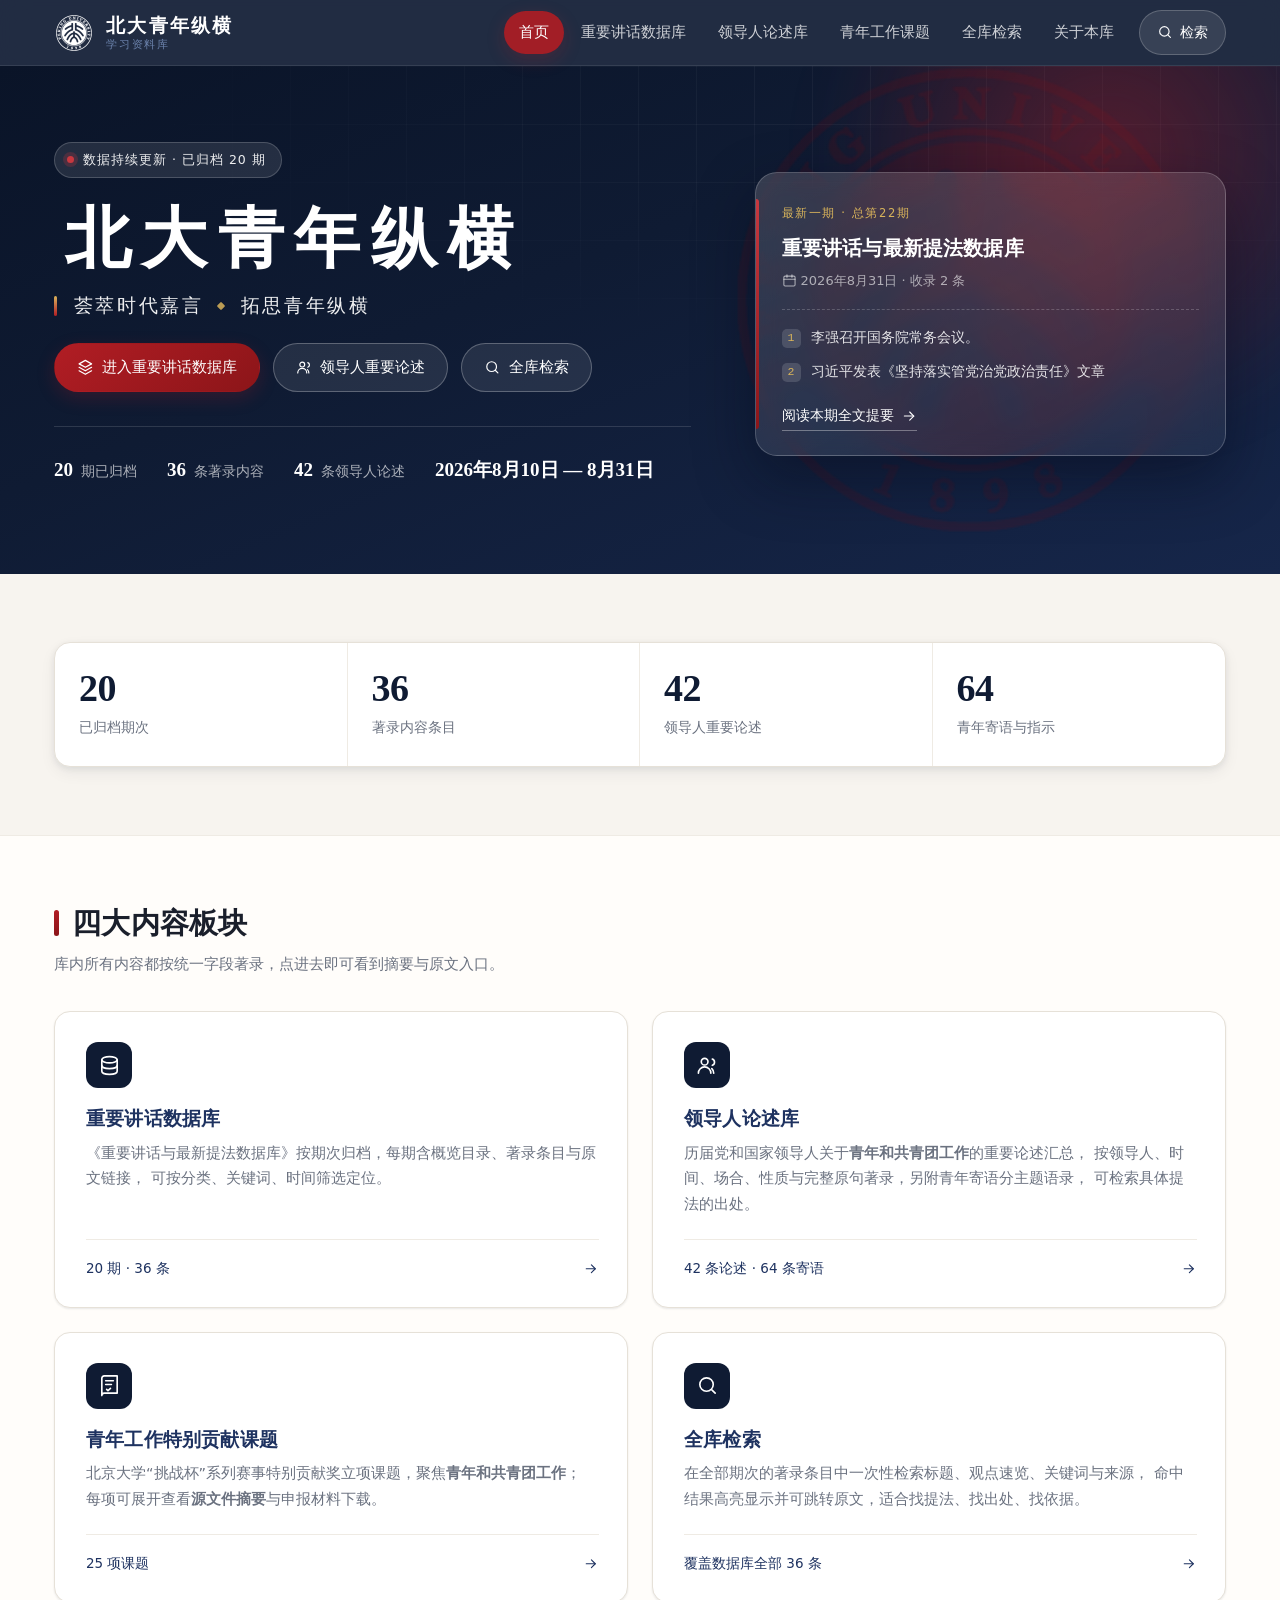
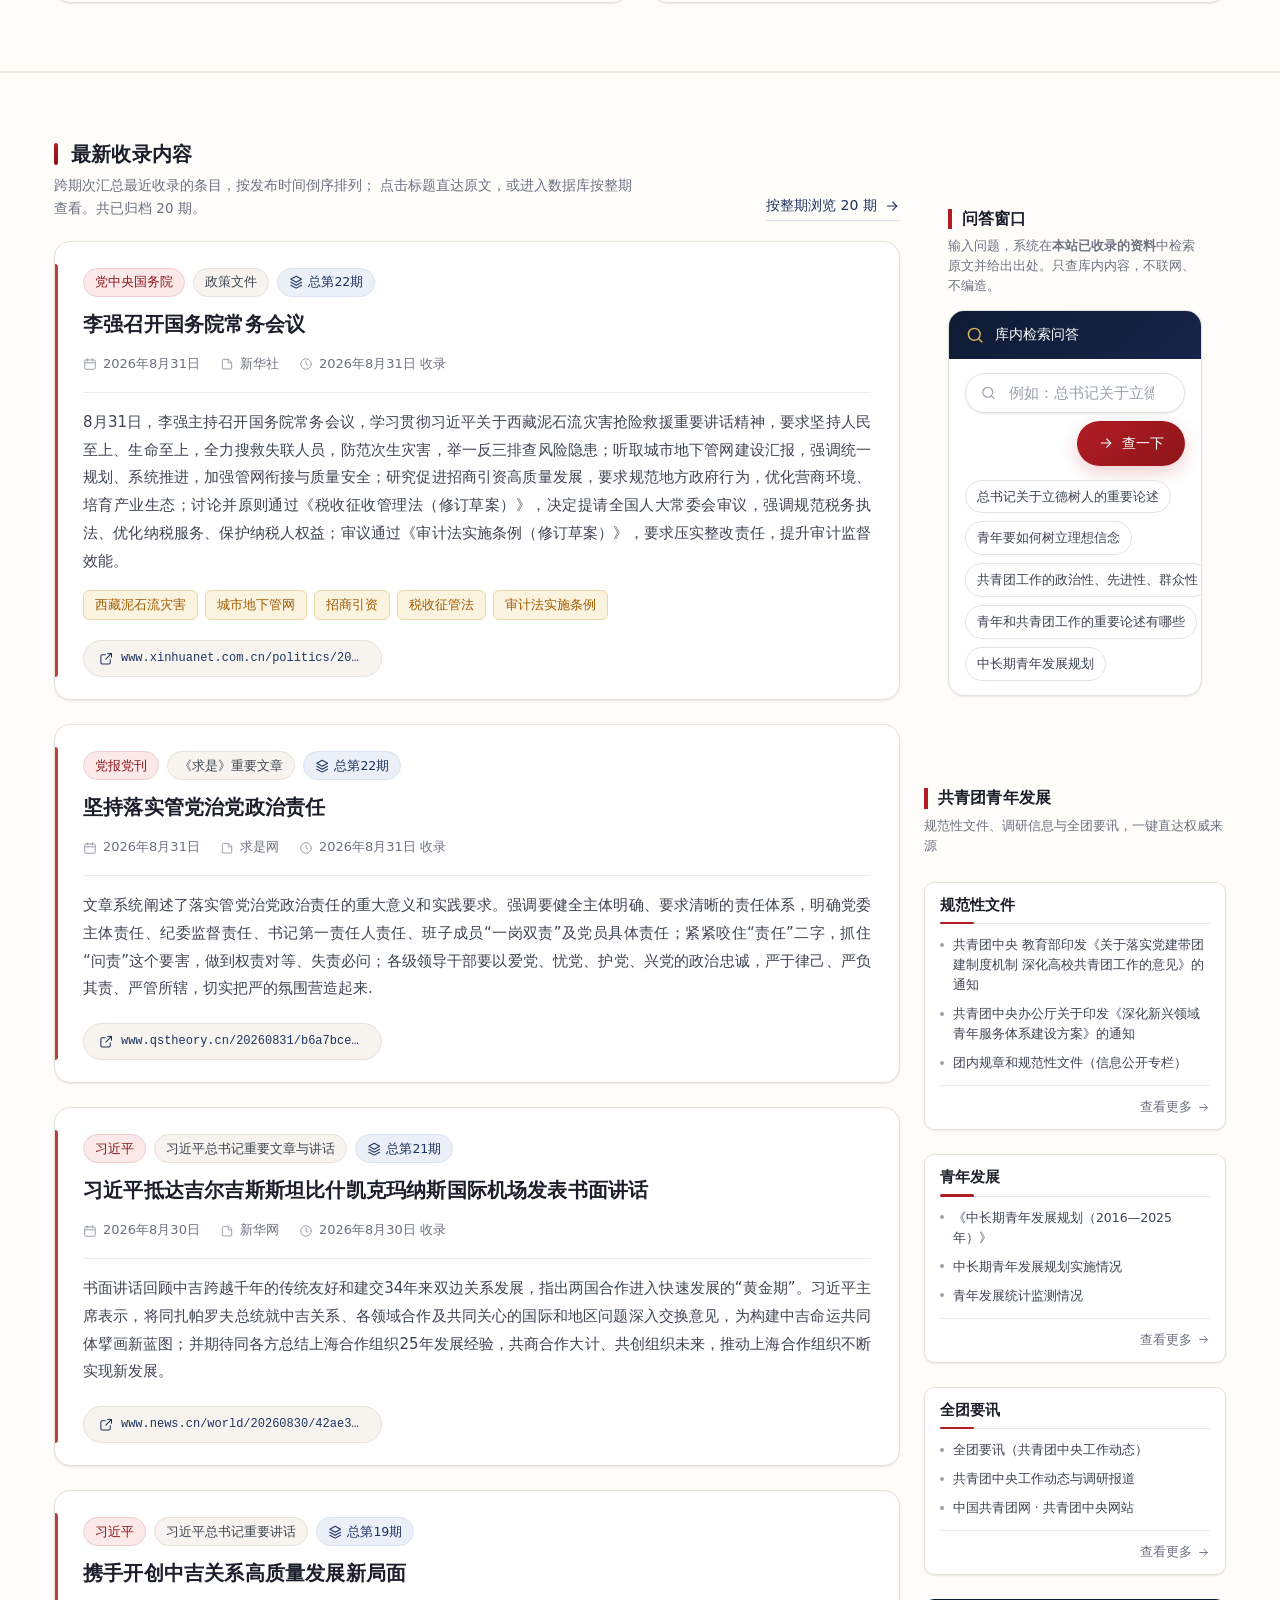
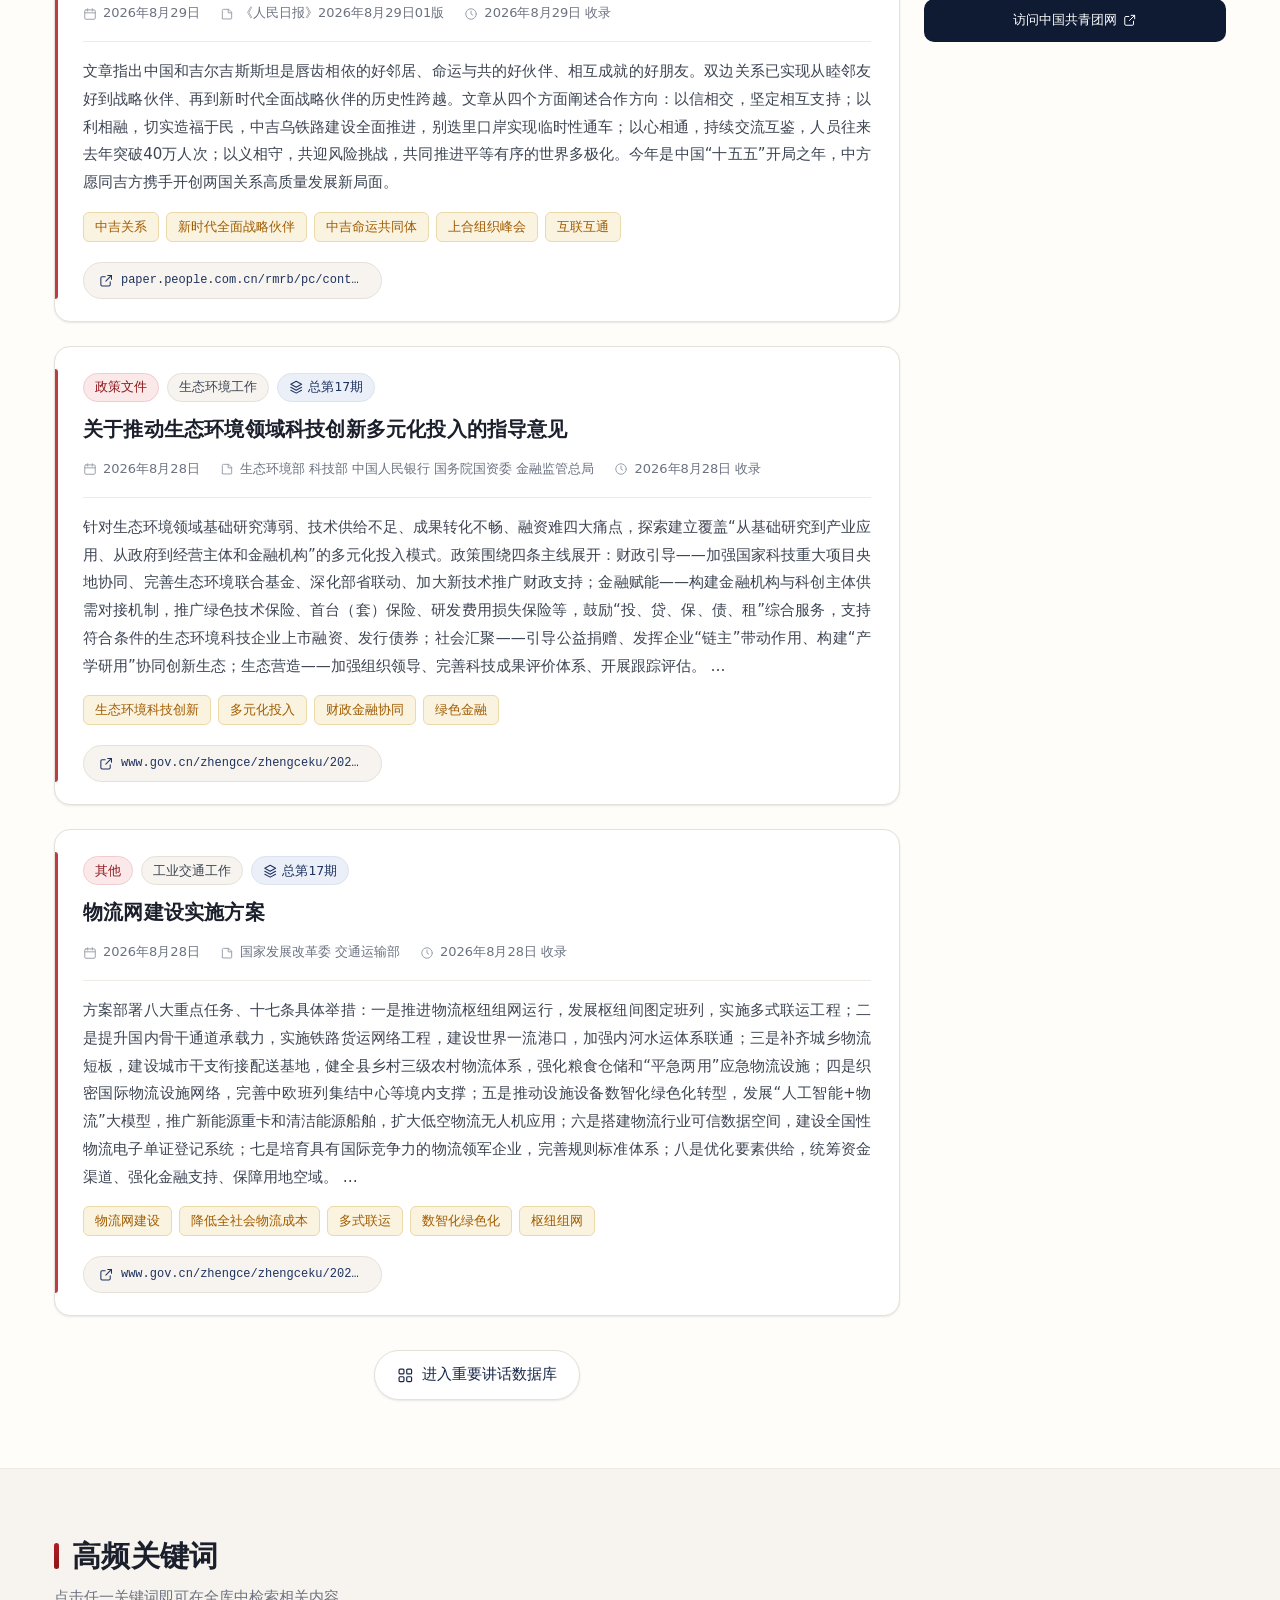
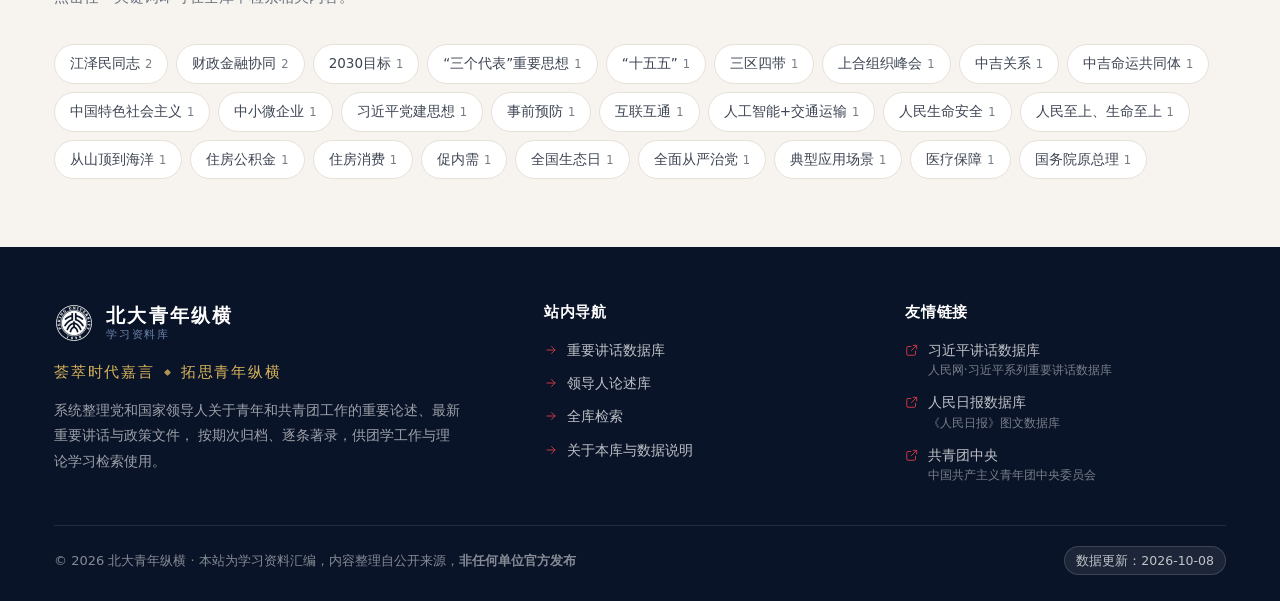
<file: site/index.html>
<!DOCTYPE html>
<html lang="zh-CN">
<head>
<meta charset="UTF-8">
<meta name="viewport" content="width=device-width, initial-scale=1">
<title>北大青年纵横 · 学习资料库</title>
<meta name="description" content="北大青年纵横：荟萃时代嘉言，拓思青年纵横。收录党和国家领导人关于青年和共青团工作的重要论述，以及《重要讲话与最新提法数据库》各期政策文件与权威文章，支持关键词检索与原文跳转。">
<meta name="theme-color" content="#0f1b33">
<link rel="icon" href="assets/favicon.png">
<link rel="stylesheet" href="assets/style.css">
</head>
<body>
  <a class="skip-link" href="#main">跳到主要内容</a>
  <header class="nav">
    <div class="wrap nav-inner">
      <a class="brand" href="index.html">
        <span class="brand-mark" aria-hidden="true">
          <img src="assets/pku-logo-white.png" alt="" width="160" height="160" decoding="async">
        </span>
        <span class="brand-text">
          <span class="brand-name">北大青年纵横</span>
          <span class="brand-sub">学习资料库</span>
        </span>
      </a>
      <button class="nav-toggle" type="button" aria-label="展开导航菜单" aria-expanded="false">
        <svg class="ic ic-lg" viewBox="0 0 24 24"><path d="M4 7h16M4 12h16M4 17h16"/></svg>
      </button>
      <nav class="nav-links" aria-label="主导航">
        <a class="nav-link" href="index.html" aria-current="page">首页</a>
        <a class="nav-link" href="database.html">重要讲话数据库</a>
        <a class="nav-link" href="leaders.html">领导人论述库</a>
        <a class="nav-link" href="awards.html">青年工作课题</a>
        <a class="nav-link" href="search.html">全库检索</a>
        <a class="nav-link" href="about.html">关于本库</a>
        <a class="nav-cta" href="search.html">
          <svg class="ic" viewBox="0 0 24 24"><circle cx="11" cy="11" r="7"/><path d="m20 20-3.5-3.5"/></svg>
          检索
        </a>
      </nav>
    </div>
  </header>

<main id="main">
  <section class="hero">
    <img class="hero-emblem" src="assets/pku-emblem.png" alt="" aria-hidden="true" decoding="async">
    <div class="wrap hero-grid">
      <div>
        <span class="eyebrow"><span class="eyebrow-dot"></span>数据持续更新 · 已归档 20 期</span>
        <h1>北大青年纵横</h1>
        <p class="hero-couplet"><span>荟萃时代嘉言</span><i class="cp-dot" aria-hidden="true"></i><span>拓思青年纵横</span></p>
        <div class="hero-actions">
          <a class="btn btn-primary" href="database.html">
            <svg class="ic" viewBox="0 0 24 24"><path d="m12 2 9 5-9 5-9-5 9-5Z"/><path d="m3 12 9 5 9-5"/><path d="m3 17 9 5 9-5"/></svg>
            进入重要讲话数据库
          </a>
          <a class="btn btn-ghost" href="leaders.html">
            <svg class="ic" viewBox="0 0 24 24"><circle cx="9" cy="8" r="3.5"/><path d="M2.5 20a6.5 6.5 0 0 1 13 0"/><path d="M17 5.2a3.5 3.5 0 0 1 0 6.6M18.5 20a6.5 6.5 0 0 0-2-4.7"/></svg>
            领导人重要论述
          </a>
          <a class="btn btn-ghost" href="search.html">
            <svg class="ic" viewBox="0 0 24 24"><circle cx="11" cy="11" r="7"/><path d="m20 20-3.5-3.5"/></svg>
            全库检索
          </a>
        </div>
        <div class="hero-facts">
          <span class="hero-fact"><b>20</b> 期已归档</span>
          <span class="hero-fact"><b>36</b> 条著录内容</span>
          <span class="hero-fact"><b>42</b> 条领导人论述</span>
          <span class="hero-fact"><b>2026年8月10日 — 8月31日</b></span>
        </div>
      </div>
      <div id="latestIssue">
        <div class="hero-card">
          <span class="hero-card-tag">正在载入最新一期…</span>
          <h3>重要讲话与最新提法数据库</h3>
          <div class="hero-card-date">数据载入中</div>
        </div>
      </div>
    </div>
  </section>

  <section class="section">
    <div class="wrap">
      <div class="stats">
        <div class="stat">
          <div class="stat-num" data-stat="issueCount">20<small>期</small></div>
          <div class="stat-label">已归档期次</div>
        </div>
        <div class="stat">
          <div class="stat-num" data-stat="entryCount">36<small>条</small></div>
          <div class="stat-label">著录内容条目</div>
        </div>
        <div class="stat">
          <div class="stat-num" data-stat="leaderCount">42<small>条</small></div>
          <div class="stat-label">领导人重要论述</div>
        </div>
        <div class="stat">
          <div class="stat-num" data-stat="quoteCount">64<small>条</small></div>
          <div class="stat-label">青年寄语与指示</div>
        </div>
      </div>
    </div>
  </section>

  <section class="section section-alt">
    <div class="wrap">
      <div class="section-head">
        <div>
          <h2 class="section-title">四大内容板块</h2>
          <p class="section-desc">库内所有内容都按统一字段著录，点进去即可看到摘要与原文入口。</p>
        </div>
      </div>
      <div class="entry-grid entry-grid-2">
        <a class="entry reveal" href="database.html">
          <span class="entry-icon">
            <svg class="ic" viewBox="0 0 24 24"><ellipse cx="12" cy="6" rx="8" ry="3.2"/><path d="M4 6v12c0 1.8 3.6 3.2 8 3.2s8-1.4 8-3.2V6"/><path d="M4 12c0 1.8 3.6 3.2 8 3.2s8-1.4 8-3.2"/></svg>
          </span>
          <h3>重要讲话数据库</h3>
          <p>《重要讲话与最新提法数据库》按期次归档，每期含概览目录、著录条目与原文链接，
             可按分类、关键词、时间筛选定位。</p>
          <span class="entry-foot">
            <span>20 期 · 36 条</span>
            <svg class="ic" viewBox="0 0 24 24"><path d="M5 12h14"/><path d="m13 6 6 6-6 6"/></svg>
          </span>
        </a>
        <a class="entry reveal" href="leaders.html">
          <span class="entry-icon">
            <svg class="ic" viewBox="0 0 24 24"><circle cx="9" cy="8" r="3.5"/><path d="M2.5 20a6.5 6.5 0 0 1 13 0"/><path d="M17 5.2a3.5 3.5 0 0 1 0 6.6M18.5 20a6.5 6.5 0 0 0-2-4.7"/></svg>
          </span>
          <h3>领导人论述库</h3>
          <p>历届党和国家领导人关于<b>青年和共青团工作</b>的重要论述汇总，
             按领导人、时间、场合、性质与完整原句著录，另附青年寄语分主题语录，
             可检索具体提法的出处。</p>
          <span class="entry-foot">
            <span>42 条论述 · 64 条寄语</span>
            <svg class="ic" viewBox="0 0 24 24"><path d="M5 12h14"/><path d="m13 6 6 6-6 6"/></svg>
          </span>
        </a>
        <a class="entry reveal" href="awards.html">
          <span class="entry-icon">
            <svg class="ic" viewBox="0 0 24 24"><path d="M4 4.5A2.5 2.5 0 0 1 6.5 2H20v18H6.5A2.5 2.5 0 0 0 4 22.5Z"/><path d="M8 7h8M8 11h6"/><path d="m9 16 1.4 1.4L13 15"/></svg>
          </span>
          <h3>青年工作特别贡献课题</h3>
          <p>北京大学“挑战杯”系列赛事特别贡献奖立项课题，聚焦<b>青年和共青团工作</b>；
             每项可展开查看<b>源文件摘要</b>与申报材料下载。</p>
          <span class="entry-foot">
            <span>25 项课题</span>
            <svg class="ic" viewBox="0 0 24 24"><path d="M5 12h14"/><path d="m13 6 6 6-6 6"/></svg>
          </span>
        </a>
        <a class="entry reveal" href="search.html">
          <span class="entry-icon">
            <svg class="ic" viewBox="0 0 24 24"><circle cx="11" cy="11" r="7"/><path d="m20 20-3.5-3.5"/></svg>
          </span>
          <h3>全库检索</h3>
          <p>在全部期次的著录条目中一次性检索标题、观点速览、关键词与来源，
             命中结果高亮显示并可跳转原文，适合找提法、找出处、找依据。</p>
          <span class="entry-foot">
            <span>覆盖数据库全部 36 条</span>
            <svg class="ic" viewBox="0 0 24 24"><path d="M5 12h14"/><path d="m13 6 6 6-6 6"/></svg>
          </span>
        </a>
      </div>
    </div>
  </section>

  <section class="section section-alt" id="tianSection">
    <div class="wrap">
      <div class="tian-grid">
        <div class="tian-cell" id="recentSection">
          <div class="section-head">
            <div>
              <h2 class="section-title">最新收录内容</h2>
              <p class="section-desc">
                跨期次汇总最近收录的条目，按发布时间倒序排列；
                点击标题直达原文，或进入数据库按整期查看。共已归档 20 期。
              </p>
            </div>
            <a class="section-link" href="database.html">
              按整期浏览 20 期
              <svg class="ic" viewBox="0 0 24 24"><path d="M5 12h14"/><path d="m13 6 6 6-6 6"/></svg>
            </a>
          </div>
          <div class="entry-list" id="latestItems"></div>
          <div class="more-wrap">
            <a class="btn btn-outline" href="database.html">
              <svg class="ic" viewBox="0 0 24 24"><rect x="3" y="3" width="7" height="7" rx="1.5"/><rect x="14" y="3" width="7" height="7" rx="1.5"/><rect x="3" y="14" width="7" height="7" rx="1.5"/><rect x="14" y="14" width="7" height="7" rx="1.5"/></svg>
              进入重要讲话数据库
            </a>
          </div>
        </div>
        <div class="tian-cell tian-side">
          <div class="tian-side-block">

  <section class="section" id="qa">
    <div class="wrap">
      <div class="section-head">
        <div>
          <h2 class="section-title">问答窗口</h2>
          <p class="section-desc">
            输入问题，系统在<strong>本站已收录的资料</strong>中检索原文并给出出处。只查库内内容，不联网、不编造。
          </p>
        </div>
      </div>

      <div class="qa-panel">
        <div class="qa-head">
          <svg class="ic ic-lg" viewBox="0 0 24 24"><circle cx="11" cy="11" r="7"/><path d="m20 20-3.5-3.5"/></svg>
          <span>库内检索问答</span>
          <small>数据范围：领导人论述 42 条 · 重要文章 12 篇 · 青春寄语 64 条 · 课题 25 项 · 数据库条目 36 条</small>
        </div>
        <div class="qa-body">
          <div class="qa-input-row">
            <div class="search-box">
              <svg class="ic" viewBox="0 0 24 24"><circle cx="11" cy="11" r="7"/><path d="m20 20-3.5-3.5"/></svg>
              <label class="sr-only" for="qaInput">输入问题</label>
              <input id="qaInput" type="search" placeholder="例如：总书记关于立德树人的重要论述有哪些？" autocomplete="off">
              <button class="search-clear" id="qaClear" type="button" aria-label="清空">
                <svg class="ic" viewBox="0 0 24 24"><path d="M18 6 6 18M6 6l12 12"/></svg>
              </button>
            </div>
            <button class="btn btn-primary" id="qaAsk" type="button">
              <svg class="ic" viewBox="0 0 24 24"><path d="M5 12h14"/><path d="m13 6 6 6-6 6"/></svg>
              查一下
            </button>
          </div>
          <div class="qa-examples" id="qaExamples">
            <button class="chip" type="button" data-q="总书记关于立德树人的重要论述">总书记关于立德树人的重要论述</button>
            <button class="chip" type="button" data-q="青年要如何树立理想信念">青年要如何树立理想信念</button>
            <button class="chip" type="button" data-q="共青团工作的政治性、先进性、群众性">共青团工作的政治性、先进性、群众性</button>
            <button class="chip" type="button" data-q="青年和共青团工作的重要论述有哪些">青年和共青团工作的重要论述有哪些</button>
            <button class="chip" type="button" data-q="中长期青年发展规划">中长期青年发展规划</button>
          </div>
          <div class="qa-answer" id="qaAnswer" hidden></div>
        </div>
      </div>
    </div>
  </section>

          </div>
          <div class="tian-side-block">
      <aside class="home-side">
        <div class="side-block-head">
          <h2 class="side-title">共青团青年发展</h2>
          <p class="side-desc">规范性文件、调研信息与全团要讯，一键直达权威来源</p>
        </div>
        <div class="doufu">
          <h2 class="doufu-title">规范性文件</h2>
          <ul class="doufu-list">
            <li><a href="https://www.gqt.org.cn/xxgk/tngz_gfwj/" target="_blank" rel="noopener noreferrer">共青团中央 教育部印发《关于落实党建带团建制度机制 深化高校共青团工作的意见》的通知</a></li>
            <li><a href="https://www.gqt.org.cn/xxgk/tngz_gfwj/" target="_blank" rel="noopener noreferrer">共青团中央办公厅关于印发《深化新兴领域青年服务体系建设方案》的通知</a></li>
            <li><a href="https://www.gqt.org.cn/xxgk/" target="_blank" rel="noopener noreferrer">团内规章和规范性文件（信息公开专栏）</a></li>
          </ul>
          <a class="doufu-more" href="https://www.gqt.org.cn/xxgk/" target="_blank" rel="noopener noreferrer">查看更多 <svg class="ic" viewBox="0 0 24 24"><path d="M5 12h14"/><path d="m13 6 6 6-6 6"/></svg></a>
        </div>
        <div class="doufu">
          <h2 class="doufu-title">青年发展</h2>
          <ul class="doufu-list">
            <li><a href="https://www.gov.cn/gongbao/content/2017/content_5189005.htm" target="_blank" rel="noopener noreferrer">《中长期青年发展规划（2016—2025年）》</a></li>
            <li><a href="https://www.gqt.org.cn/sylm/qnfzgh/" target="_blank" rel="noopener noreferrer">中长期青年发展规划实施情况</a></li>
            <li><a href="https://www.gqt.org.cn/sylm/qnfzgh/" target="_blank" rel="noopener noreferrer">青年发展统计监测情况</a></li>
          </ul>
          <a class="doufu-more" href="https://www.gqt.org.cn/sylm/qnfzgh/" target="_blank" rel="noopener noreferrer">查看更多 <svg class="ic" viewBox="0 0 24 24"><path d="M5 12h14"/><path d="m13 6 6 6-6 6"/></svg></a>
        </div>
        <div class="doufu">
          <h2 class="doufu-title">全团要讯</h2>
          <ul class="doufu-list">
            <li><a href="https://www.gqt.org.cn/tngz/" target="_blank" rel="noopener noreferrer">全团要讯（共青团中央工作动态）</a></li>
            <li><a href="https://qnzz.youth.cn/gzdt/" target="_blank" rel="noopener noreferrer">共青团中央工作动态与调研报道</a></li>
            <li><a href="https://www.gqt.org.cn/" target="_blank" rel="noopener noreferrer">中国共青团网 · 共青团中央网站</a></li>
          </ul>
          <a class="doufu-more" href="https://www.gqt.org.cn/tngz/" target="_blank" rel="noopener noreferrer">查看更多 <svg class="ic" viewBox="0 0 24 24"><path d="M5 12h14"/><path d="m13 6 6 6-6 6"/></svg></a>
        </div>
        <a class="side-all" href="https://www.gqt.org.cn/" target="_blank" rel="noopener noreferrer">访问中国共青团网 <svg class="ic" viewBox="0 0 24 24"><path d="M14 4h6v6"/><path d="M20 4 11 13"/><path d="M18 14v5a2 2 0 0 1-2 2H5a2 2 0 0 1-2-2V8a2 2 0 0 1 2-2h5"/></svg></a>
      </aside>
          </div>
        </div>
      </div>
    </div>
  </section>

  <section class="section" id="kwSection">
    <div class="wrap">
      <div class="section-head">
        <div>
          <h2 class="section-title">高频关键词</h2>
          <p class="section-desc">点击任一关键词即可在全库中检索相关内容。</p>
        </div>
      </div>
      <div class="chip-row" id="kwCloud"></div>
    </div>
  </section>

</main>

  <footer class="footer">
    <div class="wrap">
      <div class="footer-grid">
        <div class="footer-brand">
          <div class="brand">
            <span class="brand-mark" aria-hidden="true">
              <img src="assets/pku-logo-white.png" alt="" width="160" height="160" decoding="async">
            </span>
            <span class="brand-text">
              <span class="brand-name">北大青年纵横</span>
              <span class="brand-sub">学习资料库</span>
            </span>
          </div>
          <p class="footer-couplet">荟萃时代嘉言<span class="cp-dot-sm" aria-hidden="true"></span>拓思青年纵横</p>
          <p>系统整理党和国家领导人关于青年和共青团工作的重要论述、最新重要讲话与政策文件，
             按期次归档、逐条著录，供团学工作与理论学习检索使用。</p>
        </div>
        <div>
          <h4>站内导航</h4>
          <div class="footer-links">
            <a class="footer-link" href="database.html">
              <svg class="ic" viewBox="0 0 24 24"><path d="M5 12h14"/><path d="m13 6 6 6-6 6"/></svg>
              <span>重要讲话数据库</span>
            </a>
            <a class="footer-link" href="leaders.html">
              <svg class="ic" viewBox="0 0 24 24"><path d="M5 12h14"/><path d="m13 6 6 6-6 6"/></svg>
              <span>领导人论述库</span>
            </a>
            <a class="footer-link" href="search.html">
              <svg class="ic" viewBox="0 0 24 24"><path d="M5 12h14"/><path d="m13 6 6 6-6 6"/></svg>
              <span>全库检索</span>
            </a>
            <a class="footer-link" href="about.html">
              <svg class="ic" viewBox="0 0 24 24"><path d="M5 12h14"/><path d="m13 6 6 6-6 6"/></svg>
              <span>关于本库与数据说明</span>
            </a>
          </div>
        </div>
        <div>
          <h4>友情链接</h4>
          <div class="footer-links">
            <a class="footer-link" href="http://jhsjk.people.cn/" target="_blank" rel="noopener noreferrer">
              <svg class="ic" viewBox="0 0 24 24"><path d="M14 4h6v6"/><path d="M20 4 11 13"/><path d="M18 14v5a2 2 0 0 1-2 2H5a2 2 0 0 1-2-2V8a2 2 0 0 1 2-2h5"/></svg>
              <span>习近平讲话数据库<small>人民网·习近平系列重要讲话数据库</small></span>
            </a>
            <a class="footer-link" href="http://paper.people.com.cn/" target="_blank" rel="noopener noreferrer">
              <svg class="ic" viewBox="0 0 24 24"><path d="M14 4h6v6"/><path d="M20 4 11 13"/><path d="M18 14v5a2 2 0 0 1-2 2H5a2 2 0 0 1-2-2V8a2 2 0 0 1 2-2h5"/></svg>
              <span>人民日报数据库<small>《人民日报》图文数据库</small></span>
            </a>
            <a class="footer-link" href="https://www.gqt.org.cn/" target="_blank" rel="noopener noreferrer">
              <svg class="ic" viewBox="0 0 24 24"><path d="M14 4h6v6"/><path d="M20 4 11 13"/><path d="M18 14v5a2 2 0 0 1-2 2H5a2 2 0 0 1-2-2V8a2 2 0 0 1 2-2h5"/></svg>
              <span>共青团中央<small>中国共产主义青年团中央委员会</small></span>
            </a>
          </div>
        </div>
      </div>
      <div class="footer-bottom">
        <span>© <span data-year>2026</span> 北大青年纵横 · 本站为学习资料汇编，内容整理自公开来源，<strong>非任何单位官方发布</strong></span>
        <span class="tag">数据更新：2026-10-08</span>
      </div>
    </div>
  </footer>

  <button class="to-top" type="button" aria-label="返回顶部">
    <svg class="ic" viewBox="0 0 24 24"><path d="M12 19V5"/><path d="m6 11 6-6 6 6"/></svg>
  </button>

<script src="data/db.js"></script>
<script src="assets/app.js"></script>
</body>
</html>
</file>
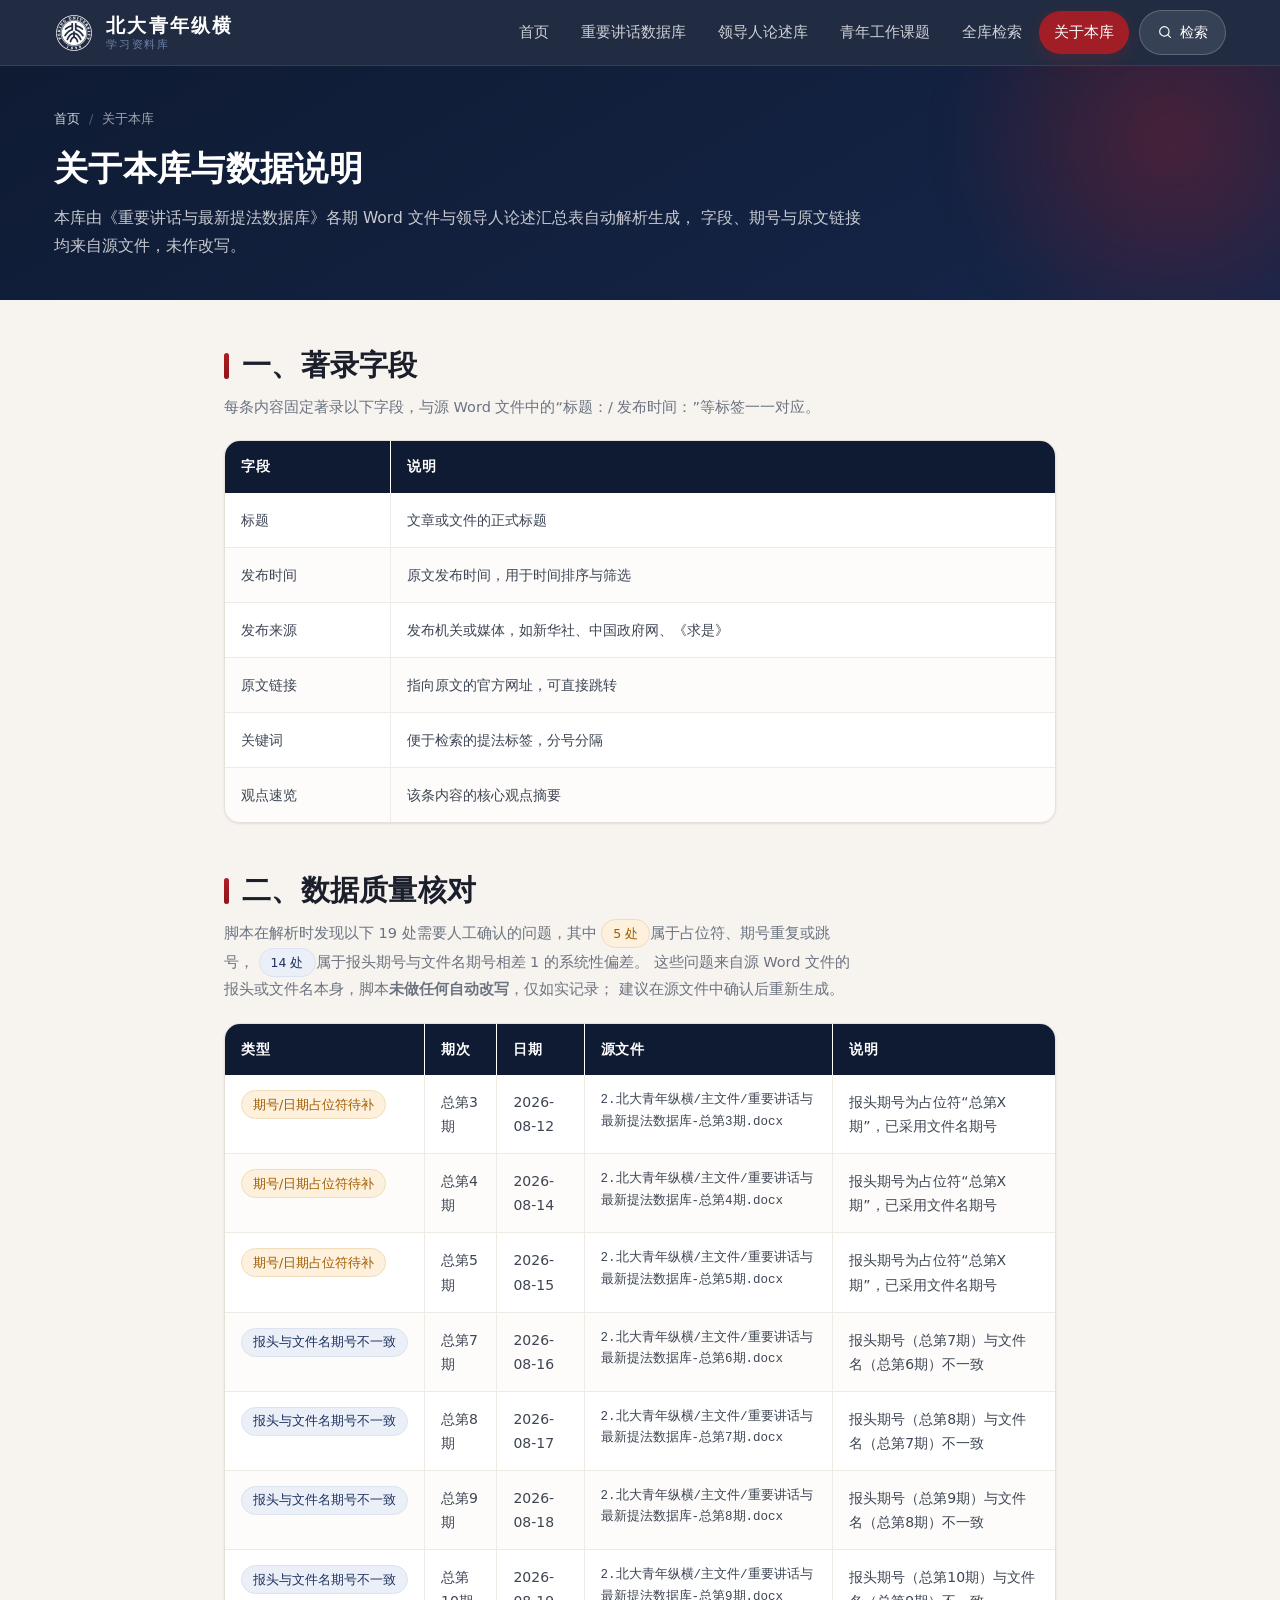
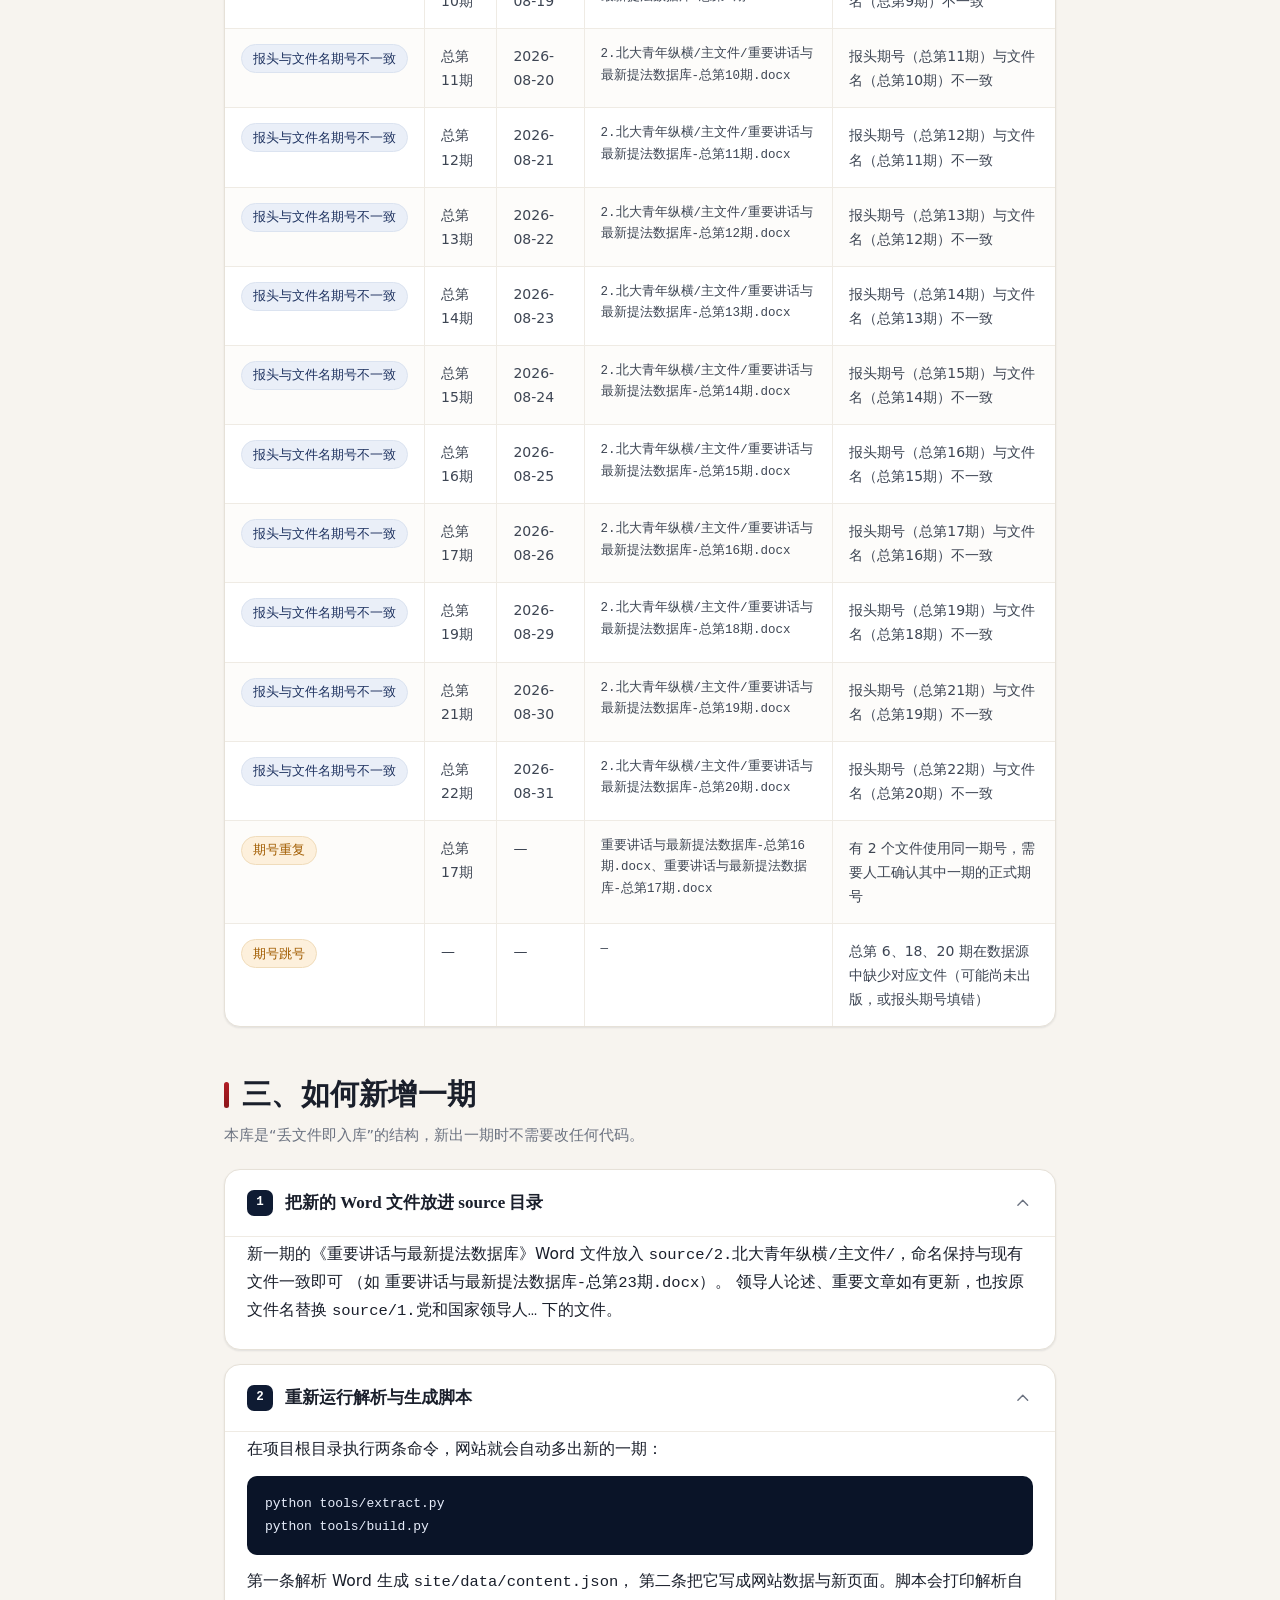
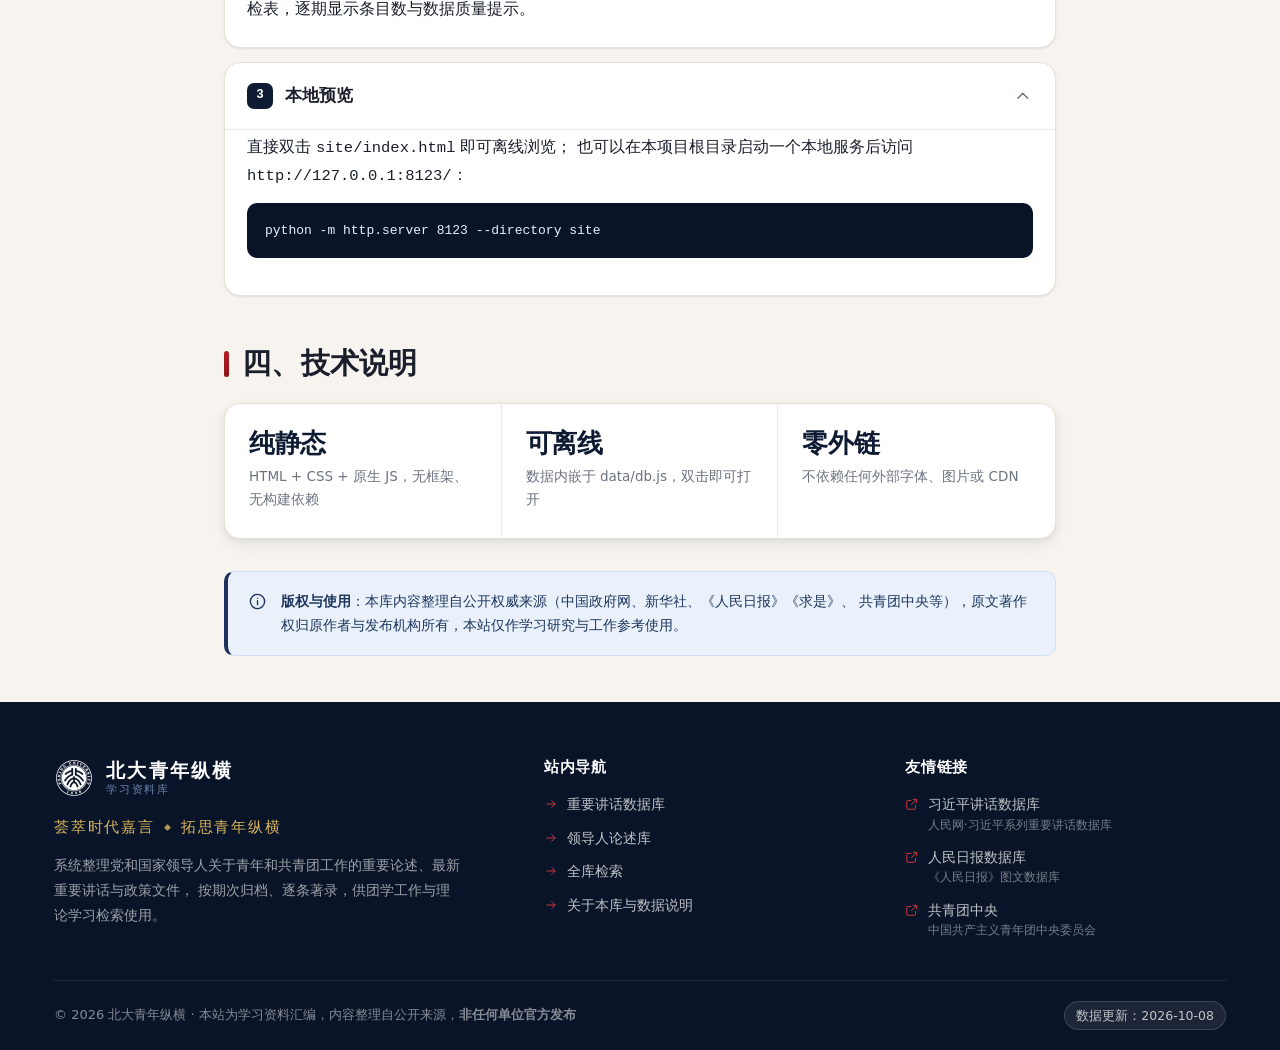
<file: site/about.html>
<!DOCTYPE html>
<html lang="zh-CN">
<head>
<meta charset="UTF-8">
<meta name="viewport" content="width=device-width, initial-scale=1">
<title>关于本库 · 北大青年纵横</title>
<meta name="description" content="著录字段说明、数据质量核对结果、新增期次的操作步骤与技术说明。">
<meta name="theme-color" content="#0f1b33">
<link rel="icon" href="assets/favicon.png">
<link rel="stylesheet" href="assets/style.css">
</head>
<body>
  <a class="skip-link" href="#main">跳到主要内容</a>
  <header class="nav">
    <div class="wrap nav-inner">
      <a class="brand" href="index.html">
        <span class="brand-mark" aria-hidden="true">
          <img src="assets/pku-logo-white.png" alt="" width="160" height="160" decoding="async">
        </span>
        <span class="brand-text">
          <span class="brand-name">北大青年纵横</span>
          <span class="brand-sub">学习资料库</span>
        </span>
      </a>
      <button class="nav-toggle" type="button" aria-label="展开导航菜单" aria-expanded="false">
        <svg class="ic ic-lg" viewBox="0 0 24 24"><path d="M4 7h16M4 12h16M4 17h16"/></svg>
      </button>
      <nav class="nav-links" aria-label="主导航">
        <a class="nav-link" href="index.html">首页</a>
        <a class="nav-link" href="database.html">重要讲话数据库</a>
        <a class="nav-link" href="leaders.html">领导人论述库</a>
        <a class="nav-link" href="awards.html">青年工作课题</a>
        <a class="nav-link" href="search.html">全库检索</a>
        <a class="nav-link" href="about.html" aria-current="page">关于本库</a>
        <a class="nav-cta" href="search.html">
          <svg class="ic" viewBox="0 0 24 24"><circle cx="11" cy="11" r="7"/><path d="m20 20-3.5-3.5"/></svg>
          检索
        </a>
      </nav>
    </div>
  </header>

<main id="main">
  <section class="doc-head">
    <div class="wrap">
      <div class="crumb">
        <a href="index.html">首页</a><span class="sep">/</span><span>关于本库</span>
      </div>
      <h1>关于本库与数据说明</h1>
      <p class="lede">
        本库由《重要讲话与最新提法数据库》各期 Word 文件与领导人论述汇总表自动解析生成，
        字段、期号与原文链接均来自源文件，未作改写。
      </p>
    </div>
  </section>

  <section class="section-tight">
    <div class="wrap wrap-narrow">
      <h2 class="section-title" id="fields">一、著录字段</h2>
      <p class="section-desc">每条内容固定著录以下字段，与源 Word 文件中的“标题：/ 发布时间：”等标签一一对应。</p>
      <div class="table-wrap" style="margin-top:20px">
        <div class="table-scroll">
          <table class="data" style="min-width:0">
            <thead>
              <tr><th scope="col">字段</th><th scope="col">说明</th></tr>
            </thead>
            <tbody>
              <tr><td>标题</td><td>文章或文件的正式标题</td></tr>
              <tr><td>发布时间</td><td>原文发布时间，用于时间排序与筛选</td></tr>
              <tr><td>发布来源</td><td>发布机关或媒体，如新华社、中国政府网、《求是》</td></tr>
              <tr><td>原文链接</td><td>指向原文的官方网址，可直接跳转</td></tr>
              <tr><td>关键词</td><td>便于检索的提法标签，分号分隔</td></tr>
              <tr><td>观点速览</td><td>该条内容的核心观点摘要</td></tr>
            </tbody>
          </table>
        </div>
      </div>

      <h2 class="section-title" id="quality" style="margin-top:48px">二、数据质量核对</h2>
      <p class="section-desc">
        脚本在解析时发现以下 19 处需要人工确认的问题，其中
        <span class="tag tag-amber">5 处</span>属于占位符、期号重复或跳号，
        <span class="tag tag-navy">14 处</span>属于报头期号与文件名期号相差 1 的系统性偏差。
        这些问题来自源 Word 文件的报头或文件名本身，脚本<strong>未做任何自动改写</strong>，仅如实记录；
        建议在源文件中确认后重新生成。
      </p>
      <div class="table-wrap" style="margin-top:20px">
        <div class="table-scroll">
          <table class="data" style="min-width:820px">
            <thead>
              <tr>
                <th scope="col">类型</th><th scope="col">期次</th><th scope="col">日期</th>
                <th scope="col">源文件</th><th scope="col">说明</th>
              </tr>
            </thead>
            <tbody id="qualityBody"></tbody>
          </table>
        </div>
      </div>

      <h2 class="section-title" id="update" style="margin-top:48px">三、如何新增一期</h2>
      <p class="section-desc">本库是“丢文件即入库”的结构，新出一期时不需要改任何代码。</p>
      <div class="acc" style="margin-top:20px">
        <button class="acc-head" aria-expanded="true">
          <span class="lead"><span class="idx">1</span><span>把新的 Word 文件放进 source 目录</span></span>
          <svg class="ic" viewBox="0 0 24 24"><path d="m6 9 6 6 6-6"/></svg>
        </button>
        <div class="acc-body">
          <p>新一期的《重要讲话与最新提法数据库》Word 文件放入
            <code>source/2.北大青年纵横/主文件/</code>，命名保持与现有文件一致即可
            （如 <code>重要讲话与最新提法数据库-总第23期.docx</code>）。
            领导人论述、重要文章如有更新，也按原文件名替换 <code>source/1.党和国家领导人…</code> 下的文件。</p>
        </div>
      </div>
      <div class="acc" style="margin-top:14px">
        <button class="acc-head" aria-expanded="true">
          <span class="lead"><span class="idx">2</span><span>重新运行解析与生成脚本</span></span>
          <svg class="ic" viewBox="0 0 24 24"><path d="m6 9 6 6 6-6"/></svg>
        </button>
        <div class="acc-body">
          <p>在项目根目录执行两条命令，网站就会自动多出新的一期：</p>
          <pre style="background:var(--navy-900);color:#e8eefc;padding:16px 18px;border-radius:10px;overflow-x:auto;font-size:13px;line-height:1.8;font-family:var(--font-mono)">python tools/extract.py
python tools/build.py</pre>
          <p style="margin-top:12px">第一条解析 Word 生成 <code>site/data/content.json</code>，
            第二条把它写成网站数据与新页面。脚本会打印解析自检表，逐期显示条目数与数据质量提示。</p>
        </div>
      </div>
      <div class="acc" style="margin-top:14px">
        <button class="acc-head" aria-expanded="true">
          <span class="lead"><span class="idx">3</span><span>本地预览</span></span>
          <svg class="ic" viewBox="0 0 24 24"><path d="m6 9 6 6 6-6"/></svg>
        </button>
        <div class="acc-body">
          <p>直接双击 <code>site/index.html</code> 即可离线浏览；
            也可以在本项目根目录启动一个本地服务后访问 <code>http://127.0.0.1:8123/</code>：</p>
          <pre style="background:var(--navy-900);color:#e8eefc;padding:16px 18px;border-radius:10px;overflow-x:auto;font-size:13px;line-height:1.8;font-family:var(--font-mono)">python -m http.server 8123 --directory site</pre>
        </div>
      </div>

      <h2 class="section-title" id="tech" style="margin-top:48px">四、技术说明</h2>
      <div class="stats" style="margin-top:20px;grid-template-columns:repeat(3,minmax(0,1fr))">
        <div class="stat">
          <div class="stat-num" style="font-size:26px">纯静态</div>
          <div class="stat-label">HTML + CSS + 原生 JS，无框架、无构建依赖</div>
        </div>
        <div class="stat">
          <div class="stat-num" style="font-size:26px">可离线</div>
          <div class="stat-label">数据内嵌于 data/db.js，双击即可打开</div>
        </div>
        <div class="stat">
          <div class="stat-num" style="font-size:26px">零外链</div>
          <div class="stat-label">不依赖任何外部字体、图片或 CDN</div>
        </div>
      </div>

      <div class="notice notice-info" style="margin-top:32px">
        <svg class="ic" viewBox="0 0 24 24"><circle cx="12" cy="12" r="9"/><path d="M12 11v5M12 8h.01"/></svg>
        <div><strong>版权与使用</strong>：本库内容整理自公开权威来源（中国政府网、新华社、《人民日报》《求是》、
          共青团中央等），原文著作权归原作者与发布机构所有，本站仅作学习研究与工作参考使用。</div>
      </div>
    </div>
  </section>

</main>

  <footer class="footer">
    <div class="wrap">
      <div class="footer-grid">
        <div class="footer-brand">
          <div class="brand">
            <span class="brand-mark" aria-hidden="true">
              <img src="assets/pku-logo-white.png" alt="" width="160" height="160" decoding="async">
            </span>
            <span class="brand-text">
              <span class="brand-name">北大青年纵横</span>
              <span class="brand-sub">学习资料库</span>
            </span>
          </div>
          <p class="footer-couplet">荟萃时代嘉言<span class="cp-dot-sm" aria-hidden="true"></span>拓思青年纵横</p>
          <p>系统整理党和国家领导人关于青年和共青团工作的重要论述、最新重要讲话与政策文件，
             按期次归档、逐条著录，供团学工作与理论学习检索使用。</p>
        </div>
        <div>
          <h4>站内导航</h4>
          <div class="footer-links">
            <a class="footer-link" href="database.html">
              <svg class="ic" viewBox="0 0 24 24"><path d="M5 12h14"/><path d="m13 6 6 6-6 6"/></svg>
              <span>重要讲话数据库</span>
            </a>
            <a class="footer-link" href="leaders.html">
              <svg class="ic" viewBox="0 0 24 24"><path d="M5 12h14"/><path d="m13 6 6 6-6 6"/></svg>
              <span>领导人论述库</span>
            </a>
            <a class="footer-link" href="search.html">
              <svg class="ic" viewBox="0 0 24 24"><path d="M5 12h14"/><path d="m13 6 6 6-6 6"/></svg>
              <span>全库检索</span>
            </a>
            <a class="footer-link" href="about.html">
              <svg class="ic" viewBox="0 0 24 24"><path d="M5 12h14"/><path d="m13 6 6 6-6 6"/></svg>
              <span>关于本库与数据说明</span>
            </a>
          </div>
        </div>
        <div>
          <h4>友情链接</h4>
          <div class="footer-links">
            <a class="footer-link" href="http://jhsjk.people.cn/" target="_blank" rel="noopener noreferrer">
              <svg class="ic" viewBox="0 0 24 24"><path d="M14 4h6v6"/><path d="M20 4 11 13"/><path d="M18 14v5a2 2 0 0 1-2 2H5a2 2 0 0 1-2-2V8a2 2 0 0 1 2-2h5"/></svg>
              <span>习近平讲话数据库<small>人民网·习近平系列重要讲话数据库</small></span>
            </a>
            <a class="footer-link" href="http://paper.people.com.cn/" target="_blank" rel="noopener noreferrer">
              <svg class="ic" viewBox="0 0 24 24"><path d="M14 4h6v6"/><path d="M20 4 11 13"/><path d="M18 14v5a2 2 0 0 1-2 2H5a2 2 0 0 1-2-2V8a2 2 0 0 1 2-2h5"/></svg>
              <span>人民日报数据库<small>《人民日报》图文数据库</small></span>
            </a>
            <a class="footer-link" href="https://www.gqt.org.cn/" target="_blank" rel="noopener noreferrer">
              <svg class="ic" viewBox="0 0 24 24"><path d="M14 4h6v6"/><path d="M20 4 11 13"/><path d="M18 14v5a2 2 0 0 1-2 2H5a2 2 0 0 1-2-2V8a2 2 0 0 1 2-2h5"/></svg>
              <span>共青团中央<small>中国共产主义青年团中央委员会</small></span>
            </a>
          </div>
        </div>
      </div>
      <div class="footer-bottom">
        <span>© <span data-year>2026</span> 北大青年纵横 · 本站为学习资料汇编，内容整理自公开来源，<strong>非任何单位官方发布</strong></span>
        <span class="tag">数据更新：2026-10-08</span>
      </div>
    </div>
  </footer>

  <button class="to-top" type="button" aria-label="返回顶部">
    <svg class="ic" viewBox="0 0 24 24"><path d="M12 19V5"/><path d="m6 11 6-6 6 6"/></svg>
  </button>

<script src="data/db.js"></script>
<script src="assets/app.js"></script>
</body>
</html>
</file>
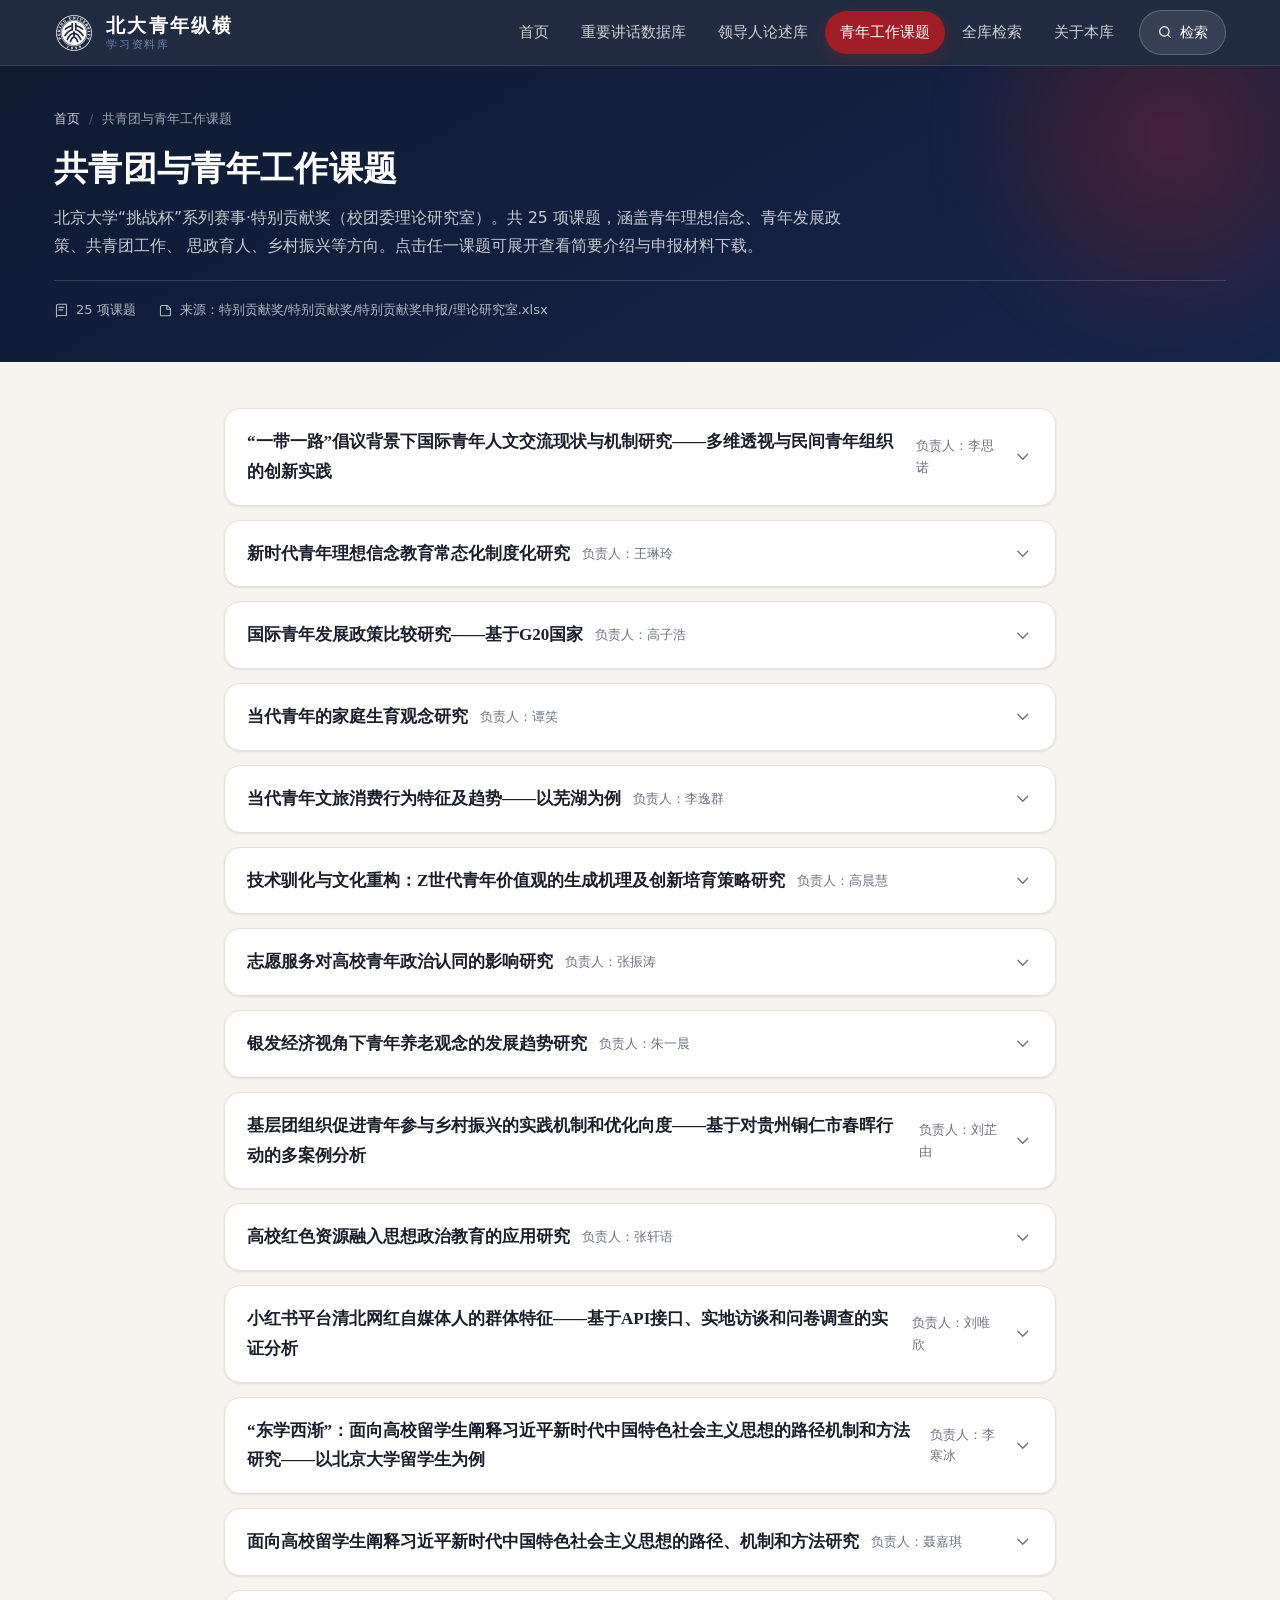
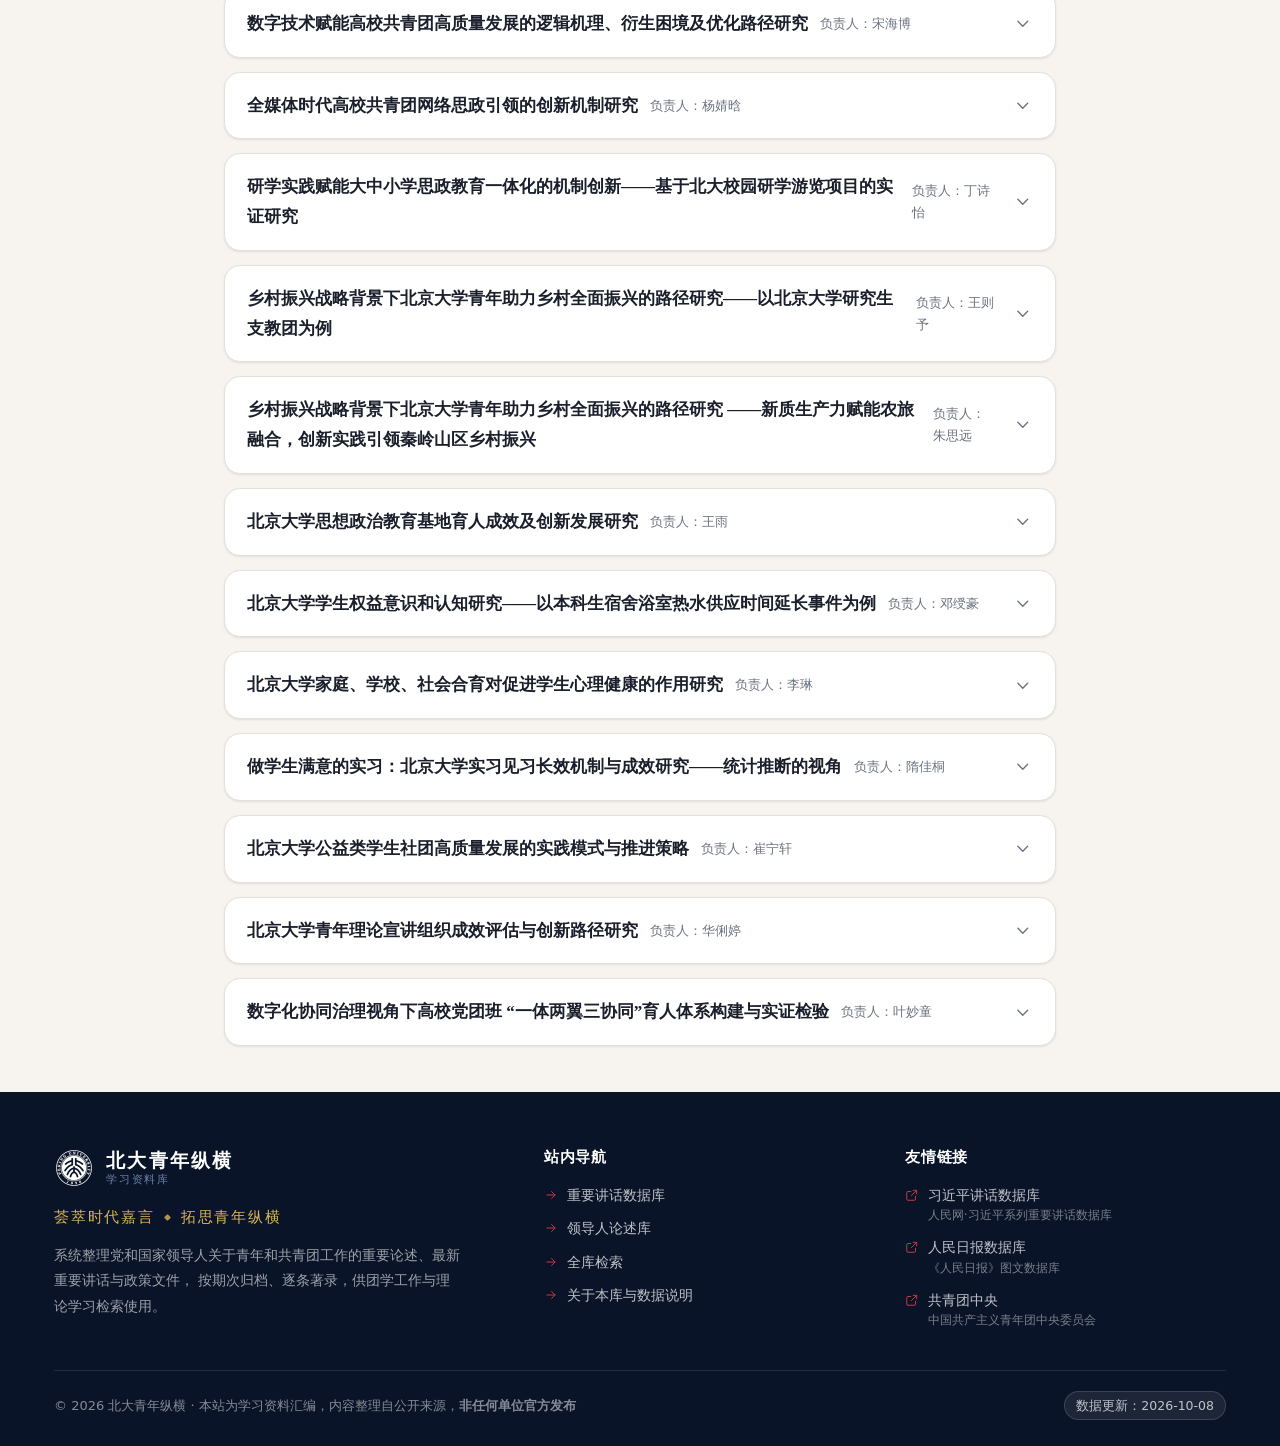
<file: site/awards.html>
<!DOCTYPE html>
<html lang="zh-CN">
<head>
<meta charset="UTF-8">
<meta name="viewport" content="width=device-width, initial-scale=1">
<title>共青团与青年工作课题 · 北大青年纵横</title>
<meta name="description" content="北京大学“挑战杯”系列赛事特别贡献奖（校团委理论研究室）课题清单，含简要介绍与申报材料下载。">
<meta name="theme-color" content="#0f1b33">
<link rel="icon" href="assets/favicon.png">
<link rel="stylesheet" href="assets/style.css">
</head>
<body>
  <a class="skip-link" href="#main">跳到主要内容</a>
  <header class="nav">
    <div class="wrap nav-inner">
      <a class="brand" href="index.html">
        <span class="brand-mark" aria-hidden="true">
          <img src="assets/pku-logo-white.png" alt="" width="160" height="160" decoding="async">
        </span>
        <span class="brand-text">
          <span class="brand-name">北大青年纵横</span>
          <span class="brand-sub">学习资料库</span>
        </span>
      </a>
      <button class="nav-toggle" type="button" aria-label="展开导航菜单" aria-expanded="false">
        <svg class="ic ic-lg" viewBox="0 0 24 24"><path d="M4 7h16M4 12h16M4 17h16"/></svg>
      </button>
      <nav class="nav-links" aria-label="主导航">
        <a class="nav-link" href="index.html">首页</a>
        <a class="nav-link" href="database.html">重要讲话数据库</a>
        <a class="nav-link" href="leaders.html">领导人论述库</a>
        <a class="nav-link" href="awards.html" aria-current="page">青年工作课题</a>
        <a class="nav-link" href="search.html">全库检索</a>
        <a class="nav-link" href="about.html">关于本库</a>
        <a class="nav-cta" href="search.html">
          <svg class="ic" viewBox="0 0 24 24"><circle cx="11" cy="11" r="7"/><path d="m20 20-3.5-3.5"/></svg>
          检索
        </a>
      </nav>
    </div>
  </header>

<main id="main">
  <section class="doc-head">
    <div class="wrap">
      <div class="crumb">
        <a href="index.html">首页</a><span class="sep">/</span><span>共青团与青年工作课题</span>
      </div>
      <h1>共青团与青年工作课题</h1>
      <p class="lede">
        北京大学“挑战杯”系列赛事·特别贡献奖（校团委理论研究室）。共 25 项课题，涵盖青年理想信念、青年发展政策、共青团工作、
        思政育人、乡村振兴等方向。点击任一课题可展开查看简要介绍与申报材料下载。
      </p>
      <div class="doc-head-meta">
        <span><svg class="ic" viewBox="0 0 24 24"><path d="M4 4.5A2.5 2.5 0 0 1 6.5 2H20v18H6.5A2.5 2.5 0 0 0 4 22.5Z"/><path d="M8 7h8M8 11h6"/></svg>25 项课题</span>
        <span><svg class="ic" viewBox="0 0 24 24"><path d="M4 19.5V6a2 2 0 0 1 2-2h9l5 5v10.5a1 1 0 0 1-1 1H5a1 1 0 0 1-1-1Z"/><path d="M14 4v6h6"/></svg>来源：特别贡献奖/特别贡献奖/特别贡献奖申报/理论研究室.xlsx</span>
      </div>
    </div>
  </section>

  <section class="section-tight">
    <div class="wrap wrap-narrow">
      <div class="acc reveal">
        <button class="acc-head" type="button" aria-expanded="false">
          <span class="lead"><span>“一带一路”倡议背景下国际青年人文交流现状与机制研究——多维透视与民间青年组织的创新实践</span><span class="cnt">负责人：李思诺</span></span>
          <svg class="ic" viewBox="0 0 24 24"><path d="m6 9 6 6 6-6"/></svg>
        </button>
        <div class="acc-body" hidden>
          <p class="award-intro">本文以“一带一路”倡议为背景，采用多维视角系统分析国际青年人文交流的整体现状，揭示其主体多元化、形式多样化及区域差异化特征。研究重点关注民间青年组织的创新实践，以北京大学学生国际交流协会（SICA）为典型案例，剖析其 “社团 + 项目” 双轨制架构及 CAMEL-LINK、TPIS 等特色项目的运作机制，凸显民间力量在文化传播、青年赋能中的独特优势。研究发现，当前国际青年人文交流存在资源整合碎片化、文化认知隔阂等困境，需通过 “政府引导 - 高校赋能 - 青年自主” 协同机制破解。</p>
          <div class="award-dl"><div class="award-dl-title">申报材料下载</div><ul class="dl-list">
                <li><a class="dl" href="../source/%E7%89%B9%E5%88%AB%E8%B4%A1%E7%8C%AE%E5%A5%96/%E7%89%B9%E5%88%AB%E8%B4%A1%E7%8C%AE%E5%A5%96/%E7%89%B9%E5%88%AB%E8%B4%A1%E7%8C%AE%E5%A5%96%E7%94%B3%E6%8A%A5/%E7%90%86%E8%AE%BA%E7%A0%94%E7%A9%B6%E5%AE%A4/28%E7%89%B9%E8%B4%A1%2B%E6%9D%8E%E6%80%9D%E8%AF%BA%2B%E4%BD%9C%E5%93%81%E6%8F%90%E4%BA%A4.pdf" download>作品提交（PDF）<svg class="ic" viewBox="0 0 24 24"><path d="M12 4v12"/><path d="m7 11 5 5 5-5"/><path d="M4 20h16"/></svg></a></li>
                <li><a class="dl" href="../source/%E7%89%B9%E5%88%AB%E8%B4%A1%E7%8C%AE%E5%A5%96/%E7%89%B9%E5%88%AB%E8%B4%A1%E7%8C%AE%E5%A5%96/%E7%89%B9%E5%88%AB%E8%B4%A1%E7%8C%AE%E5%A5%96%E7%94%B3%E6%8A%A5/%E7%90%86%E8%AE%BA%E7%A0%94%E7%A9%B6%E5%AE%A4/28%E7%89%B9%E8%B4%A1%2B%E6%9D%8E%E6%80%9D%E8%AF%BA%2B%E9%99%84%E4%BB%B6%E4%B8%80.pdf" download>附件一（PDF）<svg class="ic" viewBox="0 0 24 24"><path d="M12 4v12"/><path d="m7 11 5 5 5-5"/><path d="M4 20h16"/></svg></a></li>
            </ul></div>
        </div>
      </div>
      <div class="acc reveal">
        <button class="acc-head" type="button" aria-expanded="false">
          <span class="lead"><span>新时代青年理想信念教育常态化制度化研究</span><span class="cnt">负责人：王琳玲</span></span>
          <svg class="ic" viewBox="0 0 24 24"><path d="m6 9 6 6 6-6"/></svg>
        </button>
        <div class="acc-body" hidden>
          <p class="award-intro">青年理想信念教育事关党和国家后继有人这一根本大计，而推动青年理想信念教育常态化则是新时代新征程赋予青年理想信念教育工作的全新要求。推动理想信念教育常态化制度化发展，必须深入把握常态化制度化的核心要义，理解掌握其重大意义，剖析厘清其现实境遇与不足并积极探索实现常态化制度化的实现路径，努力在坚持“教育内容系统性、教育主体持久性、教育客体实践性、教育方式稳定性、教育评估实效性”的多重维度上下功夫，最终为……</p>
          <div class="award-dl"><div class="award-dl-title">申报材料下载</div><ul class="dl-list">
                <li><a class="dl" href="../source/%E7%89%B9%E5%88%AB%E8%B4%A1%E7%8C%AE%E5%A5%96/%E7%89%B9%E5%88%AB%E8%B4%A1%E7%8C%AE%E5%A5%96/%E7%89%B9%E5%88%AB%E8%B4%A1%E7%8C%AE%E5%A5%96%E7%94%B3%E6%8A%A5/%E7%90%86%E8%AE%BA%E7%A0%94%E7%A9%B6%E5%AE%A4/29%E7%89%B9%E8%B4%A1%2B%E7%8E%8B%E7%90%B3%E7%8E%B2%2B%E4%BD%9C%E5%93%81%E6%8F%90%E4%BA%A4.docx" download>作品提交（DOCX）<svg class="ic" viewBox="0 0 24 24"><path d="M12 4v12"/><path d="m7 11 5 5 5-5"/><path d="M4 20h16"/></svg></a></li>
                <li><a class="dl" href="../source/%E7%89%B9%E5%88%AB%E8%B4%A1%E7%8C%AE%E5%A5%96/%E7%89%B9%E5%88%AB%E8%B4%A1%E7%8C%AE%E5%A5%96/%E7%89%B9%E5%88%AB%E8%B4%A1%E7%8C%AE%E5%A5%96%E7%94%B3%E6%8A%A5/%E7%90%86%E8%AE%BA%E7%A0%94%E7%A9%B6%E5%AE%A4/29%E7%89%B9%E8%B4%A1%2B%E7%8E%8B%E7%90%B3%E7%8E%B2%2B%E9%99%84%E4%BB%B6%E4%B8%80.docx" download>附件一（DOCX）<svg class="ic" viewBox="0 0 24 24"><path d="M12 4v12"/><path d="m7 11 5 5 5-5"/><path d="M4 20h16"/></svg></a></li>
            </ul></div>
        </div>
      </div>
      <div class="acc reveal">
        <button class="acc-head" type="button" aria-expanded="false">
          <span class="lead"><span>国际青年发展政策比较研究——基于G20国家</span><span class="cnt">负责人：高子浩</span></span>
          <svg class="ic" viewBox="0 0 24 24"><path d="m6 9 6 6 6-6"/></svg>
        </button>
        <div class="acc-body" hidden>
          <p class="award-intro">2摘要本研究以 G20 成员国为研究样本，系统考察各国青年发展的现状以及青年发展政策的演进规律与实践创新，发现发达国家依托强制型工具的制度化约束与激励型工具的精准投放，形成产教深度融合的教育-就业政策体系；新兴经济体通过信息型工具的数字化转型与政企协同的规模化干预，构建起应对结构性失业的过渡性方案；转型国家则在文化调适与制度重构的张力中探索政策的本土化路径。</p>
          <div class="award-dl"><div class="award-dl-title">申报材料下载</div><ul class="dl-list">
                <li><a class="dl" href="../source/%E7%89%B9%E5%88%AB%E8%B4%A1%E7%8C%AE%E5%A5%96/%E7%89%B9%E5%88%AB%E8%B4%A1%E7%8C%AE%E5%A5%96/%E7%89%B9%E5%88%AB%E8%B4%A1%E7%8C%AE%E5%A5%96%E7%94%B3%E6%8A%A5/%E7%90%86%E8%AE%BA%E7%A0%94%E7%A9%B6%E5%AE%A4/30%E7%89%B9%E8%B4%A1%2B%E9%AB%98%E5%AD%90%E6%B5%A9%2B%E4%BD%9C%E5%93%81%E6%8F%90%E4%BA%A4.pdf" download>作品提交（PDF）<svg class="ic" viewBox="0 0 24 24"><path d="M12 4v12"/><path d="m7 11 5 5 5-5"/><path d="M4 20h16"/></svg></a></li>
                <li><a class="dl" href="../source/%E7%89%B9%E5%88%AB%E8%B4%A1%E7%8C%AE%E5%A5%96/%E7%89%B9%E5%88%AB%E8%B4%A1%E7%8C%AE%E5%A5%96/%E7%89%B9%E5%88%AB%E8%B4%A1%E7%8C%AE%E5%A5%96%E7%94%B3%E6%8A%A5/%E7%90%86%E8%AE%BA%E7%A0%94%E7%A9%B6%E5%AE%A4/30%E7%89%B9%E8%B4%A1%2B%E9%AB%98%E5%AD%90%E6%B5%A9%2B%E9%99%84%E4%BB%B6%E4%B8%80.docx" download>附件一（DOCX）<svg class="ic" viewBox="0 0 24 24"><path d="M12 4v12"/><path d="m7 11 5 5 5-5"/><path d="M4 20h16"/></svg></a></li>
            </ul></div>
        </div>
      </div>
      <div class="acc reveal">
        <button class="acc-head" type="button" aria-expanded="false">
          <span class="lead"><span>当代青年的家庭生育观念研究</span><span class="cnt">负责人：谭笑</span></span>
          <svg class="ic" viewBox="0 0 24 24"><path d="m6 9 6 6 6-6"/></svg>
        </button>
        <div class="acc-body" hidden>
          <p class="award-intro">本研究从人口结构转型与制度变迁的双重视角切入，揭示延迟退休政策对青年群体生育决策的差异化影响机制。基于500个有效样本的问卷调查数据，运用OLS模型进行实证分析，并综合考量职业状态、收入水平等控制变量。研究发现，延迟退休政策对生育意愿的直接影响不显著，不同模型设定下结果稳健。职业状态和收入水平对生育意愿影响显著，专业技术人员生育意愿较高，学生和高收入群体意愿较低。本研究分析模型存在解释力不足、变量分类过细、样本量较小等问题，建议未来研究优化变量分类，采用更适配模型并扩大样本量。</p>
          <div class="award-dl"><div class="award-dl-title">申报材料下载</div><ul class="dl-list">
                <li><a class="dl" href="../source/%E7%89%B9%E5%88%AB%E8%B4%A1%E7%8C%AE%E5%A5%96/%E7%89%B9%E5%88%AB%E8%B4%A1%E7%8C%AE%E5%A5%96/%E7%89%B9%E5%88%AB%E8%B4%A1%E7%8C%AE%E5%A5%96%E7%94%B3%E6%8A%A5/%E7%90%86%E8%AE%BA%E7%A0%94%E7%A9%B6%E5%AE%A4/31%E7%89%B9%E8%B4%A1%2B%E8%B0%AD%E7%AC%91%2B%E4%BD%9C%E5%93%81%E6%8F%90%E4%BA%A4.docx" download>作品提交（DOCX）<svg class="ic" viewBox="0 0 24 24"><path d="M12 4v12"/><path d="m7 11 5 5 5-5"/><path d="M4 20h16"/></svg></a></li>
                <li><a class="dl" href="../source/%E7%89%B9%E5%88%AB%E8%B4%A1%E7%8C%AE%E5%A5%96/%E7%89%B9%E5%88%AB%E8%B4%A1%E7%8C%AE%E5%A5%96/%E7%89%B9%E5%88%AB%E8%B4%A1%E7%8C%AE%E5%A5%96%E7%94%B3%E6%8A%A5/%E7%90%86%E8%AE%BA%E7%A0%94%E7%A9%B6%E5%AE%A4/31%E7%89%B9%E8%B4%A1%2B%E8%B0%AD%E7%AC%91%2B%E9%99%84%E4%BB%B6%E4%B8%80.docx" download>附件一（DOCX）<svg class="ic" viewBox="0 0 24 24"><path d="M12 4v12"/><path d="m7 11 5 5 5-5"/><path d="M4 20h16"/></svg></a></li>
                <li><a class="dl" href="../source/%E7%89%B9%E5%88%AB%E8%B4%A1%E7%8C%AE%E5%A5%96/%E7%89%B9%E5%88%AB%E8%B4%A1%E7%8C%AE%E5%A5%96/%E7%89%B9%E5%88%AB%E8%B4%A1%E7%8C%AE%E5%A5%96%E7%94%B3%E6%8A%A5/%E7%90%86%E8%AE%BA%E7%A0%94%E7%A9%B6%E5%AE%A4/31%E7%89%B9%E8%B4%A1%2B%E8%B0%AD%E7%AC%91%2B%E9%99%84%E4%BB%B6%E4%B8%80.pdf" download>附件一（PDF）<svg class="ic" viewBox="0 0 24 24"><path d="M12 4v12"/><path d="m7 11 5 5 5-5"/><path d="M4 20h16"/></svg></a></li>
            </ul></div>
        </div>
      </div>
      <div class="acc reveal">
        <button class="acc-head" type="button" aria-expanded="false">
          <span class="lead"><span>当代青年文旅消费行为特征及趋势——以芜湖为例</span><span class="cnt">负责人：李逸群</span></span>
          <svg class="ic" viewBox="0 0 24 24"><path d="m6 9 6 6 6-6"/></svg>
        </button>
        <div class="acc-body" hidden>
          <p class="award-intro">本研究基于302份有效问卷及实地调研数据，系统分析芜湖市青年文旅消费行为特征及发展趋势，旨在探索文旅供给与青年需求的适配路径。通过混合研究方法（定量问卷+质性访谈），发现青年消费呈现“高频短途化、体验社交化、文化数字化”三大趋势，其核心动因在于时间碎片化、社交资本积累与技术接受度的交互作用。创新性提出“红色积分激励体系”与“OMO文旅生态”建设方案，破解红色文旅“高意愿低转化”困境，实现传统文化资源的现代表达。</p>
          <div class="award-dl"><div class="award-dl-title">申报材料下载</div><ul class="dl-list">
                <li><a class="dl" href="../source/%E7%89%B9%E5%88%AB%E8%B4%A1%E7%8C%AE%E5%A5%96/%E7%89%B9%E5%88%AB%E8%B4%A1%E7%8C%AE%E5%A5%96/%E7%89%B9%E5%88%AB%E8%B4%A1%E7%8C%AE%E5%A5%96%E7%94%B3%E6%8A%A5/%E7%90%86%E8%AE%BA%E7%A0%94%E7%A9%B6%E5%AE%A4/32%E7%89%B9%E8%B4%A1%2B%E6%9D%8E%E9%80%B8%E7%BE%A4%2B%E4%BD%9C%E5%93%81%E6%8F%90%E4%BA%A4.docx" download>作品提交（DOCX）<svg class="ic" viewBox="0 0 24 24"><path d="M12 4v12"/><path d="m7 11 5 5 5-5"/><path d="M4 20h16"/></svg></a></li>
                <li><a class="dl" href="../source/%E7%89%B9%E5%88%AB%E8%B4%A1%E7%8C%AE%E5%A5%96/%E7%89%B9%E5%88%AB%E8%B4%A1%E7%8C%AE%E5%A5%96/%E7%89%B9%E5%88%AB%E8%B4%A1%E7%8C%AE%E5%A5%96%E7%94%B3%E6%8A%A5/%E7%90%86%E8%AE%BA%E7%A0%94%E7%A9%B6%E5%AE%A4/32%E7%89%B9%E8%B4%A1%2B%E6%9D%8E%E9%80%B8%E7%BE%A4%2B%E9%99%84%E4%BB%B6%E4%B8%80.docx" download>附件一（DOCX）<svg class="ic" viewBox="0 0 24 24"><path d="M12 4v12"/><path d="m7 11 5 5 5-5"/><path d="M4 20h16"/></svg></a></li>
            </ul></div>
        </div>
      </div>
      <div class="acc reveal">
        <button class="acc-head" type="button" aria-expanded="false">
          <span class="lead"><span>技术驯化与文化重构：Z世代青年价值观的生成机理及创新培育策略研究</span><span class="cnt">负责人：高晨慧</span></span>
          <svg class="ic" viewBox="0 0 24 24"><path d="m6 9 6 6 6-6"/></svg>
        </button>
        <div class="acc-body" hidden>
          <p class="award-intro">他们通过社交媒体、短视频平台、算法推荐等获取信息，形成碎片化、即时性、互动式的认知模式。信息获取的便捷性赋予其更强的自主性与批判性，但也导致“信息茧房” “后真相困境”等问题，冲击传统权威与价值体系的稳定性。</p>
          <div class="award-dl"><div class="award-dl-title">申报材料下载</div><ul class="dl-list">
                <li><a class="dl" href="../source/%E7%89%B9%E5%88%AB%E8%B4%A1%E7%8C%AE%E5%A5%96/%E7%89%B9%E5%88%AB%E8%B4%A1%E7%8C%AE%E5%A5%96/%E7%89%B9%E5%88%AB%E8%B4%A1%E7%8C%AE%E5%A5%96%E7%94%B3%E6%8A%A5/%E7%90%86%E8%AE%BA%E7%A0%94%E7%A9%B6%E5%AE%A4/33%E7%89%B9%E8%B4%A1%2B%E9%AB%98%E6%99%A8%E6%85%A7%2B%E4%BD%9C%E5%93%81%E6%8F%90%E4%BA%A4.pdf" download>作品提交（PDF）<svg class="ic" viewBox="0 0 24 24"><path d="M12 4v12"/><path d="m7 11 5 5 5-5"/><path d="M4 20h16"/></svg></a></li>
                <li><a class="dl" href="../source/%E7%89%B9%E5%88%AB%E8%B4%A1%E7%8C%AE%E5%A5%96/%E7%89%B9%E5%88%AB%E8%B4%A1%E7%8C%AE%E5%A5%96/%E7%89%B9%E5%88%AB%E8%B4%A1%E7%8C%AE%E5%A5%96%E7%94%B3%E6%8A%A5/%E7%90%86%E8%AE%BA%E7%A0%94%E7%A9%B6%E5%AE%A4/33%E7%89%B9%E8%B4%A1%2B%E9%AB%98%E6%99%A8%E6%85%A7%2B%E9%99%84%E4%BB%B6%E4%B8%80.docx" download>附件一（DOCX）<svg class="ic" viewBox="0 0 24 24"><path d="M12 4v12"/><path d="m7 11 5 5 5-5"/><path d="M4 20h16"/></svg></a></li>
            </ul></div>
        </div>
      </div>
      <div class="acc reveal">
        <button class="acc-head" type="button" aria-expanded="false">
          <span class="lead"><span>志愿服务对高校青年政治认同的影响研究</span><span class="cnt">负责人：张振涛</span></span>
          <svg class="ic" viewBox="0 0 24 24"><path d="m6 9 6 6 6-6"/></svg>
        </button>
        <div class="acc-body" hidden>
          <p class="award-intro">志愿服务是社会文明进步的重要标志，是新时代党引导动员人民群众贡献智慧力量、创造美好生活、实现奋斗目标的生动实践。本研究以北京大学为例，探讨志愿服务对高校青年政治认同的影响机制。基于 AMO 理论框架，通过问卷调查与深度访谈发现：志愿服务通过能力建设（政策理解、参与效能）、动机激发（价值共鸣、责任意识）、机会创造（制度参与、实践场域）三维路径，显著提升青年政治认同水平。数据分析显示，政治面貌是核心影响因素，预备党员与入党积极分子认同得分显著高于普通群体。</p>
          <div class="award-dl"><div class="award-dl-title">申报材料下载</div><ul class="dl-list">
                <li><a class="dl" href="../source/%E7%89%B9%E5%88%AB%E8%B4%A1%E7%8C%AE%E5%A5%96/%E7%89%B9%E5%88%AB%E8%B4%A1%E7%8C%AE%E5%A5%96/%E7%89%B9%E5%88%AB%E8%B4%A1%E7%8C%AE%E5%A5%96%E7%94%B3%E6%8A%A5/%E7%90%86%E8%AE%BA%E7%A0%94%E7%A9%B6%E5%AE%A4/34%E7%89%B9%E8%B4%A1%2B%E5%BC%A0%E6%8C%AF%E6%B6%9B%2B%E4%BD%9C%E5%93%81%E6%8F%90%E4%BA%A4.docx" download>作品提交（DOCX）<svg class="ic" viewBox="0 0 24 24"><path d="M12 4v12"/><path d="m7 11 5 5 5-5"/><path d="M4 20h16"/></svg></a></li>
                <li><a class="dl" href="../source/%E7%89%B9%E5%88%AB%E8%B4%A1%E7%8C%AE%E5%A5%96/%E7%89%B9%E5%88%AB%E8%B4%A1%E7%8C%AE%E5%A5%96/%E7%89%B9%E5%88%AB%E8%B4%A1%E7%8C%AE%E5%A5%96%E7%94%B3%E6%8A%A5/%E7%90%86%E8%AE%BA%E7%A0%94%E7%A9%B6%E5%AE%A4/34%E7%89%B9%E8%B4%A1%2B%E5%BC%A0%E6%8C%AF%E6%B6%9B%2B%E4%BD%9C%E5%93%81%E6%8F%90%E4%BA%A4.pdf" download>作品提交（PDF）<svg class="ic" viewBox="0 0 24 24"><path d="M12 4v12"/><path d="m7 11 5 5 5-5"/><path d="M4 20h16"/></svg></a></li>
                <li><a class="dl" href="../source/%E7%89%B9%E5%88%AB%E8%B4%A1%E7%8C%AE%E5%A5%96/%E7%89%B9%E5%88%AB%E8%B4%A1%E7%8C%AE%E5%A5%96/%E7%89%B9%E5%88%AB%E8%B4%A1%E7%8C%AE%E5%A5%96%E7%94%B3%E6%8A%A5/%E7%90%86%E8%AE%BA%E7%A0%94%E7%A9%B6%E5%AE%A4/34%E7%89%B9%E8%B4%A1%2B%E5%BC%A0%E6%8C%AF%E6%B6%9B%2B%E9%99%84%E4%BB%B6%E4%B8%80.docx" download>附件一（DOCX）<svg class="ic" viewBox="0 0 24 24"><path d="M12 4v12"/><path d="m7 11 5 5 5-5"/><path d="M4 20h16"/></svg></a></li>
                <li><a class="dl" href="../source/%E7%89%B9%E5%88%AB%E8%B4%A1%E7%8C%AE%E5%A5%96/%E7%89%B9%E5%88%AB%E8%B4%A1%E7%8C%AE%E5%A5%96/%E7%89%B9%E5%88%AB%E8%B4%A1%E7%8C%AE%E5%A5%96%E7%94%B3%E6%8A%A5/%E7%90%86%E8%AE%BA%E7%A0%94%E7%A9%B6%E5%AE%A4/34%E7%89%B9%E8%B4%A1%2B%E5%BC%A0%E6%8C%AF%E6%B6%9B%2B%E9%99%84%E4%BB%B6%E4%B8%80.pdf" download>附件一（PDF）<svg class="ic" viewBox="0 0 24 24"><path d="M12 4v12"/><path d="m7 11 5 5 5-5"/><path d="M4 20h16"/></svg></a></li>
            </ul></div>
        </div>
      </div>
      <div class="acc reveal">
        <button class="acc-head" type="button" aria-expanded="false">
          <span class="lead"><span>银发经济视角下青年养老观念的发展趋势研究</span><span class="cnt">负责人：朱一晨</span></span>
          <svg class="ic" viewBox="0 0 24 24"><path d="m6 9 6 6 6-6"/></svg>
        </button>
        <div class="acc-body" hidden>
          <p class="award-intro">小组成员：朱一晨 游东凡 周煜晗摘要“银发经济是向老年人提供产品或服务，以及为老龄阶段做准备等一系列经济活动的总和，涉及面广、产业链长、业态多元、潜力巨大。”向老年人提供产品或服务的“老龄经济”以及为即将进入老龄阶段的“备老经济”成为银发经济的两个基础部分。养老保险则是其中的重要一环，在我国养老保险体系中，三支柱保险体系共同支撑，第三支柱为个人养老金，主要包括个人储蓄性养老保险和商业养老保险，是个人利用金融手段增加养老保障供给的有效形式。</p>
          <div class="award-dl"><div class="award-dl-title">申报材料下载</div><ul class="dl-list">
                <li><a class="dl" href="../source/%E7%89%B9%E5%88%AB%E8%B4%A1%E7%8C%AE%E5%A5%96/%E7%89%B9%E5%88%AB%E8%B4%A1%E7%8C%AE%E5%A5%96/%E7%89%B9%E5%88%AB%E8%B4%A1%E7%8C%AE%E5%A5%96%E7%94%B3%E6%8A%A5/%E7%90%86%E8%AE%BA%E7%A0%94%E7%A9%B6%E5%AE%A4/35%E7%89%B9%E8%B4%A1%2B%E6%9C%B1%E4%B8%80%E6%99%A8%2B%E4%BD%9C%E5%93%81%E6%8F%90%E4%BA%A4.docx" download>作品提交（DOCX）<svg class="ic" viewBox="0 0 24 24"><path d="M12 4v12"/><path d="m7 11 5 5 5-5"/><path d="M4 20h16"/></svg></a></li>
                <li><a class="dl" href="../source/%E7%89%B9%E5%88%AB%E8%B4%A1%E7%8C%AE%E5%A5%96/%E7%89%B9%E5%88%AB%E8%B4%A1%E7%8C%AE%E5%A5%96/%E7%89%B9%E5%88%AB%E8%B4%A1%E7%8C%AE%E5%A5%96%E7%94%B3%E6%8A%A5/%E7%90%86%E8%AE%BA%E7%A0%94%E7%A9%B6%E5%AE%A4/35%E7%89%B9%E8%B4%A1%2B%E6%9C%B1%E4%B8%80%E6%99%A8%2B%E4%BD%9C%E5%93%81%E6%8F%90%E4%BA%A4.pdf" download>作品提交（PDF）<svg class="ic" viewBox="0 0 24 24"><path d="M12 4v12"/><path d="m7 11 5 5 5-5"/><path d="M4 20h16"/></svg></a></li>
                <li><a class="dl" href="../source/%E7%89%B9%E5%88%AB%E8%B4%A1%E7%8C%AE%E5%A5%96/%E7%89%B9%E5%88%AB%E8%B4%A1%E7%8C%AE%E5%A5%96/%E7%89%B9%E5%88%AB%E8%B4%A1%E7%8C%AE%E5%A5%96%E7%94%B3%E6%8A%A5/%E7%90%86%E8%AE%BA%E7%A0%94%E7%A9%B6%E5%AE%A4/35%E7%89%B9%E8%B4%A1%2B%E6%9C%B1%E4%B8%80%E6%99%A8%2B%E9%99%84%E4%BB%B6%E4%B8%80.docx" download>附件一（DOCX）<svg class="ic" viewBox="0 0 24 24"><path d="M12 4v12"/><path d="m7 11 5 5 5-5"/><path d="M4 20h16"/></svg></a></li>
            </ul></div>
        </div>
      </div>
      <div class="acc reveal">
        <button class="acc-head" type="button" aria-expanded="false">
          <span class="lead"><span>基层团组织促进青年参与乡村振兴的实践机制和优化向度——基于对贵州铜仁市春晖行动的多案例分析</span><span class="cnt">负责人：刘芷由</span></span>
          <svg class="ic" viewBox="0 0 24 24"><path d="m6 9 6 6 6-6"/></svg>
        </button>
        <div class="acc-body" hidden>
          <p class="award-intro">青年参与乡村振兴对解决“三农”问题、推动城乡融合具有重要意义。共青团作为党联系青年的桥梁，在推动青年返乡、助力乡村振兴中发挥了关键作用。本研究采用质性研究方法，以贵州铜仁地区的5个田野点为实地调研对象，在马克思主义理论指导下，结合组织社会学中的制度主义与网络范式，构建了基层团组织促进青年返乡的分析框架。</p>
          <div class="award-dl"><div class="award-dl-title">申报材料下载</div><ul class="dl-list">
                <li><a class="dl" href="../source/%E7%89%B9%E5%88%AB%E8%B4%A1%E7%8C%AE%E5%A5%96/%E7%89%B9%E5%88%AB%E8%B4%A1%E7%8C%AE%E5%A5%96/%E7%89%B9%E5%88%AB%E8%B4%A1%E7%8C%AE%E5%A5%96%E7%94%B3%E6%8A%A5/%E7%90%86%E8%AE%BA%E7%A0%94%E7%A9%B6%E5%AE%A4/36%E7%89%B9%E8%B4%A1%2B%E5%88%98%E8%8A%B7%E7%94%B1%2B%E4%BD%9C%E5%93%81%E6%8F%90%E4%BA%A4.docx" download>作品提交（DOCX）<svg class="ic" viewBox="0 0 24 24"><path d="M12 4v12"/><path d="m7 11 5 5 5-5"/><path d="M4 20h16"/></svg></a></li>
                <li><a class="dl" href="../source/%E7%89%B9%E5%88%AB%E8%B4%A1%E7%8C%AE%E5%A5%96/%E7%89%B9%E5%88%AB%E8%B4%A1%E7%8C%AE%E5%A5%96/%E7%89%B9%E5%88%AB%E8%B4%A1%E7%8C%AE%E5%A5%96%E7%94%B3%E6%8A%A5/%E7%90%86%E8%AE%BA%E7%A0%94%E7%A9%B6%E5%AE%A4/36%E7%89%B9%E8%B4%A1%2B%E5%88%98%E8%8A%B7%E7%94%B1%2B%E4%BD%9C%E5%93%81%E6%8F%90%E4%BA%A4.pdf" download>作品提交（PDF）<svg class="ic" viewBox="0 0 24 24"><path d="M12 4v12"/><path d="m7 11 5 5 5-5"/><path d="M4 20h16"/></svg></a></li>
                <li><a class="dl" href="../source/%E7%89%B9%E5%88%AB%E8%B4%A1%E7%8C%AE%E5%A5%96/%E7%89%B9%E5%88%AB%E8%B4%A1%E7%8C%AE%E5%A5%96/%E7%89%B9%E5%88%AB%E8%B4%A1%E7%8C%AE%E5%A5%96%E7%94%B3%E6%8A%A5/%E7%90%86%E8%AE%BA%E7%A0%94%E7%A9%B6%E5%AE%A4/36%E7%89%B9%E8%B4%A1%2B%E5%88%98%E8%8A%B7%E7%94%B1%2B%E9%99%84%E4%BB%B6%E4%B8%80.docx" download>附件一（DOCX）<svg class="ic" viewBox="0 0 24 24"><path d="M12 4v12"/><path d="m7 11 5 5 5-5"/><path d="M4 20h16"/></svg></a></li>
            </ul></div>
        </div>
      </div>
      <div class="acc reveal">
        <button class="acc-head" type="button" aria-expanded="false">
          <span class="lead"><span>高校红色资源融入思想政治教育的应用研究</span><span class="cnt">负责人：张轩语</span></span>
          <svg class="ic" viewBox="0 0 24 24"><path d="m6 9 6 6 6-6"/></svg>
        </button>
        <div class="acc-body" hidden>
          <p class="award-intro">高校建设的根本目标是办好中国特色社会主义大学，思想政治教育是落实立德树人根本任务的关键环节［2］。高校思想政治教育要以马克思主义为根本指导，用马克思主义科学理论武装头脑，帮助大学生树立正确的历史观、民族观、国家观、文化观。红色资源是马克思主义理论与中国革命具体实际相结合的产物，集中体现了马克思主义的价值取向，凝结着马克思主义中国化的智慧结晶，其蕴含的理论价值是高校思想政治教育的重要基础［3］。</p>
          <div class="award-dl"><div class="award-dl-title">申报材料下载</div><ul class="dl-list">
                <li><a class="dl" href="../source/%E7%89%B9%E5%88%AB%E8%B4%A1%E7%8C%AE%E5%A5%96/%E7%89%B9%E5%88%AB%E8%B4%A1%E7%8C%AE%E5%A5%96/%E7%89%B9%E5%88%AB%E8%B4%A1%E7%8C%AE%E5%A5%96%E7%94%B3%E6%8A%A5/%E7%90%86%E8%AE%BA%E7%A0%94%E7%A9%B6%E5%AE%A4/37%E7%89%B9%E8%B4%A1%2B%E5%BC%A0%E8%BD%A9%E8%AF%AD%2B%E4%BD%9C%E5%93%81%E6%8F%90%E4%BA%A4.pdf" download>作品提交（PDF）<svg class="ic" viewBox="0 0 24 24"><path d="M12 4v12"/><path d="m7 11 5 5 5-5"/><path d="M4 20h16"/></svg></a></li>
                <li><a class="dl" href="../source/%E7%89%B9%E5%88%AB%E8%B4%A1%E7%8C%AE%E5%A5%96/%E7%89%B9%E5%88%AB%E8%B4%A1%E7%8C%AE%E5%A5%96/%E7%89%B9%E5%88%AB%E8%B4%A1%E7%8C%AE%E5%A5%96%E7%94%B3%E6%8A%A5/%E7%90%86%E8%AE%BA%E7%A0%94%E7%A9%B6%E5%AE%A4/37%E7%89%B9%E8%B4%A1%2B%E5%BC%A0%E8%BD%A9%E8%AF%AD%2B%E9%99%84%E4%BB%B6%E4%B8%80.docx" download>附件一（DOCX）<svg class="ic" viewBox="0 0 24 24"><path d="M12 4v12"/><path d="m7 11 5 5 5-5"/><path d="M4 20h16"/></svg></a></li>
            </ul></div>
        </div>
      </div>
      <div class="acc reveal">
        <button class="acc-head" type="button" aria-expanded="false">
          <span class="lead"><span>小红书平台清北网红自媒体人的群体特征——基于API接口、实地访谈和问卷调查的实证分析</span><span class="cnt">负责人：刘唯欣</span></span>
          <svg class="ic" viewBox="0 0 24 24"><path d="m6 9 6 6 6-6"/></svg>
        </button>
        <div class="acc-body" hidden>
          <p class="award-intro">在自媒体时代下，自媒体人作为自媒体时代下的新生群体，依托其在网络平台上的影响力和软实力，在社会治理层面具有潜移默化的引导作用。但这种引导能力具有双重性，对于高校网红自媒体人来说尤甚。一方面，拥有名校身份的高校网红自媒体人在“名校光环”“学霸滤镜”等正面固化印象的作用下，在价值舆论引导等方面更具有影响力和亲和力，能在网络清朗等社会治理环节发挥重要作用；</p>
          <div class="award-dl"><div class="award-dl-title">申报材料下载</div><ul class="dl-list">
                <li><a class="dl" href="../source/%E7%89%B9%E5%88%AB%E8%B4%A1%E7%8C%AE%E5%A5%96/%E7%89%B9%E5%88%AB%E8%B4%A1%E7%8C%AE%E5%A5%96/%E7%89%B9%E5%88%AB%E8%B4%A1%E7%8C%AE%E5%A5%96%E7%94%B3%E6%8A%A5/%E7%90%86%E8%AE%BA%E7%A0%94%E7%A9%B6%E5%AE%A4/38%E7%89%B9%E8%B4%A1%2B%E5%88%98%E5%94%AF%E6%AC%A3%2B%E4%BD%9C%E5%93%81%E6%8F%90%E4%BA%A4.docx" download>作品提交（DOCX）<svg class="ic" viewBox="0 0 24 24"><path d="M12 4v12"/><path d="m7 11 5 5 5-5"/><path d="M4 20h16"/></svg></a></li>
                <li><a class="dl" href="../source/%E7%89%B9%E5%88%AB%E8%B4%A1%E7%8C%AE%E5%A5%96/%E7%89%B9%E5%88%AB%E8%B4%A1%E7%8C%AE%E5%A5%96/%E7%89%B9%E5%88%AB%E8%B4%A1%E7%8C%AE%E5%A5%96%E7%94%B3%E6%8A%A5/%E7%90%86%E8%AE%BA%E7%A0%94%E7%A9%B6%E5%AE%A4/38%E7%89%B9%E8%B4%A1%2B%E5%88%98%E5%94%AF%E6%AC%A3%2B%E9%99%84%E4%BB%B6%E4%B8%80.docx" download>附件一（DOCX）<svg class="ic" viewBox="0 0 24 24"><path d="M12 4v12"/><path d="m7 11 5 5 5-5"/><path d="M4 20h16"/></svg></a></li>
            </ul></div>
        </div>
      </div>
      <div class="acc reveal">
        <button class="acc-head" type="button" aria-expanded="false">
          <span class="lead"><span>“东学西渐”：面向高校留学生阐释习近平新时代中国特色社会主义思想的路径机制和方法研究——以北京大学留学生为例</span><span class="cnt">负责人：李寒冰</span></span>
          <svg class="ic" viewBox="0 0 24 24"><path d="m6 9 6 6 6-6"/></svg>
        </button>
        <div class="acc-body" hidden>
          <p class="award-intro">在当前国家大力加强国际传播能力建设的背景下，本课题具有重要的研究价值。团队以北京大学的留学生为研究对象，重点分析现有传播路径机制的实际效果与潜在问题，探索在新时代国际传播格局下，如何构建更具针对性和实效性的传播策略。研究核心在于如何提升习近平新时代中国特色社会主义思想在国际学生群体中的认可度和影响力，为讲好中国故事、传播好中国声音提供有效路径支持。 随着中国国际地位的提升，加强国际传播不仅有助于塑造国家形象，更是促进中外民心相通、构建人类命运共同体的重要环节。</p>
          <div class="award-dl"><div class="award-dl-title">申报材料下载</div><ul class="dl-list">
                <li><a class="dl" href="../source/%E7%89%B9%E5%88%AB%E8%B4%A1%E7%8C%AE%E5%A5%96/%E7%89%B9%E5%88%AB%E8%B4%A1%E7%8C%AE%E5%A5%96/%E7%89%B9%E5%88%AB%E8%B4%A1%E7%8C%AE%E5%A5%96%E7%94%B3%E6%8A%A5/%E7%90%86%E8%AE%BA%E7%A0%94%E7%A9%B6%E5%AE%A4/39%E7%89%B9%E8%B4%A1%2B%E6%9D%8E%E5%AF%92%E5%86%B0%2B%E4%BD%9C%E5%93%81%E6%8F%90%E4%BA%A4.docx" download>作品提交（DOCX）<svg class="ic" viewBox="0 0 24 24"><path d="M12 4v12"/><path d="m7 11 5 5 5-5"/><path d="M4 20h16"/></svg></a></li>
                <li><a class="dl" href="../source/%E7%89%B9%E5%88%AB%E8%B4%A1%E7%8C%AE%E5%A5%96/%E7%89%B9%E5%88%AB%E8%B4%A1%E7%8C%AE%E5%A5%96/%E7%89%B9%E5%88%AB%E8%B4%A1%E7%8C%AE%E5%A5%96%E7%94%B3%E6%8A%A5/%E7%90%86%E8%AE%BA%E7%A0%94%E7%A9%B6%E5%AE%A4/39%E7%89%B9%E8%B4%A1%2B%E6%9D%8E%E5%AF%92%E5%86%B0%2B%E9%99%84%E4%BB%B6%E4%B8%80.docx" download>附件一（DOCX）<svg class="ic" viewBox="0 0 24 24"><path d="M12 4v12"/><path d="m7 11 5 5 5-5"/><path d="M4 20h16"/></svg></a></li>
            </ul></div>
        </div>
      </div>
      <div class="acc reveal">
        <button class="acc-head" type="button" aria-expanded="false">
          <span class="lead"><span>面向高校留学生阐释习近平新时代中国特色社会主义思想的路径、机制和方法研究</span><span class="cnt">负责人：聂嘉琪</span></span>
          <svg class="ic" viewBox="0 0 24 24"><path d="m6 9 6 6 6-6"/></svg>
        </button>
        <div class="acc-body" hidden>
          <p class="award-intro">面向高校留学生阐释习近平新时代中国特色社会主义思想的路径研究摘要习近平新时代中国特色社会主义思想作为当代中国重要理论创新成果，其国际传播意义重大。高校留学生作为文化传播的重要载体，能够直接或间接地向世界传播中国思想文化。因此，研究如何向高校留学生阐释习近平新时代中国特色社会主义思想，是新时代国际传播体系建设的重要课题。本研究旨在探索适应高校留学生认知特点的传播路径。</p>
          <div class="award-dl"><div class="award-dl-title">申报材料下载</div><ul class="dl-list">
                <li><a class="dl" href="../source/%E7%89%B9%E5%88%AB%E8%B4%A1%E7%8C%AE%E5%A5%96/%E7%89%B9%E5%88%AB%E8%B4%A1%E7%8C%AE%E5%A5%96/%E7%89%B9%E5%88%AB%E8%B4%A1%E7%8C%AE%E5%A5%96%E7%94%B3%E6%8A%A5/%E7%90%86%E8%AE%BA%E7%A0%94%E7%A9%B6%E5%AE%A4/40%E7%89%B9%E8%B4%A1%2B%E8%81%82%E5%98%89%E7%90%AA%2B%E4%BD%9C%E5%93%81%E6%8F%90%E4%BA%A4.docx" download>作品提交（DOCX）<svg class="ic" viewBox="0 0 24 24"><path d="M12 4v12"/><path d="m7 11 5 5 5-5"/><path d="M4 20h16"/></svg></a></li>
                <li><a class="dl" href="../source/%E7%89%B9%E5%88%AB%E8%B4%A1%E7%8C%AE%E5%A5%96/%E7%89%B9%E5%88%AB%E8%B4%A1%E7%8C%AE%E5%A5%96/%E7%89%B9%E5%88%AB%E8%B4%A1%E7%8C%AE%E5%A5%96%E7%94%B3%E6%8A%A5/%E7%90%86%E8%AE%BA%E7%A0%94%E7%A9%B6%E5%AE%A4/40%E7%89%B9%E8%B4%A1%2B%E8%81%82%E5%98%89%E7%90%AA%2B%E9%99%84%E4%BB%B6%E4%B8%80.docx" download>附件一（DOCX）<svg class="ic" viewBox="0 0 24 24"><path d="M12 4v12"/><path d="m7 11 5 5 5-5"/><path d="M4 20h16"/></svg></a></li>
            </ul></div>
        </div>
      </div>
      <div class="acc reveal">
        <button class="acc-head" type="button" aria-expanded="false">
          <span class="lead"><span>数字技术赋能高校共青团高质量发展的逻辑机理、衍生困境及优化路径研究</span><span class="cnt">负责人：宋海博</span></span>
          <svg class="ic" viewBox="0 0 24 24"><path d="m6 9 6 6 6-6"/></svg>
        </button>
        <div class="acc-body" hidden>
          <p class="award-intro">随着信息科学的飞速发展，数字技术已经渗透到社会的各个领域，成为推动经济社会发展的重要力量。高校共青团作为党联系青年的桥梁和纽带，在培养新时代青年人才、引领青年思想潮流、服务青年成长成才等方面发挥着不可替代的作用。在数字化时代背景下，高校共青团如何把握机遇，利用数字技术推动自身高质量发展，成为了一个亟待解决的问题。本文将详细分析数字技术赋能高校共青团高质量发展的逻辑机理和衍生困境，并从多个维度提供切实可行的优化路径，为高校共青团工作转型升级提供科学依据和实践参考，进一步提升新时代共青团组织力、服务力与大局贡献度。</p>
          <div class="award-dl"><div class="award-dl-title">申报材料下载</div><ul class="dl-list">
                <li><a class="dl" href="../source/%E7%89%B9%E5%88%AB%E8%B4%A1%E7%8C%AE%E5%A5%96/%E7%89%B9%E5%88%AB%E8%B4%A1%E7%8C%AE%E5%A5%96/%E7%89%B9%E5%88%AB%E8%B4%A1%E7%8C%AE%E5%A5%96%E7%94%B3%E6%8A%A5/%E7%90%86%E8%AE%BA%E7%A0%94%E7%A9%B6%E5%AE%A4/41%E7%89%B9%E8%B4%A1%2B%E5%AE%8B%E6%B5%B7%E5%8D%9A%2B%E4%BD%9C%E5%93%81%E6%8F%90%E4%BA%A4.docx" download>作品提交（DOCX）<svg class="ic" viewBox="0 0 24 24"><path d="M12 4v12"/><path d="m7 11 5 5 5-5"/><path d="M4 20h16"/></svg></a></li>
                <li><a class="dl" href="../source/%E7%89%B9%E5%88%AB%E8%B4%A1%E7%8C%AE%E5%A5%96/%E7%89%B9%E5%88%AB%E8%B4%A1%E7%8C%AE%E5%A5%96/%E7%89%B9%E5%88%AB%E8%B4%A1%E7%8C%AE%E5%A5%96%E7%94%B3%E6%8A%A5/%E7%90%86%E8%AE%BA%E7%A0%94%E7%A9%B6%E5%AE%A4/41%E7%89%B9%E8%B4%A1%2B%E5%AE%8B%E6%B5%B7%E5%8D%9A%2B%E9%99%84%E4%BB%B6%E4%B8%80.pdf" download>附件一（PDF）<svg class="ic" viewBox="0 0 24 24"><path d="M12 4v12"/><path d="m7 11 5 5 5-5"/><path d="M4 20h16"/></svg></a></li>
            </ul></div>
        </div>
      </div>
      <div class="acc reveal">
        <button class="acc-head" type="button" aria-expanded="false">
          <span class="lead"><span>全媒体时代高校共青团网络思政引领的创新机制研究</span><span class="cnt">负责人：杨婧晗</span></span>
          <svg class="ic" viewBox="0 0 24 24"><path d="m6 9 6 6 6-6"/></svg>
        </button>
        <div class="acc-body" hidden>
          <p class="award-intro">我所申报的作品，在获得指导教师同意后参赛。学位论文、国际竞赛中获奖的作品、获国家级奖励成果等均不在申报范围之列。我已阅读《关于启动北京大学第三十三届“挑战杯”系列赛事的通知》、《2024北京大学“挑战杯”参赛手册》等文件。如违反比赛规则，将自愿放弃参赛资格。</p>
          <div class="award-dl"><div class="award-dl-title">申报材料下载</div><ul class="dl-list">
                <li><a class="dl" href="../source/%E7%89%B9%E5%88%AB%E8%B4%A1%E7%8C%AE%E5%A5%96/%E7%89%B9%E5%88%AB%E8%B4%A1%E7%8C%AE%E5%A5%96/%E7%89%B9%E5%88%AB%E8%B4%A1%E7%8C%AE%E5%A5%96%E7%94%B3%E6%8A%A5/%E7%90%86%E8%AE%BA%E7%A0%94%E7%A9%B6%E5%AE%A4/42%E7%89%B9%E8%B4%A1%2B%E6%9D%A8%E5%A9%A7%E6%99%97%2B%E4%BD%9C%E5%93%81%E6%8F%90%E4%BA%A4.docx" download>作品提交（DOCX）<svg class="ic" viewBox="0 0 24 24"><path d="M12 4v12"/><path d="m7 11 5 5 5-5"/><path d="M4 20h16"/></svg></a></li>
                <li><a class="dl" href="../source/%E7%89%B9%E5%88%AB%E8%B4%A1%E7%8C%AE%E5%A5%96/%E7%89%B9%E5%88%AB%E8%B4%A1%E7%8C%AE%E5%A5%96/%E7%89%B9%E5%88%AB%E8%B4%A1%E7%8C%AE%E5%A5%96%E7%94%B3%E6%8A%A5/%E7%90%86%E8%AE%BA%E7%A0%94%E7%A9%B6%E5%AE%A4/42%E7%89%B9%E8%B4%A1%2B%E6%9D%A8%E5%A9%A7%E6%99%97%2B%E9%99%84%E4%BB%B6%E4%B8%80.docx" download>附件一（DOCX）<svg class="ic" viewBox="0 0 24 24"><path d="M12 4v12"/><path d="m7 11 5 5 5-5"/><path d="M4 20h16"/></svg></a></li>
            </ul></div>
        </div>
      </div>
      <div class="acc reveal">
        <button class="acc-head" type="button" aria-expanded="false">
          <span class="lead"><span>研学实践赋能大中小学思政教育一体化的机制创新——基于北大校园研学游览项目的实证研究</span><span class="cnt">负责人：丁诗怡</span></span>
          <svg class="ic" viewBox="0 0 24 24"><path d="m6 9 6 6 6-6"/></svg>
        </button>
        <div class="acc-body" hidden>
          <p class="award-intro">面对大中小学思想政治教育一体化建设中存在的纵向断裂、缺乏反馈、协同不足等现实困境，本研究以“北大校园研学游览项目”为典型案例，揭示研学实践赋能思政教育协同创新的内在机制。研究发现，通过“价值驱动—制度保障—互动机制—知识产出”四维逻辑闭环，项目实现了教育内容的螺旋式衔接、育人场域的沉浸式重构以及多主体协同的生态化发展。</p>
          <div class="award-dl"><div class="award-dl-title">申报材料下载</div><ul class="dl-list">
                <li><a class="dl" href="../source/%E7%89%B9%E5%88%AB%E8%B4%A1%E7%8C%AE%E5%A5%96/%E7%89%B9%E5%88%AB%E8%B4%A1%E7%8C%AE%E5%A5%96/%E7%89%B9%E5%88%AB%E8%B4%A1%E7%8C%AE%E5%A5%96%E7%94%B3%E6%8A%A5/%E7%90%86%E8%AE%BA%E7%A0%94%E7%A9%B6%E5%AE%A4/43%E7%89%B9%E8%B4%A1%2B%E4%B8%81%E8%AF%97%E6%80%A1%2B%E4%BD%9C%E5%93%81%E6%8F%90%E4%BA%A4.docx" download>作品提交（DOCX）<svg class="ic" viewBox="0 0 24 24"><path d="M12 4v12"/><path d="m7 11 5 5 5-5"/><path d="M4 20h16"/></svg></a></li>
                <li><a class="dl" href="../source/%E7%89%B9%E5%88%AB%E8%B4%A1%E7%8C%AE%E5%A5%96/%E7%89%B9%E5%88%AB%E8%B4%A1%E7%8C%AE%E5%A5%96/%E7%89%B9%E5%88%AB%E8%B4%A1%E7%8C%AE%E5%A5%96%E7%94%B3%E6%8A%A5/%E7%90%86%E8%AE%BA%E7%A0%94%E7%A9%B6%E5%AE%A4/43%E7%89%B9%E8%B4%A1%2B%E4%B8%81%E8%AF%97%E6%80%A1%2B%E9%99%84%E4%BB%B6%E4%B8%80.docx" download>附件一（DOCX）<svg class="ic" viewBox="0 0 24 24"><path d="M12 4v12"/><path d="m7 11 5 5 5-5"/><path d="M4 20h16"/></svg></a></li>
            </ul></div>
        </div>
      </div>
      <div class="acc reveal">
        <button class="acc-head" type="button" aria-expanded="false">
          <span class="lead"><span>乡村振兴战略背景下北京大学青年助力乡村全面振兴的路径研究——以北京大学研究生支教团为例</span><span class="cnt">负责人：王则予</span></span>
          <svg class="ic" viewBox="0 0 24 24"><path d="m6 9 6 6 6-6"/></svg>
        </button>
        <div class="acc-body" hidden>
          <p class="award-intro">一、莘莘庠序志，助振乡梓情——研究背景党的二十大报告明确指出，“全面建设社会主义现代化国家，最为艰巨与繁重的任务依旧在农村”。乡村振兴战略作为解决新时代我国社会主要矛盾、实现“两个一百年”奋斗目标以及中华民族伟大复兴中国梦的必然要求，其重要性不言而喻。推动乡村全面振兴，不仅关乎农村地区的经济发展与社会进步，更是推进新时代中国特色社会主义伟大事业的关键环节。</p>
          <div class="award-dl"><div class="award-dl-title">申报材料下载</div><ul class="dl-list">
                <li><a class="dl" href="../source/%E7%89%B9%E5%88%AB%E8%B4%A1%E7%8C%AE%E5%A5%96/%E7%89%B9%E5%88%AB%E8%B4%A1%E7%8C%AE%E5%A5%96/%E7%89%B9%E5%88%AB%E8%B4%A1%E7%8C%AE%E5%A5%96%E7%94%B3%E6%8A%A5/%E7%90%86%E8%AE%BA%E7%A0%94%E7%A9%B6%E5%AE%A4/44%E7%89%B9%E8%B4%A1%2B%E7%8E%8B%E5%88%99%E4%BA%88%2B%E4%BD%9C%E5%93%81%E6%8F%90%E4%BA%A4.docx" download>作品提交（DOCX）<svg class="ic" viewBox="0 0 24 24"><path d="M12 4v12"/><path d="m7 11 5 5 5-5"/><path d="M4 20h16"/></svg></a></li>
                <li><a class="dl" href="../source/%E7%89%B9%E5%88%AB%E8%B4%A1%E7%8C%AE%E5%A5%96/%E7%89%B9%E5%88%AB%E8%B4%A1%E7%8C%AE%E5%A5%96/%E7%89%B9%E5%88%AB%E8%B4%A1%E7%8C%AE%E5%A5%96%E7%94%B3%E6%8A%A5/%E7%90%86%E8%AE%BA%E7%A0%94%E7%A9%B6%E5%AE%A4/44%E7%89%B9%E8%B4%A1%2B%E7%8E%8B%E5%88%99%E4%BA%88%2B%E9%99%84%E4%BB%B6%E4%B8%80.pdf" download>附件一（PDF）<svg class="ic" viewBox="0 0 24 24"><path d="M12 4v12"/><path d="m7 11 5 5 5-5"/><path d="M4 20h16"/></svg></a></li>
            </ul></div>
        </div>
      </div>
      <div class="acc reveal">
        <button class="acc-head" type="button" aria-expanded="false">
          <span class="lead"><span>乡村振兴战略背景下北京大学青年助力乡村全面振兴的路径研究
——新质生产力赋能农旅融合，创新实践引领秦岭山区乡村振兴</span><span class="cnt">负责人：朱思远</span></span>
          <svg class="ic" viewBox="0 0 24 24"><path d="m6 9 6 6 6-6"/></svg>
        </button>
        <div class="acc-body" hidden>
          <p class="award-intro">成员信息： 朱思远 2301213178 工学院冯昱棋 2301213119 工学院卜书凝 2401213186 工学院韦芃臣 2301213133 工学院指导教师： 李鸿、刘牧时1摘要在全面推进乡村振兴战略背景下，本研究聚焦北京大学青年群体依托新质生产力赋能农旅融合的创新实践路径。工学院实践团队基于他们的专业知识与服务乡村的热情，以陕西省商洛市镇安县月河镇西川村的“农旅融合示范园”作为实践基地，展开了一场关于农旅融合发展模式的专项调研。</p>
          <div class="award-dl"><div class="award-dl-title">申报材料下载</div><ul class="dl-list">
                <li><a class="dl" href="../source/%E7%89%B9%E5%88%AB%E8%B4%A1%E7%8C%AE%E5%A5%96/%E7%89%B9%E5%88%AB%E8%B4%A1%E7%8C%AE%E5%A5%96/%E7%89%B9%E5%88%AB%E8%B4%A1%E7%8C%AE%E5%A5%96%E7%94%B3%E6%8A%A5/%E7%90%86%E8%AE%BA%E7%A0%94%E7%A9%B6%E5%AE%A4/45%E7%89%B9%E8%B4%A1%2B%E6%9C%B1%E6%80%9D%E8%BF%9C%2B%E4%BD%9C%E5%93%81%E6%8F%90%E4%BA%A4.pdf" download>作品提交（PDF）<svg class="ic" viewBox="0 0 24 24"><path d="M12 4v12"/><path d="m7 11 5 5 5-5"/><path d="M4 20h16"/></svg></a></li>
                <li><a class="dl" href="../source/%E7%89%B9%E5%88%AB%E8%B4%A1%E7%8C%AE%E5%A5%96/%E7%89%B9%E5%88%AB%E8%B4%A1%E7%8C%AE%E5%A5%96/%E7%89%B9%E5%88%AB%E8%B4%A1%E7%8C%AE%E5%A5%96%E7%94%B3%E6%8A%A5/%E7%90%86%E8%AE%BA%E7%A0%94%E7%A9%B6%E5%AE%A4/45%E7%89%B9%E8%B4%A1%2B%E6%9C%B1%E6%80%9D%E8%BF%9C%2B%E9%99%84%E4%BB%B6%E4%B8%80.docx" download>附件一（DOCX）<svg class="ic" viewBox="0 0 24 24"><path d="M12 4v12"/><path d="m7 11 5 5 5-5"/><path d="M4 20h16"/></svg></a></li>
            </ul></div>
        </div>
      </div>
      <div class="acc reveal">
        <button class="acc-head" type="button" aria-expanded="false">
          <span class="lead"><span>北京大学思想政治教育基地育人成效及创新发展研究</span><span class="cnt">负责人：王雨</span></span>
          <svg class="ic" viewBox="0 0 24 24"><path d="m6 9 6 6 6-6"/></svg>
        </button>
        <div class="acc-body" hidden>
          <p class="award-intro">一、研究背景2019年3月18日习近平在人民大会堂主持召开学校思想政治理论课教师座谈会并发表重要讲话，就“办好思想政治理论课意义重大”，“办好思想政治理论课关键在教师，关键在发挥教师的积极性、主动性、创造性”，“推动思想政治理论课改革创新，不断增强思政课的思想性、理论性和亲和力、针对性”，“加强党对思想政治理论课建设的领导”[1]等问题进行了全面而深刻的论述，提出要重视思政课的实践性，把思政小课堂同社会大课堂结合起来，教育引导学生立鸿鹄志，做奋斗者。</p>
          <div class="award-dl"><div class="award-dl-title">申报材料下载</div><ul class="dl-list">
                <li><a class="dl" href="../source/%E7%89%B9%E5%88%AB%E8%B4%A1%E7%8C%AE%E5%A5%96/%E7%89%B9%E5%88%AB%E8%B4%A1%E7%8C%AE%E5%A5%96/%E7%89%B9%E5%88%AB%E8%B4%A1%E7%8C%AE%E5%A5%96%E7%94%B3%E6%8A%A5/%E7%90%86%E8%AE%BA%E7%A0%94%E7%A9%B6%E5%AE%A4/46%E7%89%B9%E8%B4%A1%2B%E7%8E%8B%E9%9B%A8%2B%E4%BD%9C%E5%93%81%E6%8F%90%E4%BA%A4.docx" download>作品提交（DOCX）<svg class="ic" viewBox="0 0 24 24"><path d="M12 4v12"/><path d="m7 11 5 5 5-5"/><path d="M4 20h16"/></svg></a></li>
                <li><a class="dl" href="../source/%E7%89%B9%E5%88%AB%E8%B4%A1%E7%8C%AE%E5%A5%96/%E7%89%B9%E5%88%AB%E8%B4%A1%E7%8C%AE%E5%A5%96/%E7%89%B9%E5%88%AB%E8%B4%A1%E7%8C%AE%E5%A5%96%E7%94%B3%E6%8A%A5/%E7%90%86%E8%AE%BA%E7%A0%94%E7%A9%B6%E5%AE%A4/46%E7%89%B9%E8%B4%A1%2B%E7%8E%8B%E9%9B%A8%2B%E9%99%84%E4%BB%B6%E4%B8%80.docx" download>附件一（DOCX）<svg class="ic" viewBox="0 0 24 24"><path d="M12 4v12"/><path d="m7 11 5 5 5-5"/><path d="M4 20h16"/></svg></a></li>
            </ul></div>
        </div>
      </div>
      <div class="acc reveal">
        <button class="acc-head" type="button" aria-expanded="false">
          <span class="lead"><span>北京大学学生权益意识和认知研究——以本科生宿舍浴室热水供应时间延长事件为例</span><span class="cnt">负责人：邓绶豪</span></span>
          <svg class="ic" viewBox="0 0 24 24"><path d="m6 9 6 6 6-6"/></svg>
        </button>
        <div class="acc-body" hidden>
          <p class="award-intro">作者信息： 邓绶豪 2401111256 马克思主义学院蒋燕冰 2100017207 马克思主义学院邹富兴 2200015140 国际关系学院指导教师： 王杨北京大学学生权益意识和认知研究——以本科生宿舍浴室热水供应时间延长事件为例*①摘要：本文以北京大学学生权益意识与认知为主题，通过问卷调查、访谈及案例分析，探讨学生与职能部门在权益问题上的互动和认知，并以本科生宿舍浴室热水供应时间延长事件为例，剖析不同主体行为与认知的全过程。</p>
          <div class="award-dl"><div class="award-dl-title">申报材料下载</div><ul class="dl-list">
                <li><a class="dl" href="../source/%E7%89%B9%E5%88%AB%E8%B4%A1%E7%8C%AE%E5%A5%96/%E7%89%B9%E5%88%AB%E8%B4%A1%E7%8C%AE%E5%A5%96/%E7%89%B9%E5%88%AB%E8%B4%A1%E7%8C%AE%E5%A5%96%E7%94%B3%E6%8A%A5/%E7%90%86%E8%AE%BA%E7%A0%94%E7%A9%B6%E5%AE%A4/47%E7%89%B9%E8%B4%A1%2B%E9%82%93%E7%BB%B6%E8%B1%AA%2B%E4%BD%9C%E5%93%81%E6%8F%90%E4%BA%A4.pdf" download>作品提交（PDF）<svg class="ic" viewBox="0 0 24 24"><path d="M12 4v12"/><path d="m7 11 5 5 5-5"/><path d="M4 20h16"/></svg></a></li>
                <li><a class="dl" href="../source/%E7%89%B9%E5%88%AB%E8%B4%A1%E7%8C%AE%E5%A5%96/%E7%89%B9%E5%88%AB%E8%B4%A1%E7%8C%AE%E5%A5%96/%E7%89%B9%E5%88%AB%E8%B4%A1%E7%8C%AE%E5%A5%96%E7%94%B3%E6%8A%A5/%E7%90%86%E8%AE%BA%E7%A0%94%E7%A9%B6%E5%AE%A4/47%E7%89%B9%E8%B4%A1%2B%E9%82%93%E7%BB%B6%E8%B1%AA%2B%E9%99%84%E4%BB%B6%E4%B8%80.docx" download>附件一（DOCX）<svg class="ic" viewBox="0 0 24 24"><path d="M12 4v12"/><path d="m7 11 5 5 5-5"/><path d="M4 20h16"/></svg></a></li>
            </ul></div>
        </div>
      </div>
      <div class="acc reveal">
        <button class="acc-head" type="button" aria-expanded="false">
          <span class="lead"><span>北京大学家庭、学校、社会合育对促进学生心理健康的作用研究</span><span class="cnt">负责人：李琳</span></span>
          <svg class="ic" viewBox="0 0 24 24"><path d="m6 9 6 6 6-6"/></svg>
        </button>
        <div class="acc-body" hidden>
          <p class="award-intro">心理健康向来是全人类社会历史的，共同面临的普遍性问题；而心理健康教育，即是促进和实现心理健康的重要途径。本研究主要基于问卷调查、扎根理论、参与式观察等方法，以北京大学及其相关外延为研究对象，对家庭、学校与社会合育进行深入探讨。首先，在“是什么”部分，本研究基于政策文件与学术理论厘清了家庭、学校、社会心理健康教育及其合育的概念范畴，并根据心理测量学研究方法编制量表，对概念进行可操作化，描摹出三方主体及其合作的动态删补的运营模式。</p>
          <div class="award-dl"><div class="award-dl-title">申报材料下载</div><ul class="dl-list">
                <li><a class="dl" href="../source/%E7%89%B9%E5%88%AB%E8%B4%A1%E7%8C%AE%E5%A5%96/%E7%89%B9%E5%88%AB%E8%B4%A1%E7%8C%AE%E5%A5%96/%E7%89%B9%E5%88%AB%E8%B4%A1%E7%8C%AE%E5%A5%96%E7%94%B3%E6%8A%A5/%E7%90%86%E8%AE%BA%E7%A0%94%E7%A9%B6%E5%AE%A4/48%E7%89%B9%E8%B4%A1%2B%E6%9D%8E%E7%90%B3%2B%E4%BD%9C%E5%93%81%E6%8F%90%E4%BA%A4.docx" download>作品提交（DOCX）<svg class="ic" viewBox="0 0 24 24"><path d="M12 4v12"/><path d="m7 11 5 5 5-5"/><path d="M4 20h16"/></svg></a></li>
                <li><a class="dl" href="../source/%E7%89%B9%E5%88%AB%E8%B4%A1%E7%8C%AE%E5%A5%96/%E7%89%B9%E5%88%AB%E8%B4%A1%E7%8C%AE%E5%A5%96/%E7%89%B9%E5%88%AB%E8%B4%A1%E7%8C%AE%E5%A5%96%E7%94%B3%E6%8A%A5/%E7%90%86%E8%AE%BA%E7%A0%94%E7%A9%B6%E5%AE%A4/48%E7%89%B9%E8%B4%A1%2B%E6%9D%8E%E7%90%B3%2B%E4%BD%9C%E5%93%81%E6%8F%90%E4%BA%A4.pdf" download>作品提交（PDF）<svg class="ic" viewBox="0 0 24 24"><path d="M12 4v12"/><path d="m7 11 5 5 5-5"/><path d="M4 20h16"/></svg></a></li>
                <li><a class="dl" href="../source/%E7%89%B9%E5%88%AB%E8%B4%A1%E7%8C%AE%E5%A5%96/%E7%89%B9%E5%88%AB%E8%B4%A1%E7%8C%AE%E5%A5%96/%E7%89%B9%E5%88%AB%E8%B4%A1%E7%8C%AE%E5%A5%96%E7%94%B3%E6%8A%A5/%E7%90%86%E8%AE%BA%E7%A0%94%E7%A9%B6%E5%AE%A4/48%E7%89%B9%E8%B4%A1%2B%E6%9D%8E%E7%90%B3%2B%E9%99%84%E4%BB%B6%E4%B8%80.docx" download>附件一（DOCX）<svg class="ic" viewBox="0 0 24 24"><path d="M12 4v12"/><path d="m7 11 5 5 5-5"/><path d="M4 20h16"/></svg></a></li>
            </ul></div>
        </div>
      </div>
      <div class="acc reveal">
        <button class="acc-head" type="button" aria-expanded="false">
          <span class="lead"><span>做学生满意的实习：北京大学实习见习长效机制与成效研究——统计推断的视角</span><span class="cnt">负责人：隋佳桐</span></span>
          <svg class="ic" viewBox="0 0 24 24"><path d="m6 9 6 6 6-6"/></svg>
        </button>
        <div class="acc-body" hidden>
          <p class="award-intro">在劳动力市场对高校实习机制提出更高要求的时代背景下，本研究以大学生实习满意度为核心议题，基于北京大学实习支持体系进行实证分析，系统探讨了实习在高等教育与职业发展衔接中的作用机制。通过构建涵盖企业、学校和个人层面的多维度测评体系，结合问卷调查数据进行定量分析，揭示了实习满意度的核心驱动因素及其作用路径。研究发现，高校通过“指导服务——基地建设——课程改革——政策激励”四位一体的实践育人体系，显著提升了学生的职业素养与就业竞争力。</p>
          <div class="award-dl"><div class="award-dl-title">申报材料下载</div><ul class="dl-list">
                <li><a class="dl" href="../source/%E7%89%B9%E5%88%AB%E8%B4%A1%E7%8C%AE%E5%A5%96/%E7%89%B9%E5%88%AB%E8%B4%A1%E7%8C%AE%E5%A5%96/%E7%89%B9%E5%88%AB%E8%B4%A1%E7%8C%AE%E5%A5%96%E7%94%B3%E6%8A%A5/%E7%90%86%E8%AE%BA%E7%A0%94%E7%A9%B6%E5%AE%A4/49%E7%89%B9%E8%B4%A1%2B%E9%9A%8B%E4%BD%B3%E6%A1%90%2B%E4%BD%9C%E5%93%81%E6%8F%90%E4%BA%A4.pdf" download>作品提交（PDF）<svg class="ic" viewBox="0 0 24 24"><path d="M12 4v12"/><path d="m7 11 5 5 5-5"/><path d="M4 20h16"/></svg></a></li>
                <li><a class="dl" href="../source/%E7%89%B9%E5%88%AB%E8%B4%A1%E7%8C%AE%E5%A5%96/%E7%89%B9%E5%88%AB%E8%B4%A1%E7%8C%AE%E5%A5%96/%E7%89%B9%E5%88%AB%E8%B4%A1%E7%8C%AE%E5%A5%96%E7%94%B3%E6%8A%A5/%E7%90%86%E8%AE%BA%E7%A0%94%E7%A9%B6%E5%AE%A4/49%E7%89%B9%E8%B4%A1%2B%E9%9A%8B%E4%BD%B3%E6%A1%90%2B%E9%99%84%E4%BB%B6%E4%B8%80.docx" download>附件一（DOCX）<svg class="ic" viewBox="0 0 24 24"><path d="M12 4v12"/><path d="m7 11 5 5 5-5"/><path d="M4 20h16"/></svg></a></li>
            </ul></div>
        </div>
      </div>
      <div class="acc reveal">
        <button class="acc-head" type="button" aria-expanded="false">
          <span class="lead"><span>北京大学公益类学生社团高质量发展的实践模式与推进策略</span><span class="cnt">负责人：崔宁轩</span></span>
          <svg class="ic" viewBox="0 0 24 24"><path d="m6 9 6 6 6-6"/></svg>
        </button>
        <div class="acc-body" hidden>
          <p class="award-intro">目的 本文旨在探究北京大学公益类社团的组织管理机制对校内外公益活动效果的影响。 方法 研究选取北大红会学生分会、爱心社、教育知行社、心理协会四个具有代表性的社团，采用扎根理论对半结构化访谈结果进行挖掘与理论构建。结果 研究发现，环境与资源是活动实践的基础，社团管理、组织文化等对活动效果有显著影响。结论 公益类社团的优点对于其他类型社团以及其他高校的社团具有借鉴意义；针对于各个社团的具体问题，可以有相应优化办法。</p>
          <div class="award-dl"><div class="award-dl-title">申报材料下载</div><ul class="dl-list">
                <li><a class="dl" href="../source/%E7%89%B9%E5%88%AB%E8%B4%A1%E7%8C%AE%E5%A5%96/%E7%89%B9%E5%88%AB%E8%B4%A1%E7%8C%AE%E5%A5%96/%E7%89%B9%E5%88%AB%E8%B4%A1%E7%8C%AE%E5%A5%96%E7%94%B3%E6%8A%A5/%E7%90%86%E8%AE%BA%E7%A0%94%E7%A9%B6%E5%AE%A4/50%E7%89%B9%E8%B4%A1%2B%E5%B4%94%E5%AE%81%E8%BD%A9%2B%E4%BD%9C%E5%93%81%E6%8F%90%E4%BA%A4.doc" download>作品提交（DOC）<svg class="ic" viewBox="0 0 24 24"><path d="M12 4v12"/><path d="m7 11 5 5 5-5"/><path d="M4 20h16"/></svg></a></li>
                <li><a class="dl" href="../source/%E7%89%B9%E5%88%AB%E8%B4%A1%E7%8C%AE%E5%A5%96/%E7%89%B9%E5%88%AB%E8%B4%A1%E7%8C%AE%E5%A5%96/%E7%89%B9%E5%88%AB%E8%B4%A1%E7%8C%AE%E5%A5%96%E7%94%B3%E6%8A%A5/%E7%90%86%E8%AE%BA%E7%A0%94%E7%A9%B6%E5%AE%A4/50%E7%89%B9%E8%B4%A1%2B%E5%B4%94%E5%AE%81%E8%BD%A9%2B%E4%BD%9C%E5%93%81%E6%8F%90%E4%BA%A4.pdf" download>作品提交（PDF）<svg class="ic" viewBox="0 0 24 24"><path d="M12 4v12"/><path d="m7 11 5 5 5-5"/><path d="M4 20h16"/></svg></a></li>
                <li><a class="dl" href="../source/%E7%89%B9%E5%88%AB%E8%B4%A1%E7%8C%AE%E5%A5%96/%E7%89%B9%E5%88%AB%E8%B4%A1%E7%8C%AE%E5%A5%96/%E7%89%B9%E5%88%AB%E8%B4%A1%E7%8C%AE%E5%A5%96%E7%94%B3%E6%8A%A5/%E7%90%86%E8%AE%BA%E7%A0%94%E7%A9%B6%E5%AE%A4/50%E7%89%B9%E8%B4%A1%2B%E5%B4%94%E5%AE%81%E8%BD%A9%2B%E9%99%84%E4%BB%B6%E4%B8%80.pdf" download>附件一（PDF）<svg class="ic" viewBox="0 0 24 24"><path d="M12 4v12"/><path d="m7 11 5 5 5-5"/><path d="M4 20h16"/></svg></a></li>
            </ul></div>
        </div>
      </div>
      <div class="acc reveal">
        <button class="acc-head" type="button" aria-expanded="false">
          <span class="lead"><span>北京大学青年理论宣讲组织成效评估与创新路径研究</span><span class="cnt">负责人：华俐婷</span></span>
          <svg class="ic" viewBox="0 0 24 24"><path d="m6 9 6 6 6-6"/></svg>
        </button>
        <div class="acc-body" hidden>
          <p class="award-intro">本课题从北京大学青年理论宣讲组织的发展现状出发，评估宣讲组织已有的成效并探究未来发展的创新路径。研究问题有三：北京大学青年理论宣讲组织为何成立，宣讲组织何以运行以及北大青年宣讲组织未来如何创新发展。研究采用问卷调查、深度访谈等方法，旨在通过对现状的全面分析与评估，为组织未来发展提供理论支持和实践参考，进而提升北京大学青年宣讲组织的组织效能与传播力，持续增强学校思想政治教育工作的育人成效。</p>
          <div class="award-dl"><div class="award-dl-title">申报材料下载</div><ul class="dl-list">
                <li><a class="dl" href="../source/%E7%89%B9%E5%88%AB%E8%B4%A1%E7%8C%AE%E5%A5%96/%E7%89%B9%E5%88%AB%E8%B4%A1%E7%8C%AE%E5%A5%96/%E7%89%B9%E5%88%AB%E8%B4%A1%E7%8C%AE%E5%A5%96%E7%94%B3%E6%8A%A5/%E7%90%86%E8%AE%BA%E7%A0%94%E7%A9%B6%E5%AE%A4/51%E7%89%B9%E8%B4%A1%2B%E5%8D%8E%E4%BF%90%E5%A9%B7%2B%E4%BD%9C%E5%93%81%E6%8F%90%E4%BA%A4.pdf" download>作品提交（PDF）<svg class="ic" viewBox="0 0 24 24"><path d="M12 4v12"/><path d="m7 11 5 5 5-5"/><path d="M4 20h16"/></svg></a></li>
                <li><a class="dl" href="../source/%E7%89%B9%E5%88%AB%E8%B4%A1%E7%8C%AE%E5%A5%96/%E7%89%B9%E5%88%AB%E8%B4%A1%E7%8C%AE%E5%A5%96/%E7%89%B9%E5%88%AB%E8%B4%A1%E7%8C%AE%E5%A5%96%E7%94%B3%E6%8A%A5/%E7%90%86%E8%AE%BA%E7%A0%94%E7%A9%B6%E5%AE%A4/51%E7%89%B9%E8%B4%A1%2B%E5%8D%8E%E4%BF%90%E5%A9%B7%2B%E9%99%84%E4%BB%B6%E4%B8%80.pdf" download>附件一（PDF）<svg class="ic" viewBox="0 0 24 24"><path d="M12 4v12"/><path d="m7 11 5 5 5-5"/><path d="M4 20h16"/></svg></a></li>
            </ul></div>
        </div>
      </div>
      <div class="acc reveal">
        <button class="acc-head" type="button" aria-expanded="false">
          <span class="lead"><span>数字化协同治理视角下高校党团班 “一体两翼三协同”育人体系构建与实证检验</span><span class="cnt">负责人：叶妙童</span></span>
          <svg class="ic" viewBox="0 0 24 24"><path d="m6 9 6 6 6-6"/></svg>
        </button>
        <div class="acc-body" hidden>
          <p class="award-intro">成 员 ： 叶妙童 2401111420 国家发展研究院成 员 ： 吴至宸 2401110640 地球与空间科学学院成 员 ： 权雅妮 2401212180 马克思主义学院成 员 ： 窦新玉 2201110697 地球与空间科学学院指 导 教 师 ： 童天阳数字化协同治理视角下高校党团班“一体两翼三协同”育人体系构建和实证检验摘要：在高校思想政治教育工作备受重视的背景下，党团班协同育人成为关键。</p>
          <div class="award-dl"><div class="award-dl-title">申报材料下载</div><ul class="dl-list">
                <li><a class="dl" href="../source/%E7%89%B9%E5%88%AB%E8%B4%A1%E7%8C%AE%E5%A5%96/%E7%89%B9%E5%88%AB%E8%B4%A1%E7%8C%AE%E5%A5%96/%E7%89%B9%E5%88%AB%E8%B4%A1%E7%8C%AE%E5%A5%96%E7%94%B3%E6%8A%A5/%E7%90%86%E8%AE%BA%E7%A0%94%E7%A9%B6%E5%AE%A4/52%E7%89%B9%E8%B4%A1%2B%E5%8F%B6%E5%A6%99%E7%AB%A5%2B%E4%BD%9C%E5%93%81%E6%8F%90%E4%BA%A4.pdf" download>作品提交（PDF）<svg class="ic" viewBox="0 0 24 24"><path d="M12 4v12"/><path d="m7 11 5 5 5-5"/><path d="M4 20h16"/></svg></a></li>
                <li><a class="dl" href="../source/%E7%89%B9%E5%88%AB%E8%B4%A1%E7%8C%AE%E5%A5%96/%E7%89%B9%E5%88%AB%E8%B4%A1%E7%8C%AE%E5%A5%96/%E7%89%B9%E5%88%AB%E8%B4%A1%E7%8C%AE%E5%A5%96%E7%94%B3%E6%8A%A5/%E7%90%86%E8%AE%BA%E7%A0%94%E7%A9%B6%E5%AE%A4/52%E7%89%B9%E8%B4%A1%2B%E5%8F%B6%E5%A6%99%E7%AB%A5%2B%E9%99%84%E4%BB%B6%E4%B8%80.docx" download>附件一（DOCX）<svg class="ic" viewBox="0 0 24 24"><path d="M12 4v12"/><path d="m7 11 5 5 5-5"/><path d="M4 20h16"/></svg></a></li>
            </ul></div>
        </div>
      </div>
    </div>
  </section>

</main>

  <footer class="footer">
    <div class="wrap">
      <div class="footer-grid">
        <div class="footer-brand">
          <div class="brand">
            <span class="brand-mark" aria-hidden="true">
              <img src="assets/pku-logo-white.png" alt="" width="160" height="160" decoding="async">
            </span>
            <span class="brand-text">
              <span class="brand-name">北大青年纵横</span>
              <span class="brand-sub">学习资料库</span>
            </span>
          </div>
          <p class="footer-couplet">荟萃时代嘉言<span class="cp-dot-sm" aria-hidden="true"></span>拓思青年纵横</p>
          <p>系统整理党和国家领导人关于青年和共青团工作的重要论述、最新重要讲话与政策文件，
             按期次归档、逐条著录，供团学工作与理论学习检索使用。</p>
        </div>
        <div>
          <h4>站内导航</h4>
          <div class="footer-links">
            <a class="footer-link" href="database.html">
              <svg class="ic" viewBox="0 0 24 24"><path d="M5 12h14"/><path d="m13 6 6 6-6 6"/></svg>
              <span>重要讲话数据库</span>
            </a>
            <a class="footer-link" href="leaders.html">
              <svg class="ic" viewBox="0 0 24 24"><path d="M5 12h14"/><path d="m13 6 6 6-6 6"/></svg>
              <span>领导人论述库</span>
            </a>
            <a class="footer-link" href="search.html">
              <svg class="ic" viewBox="0 0 24 24"><path d="M5 12h14"/><path d="m13 6 6 6-6 6"/></svg>
              <span>全库检索</span>
            </a>
            <a class="footer-link" href="about.html">
              <svg class="ic" viewBox="0 0 24 24"><path d="M5 12h14"/><path d="m13 6 6 6-6 6"/></svg>
              <span>关于本库与数据说明</span>
            </a>
          </div>
        </div>
        <div>
          <h4>友情链接</h4>
          <div class="footer-links">
            <a class="footer-link" href="http://jhsjk.people.cn/" target="_blank" rel="noopener noreferrer">
              <svg class="ic" viewBox="0 0 24 24"><path d="M14 4h6v6"/><path d="M20 4 11 13"/><path d="M18 14v5a2 2 0 0 1-2 2H5a2 2 0 0 1-2-2V8a2 2 0 0 1 2-2h5"/></svg>
              <span>习近平讲话数据库<small>人民网·习近平系列重要讲话数据库</small></span>
            </a>
            <a class="footer-link" href="http://paper.people.com.cn/" target="_blank" rel="noopener noreferrer">
              <svg class="ic" viewBox="0 0 24 24"><path d="M14 4h6v6"/><path d="M20 4 11 13"/><path d="M18 14v5a2 2 0 0 1-2 2H5a2 2 0 0 1-2-2V8a2 2 0 0 1 2-2h5"/></svg>
              <span>人民日报数据库<small>《人民日报》图文数据库</small></span>
            </a>
            <a class="footer-link" href="https://www.gqt.org.cn/" target="_blank" rel="noopener noreferrer">
              <svg class="ic" viewBox="0 0 24 24"><path d="M14 4h6v6"/><path d="M20 4 11 13"/><path d="M18 14v5a2 2 0 0 1-2 2H5a2 2 0 0 1-2-2V8a2 2 0 0 1 2-2h5"/></svg>
              <span>共青团中央<small>中国共产主义青年团中央委员会</small></span>
            </a>
          </div>
        </div>
      </div>
      <div class="footer-bottom">
        <span>© <span data-year>2026</span> 北大青年纵横 · 本站为学习资料汇编，内容整理自公开来源，<strong>非任何单位官方发布</strong></span>
        <span class="tag">数据更新：2026-10-08</span>
      </div>
    </div>
  </footer>

  <button class="to-top" type="button" aria-label="返回顶部">
    <svg class="ic" viewBox="0 0 24 24"><path d="M12 19V5"/><path d="m6 11 6-6 6 6"/></svg>
  </button>

<script src="data/db.js"></script>
<script src="assets/app.js"></script>
</body>
</html>
</file>
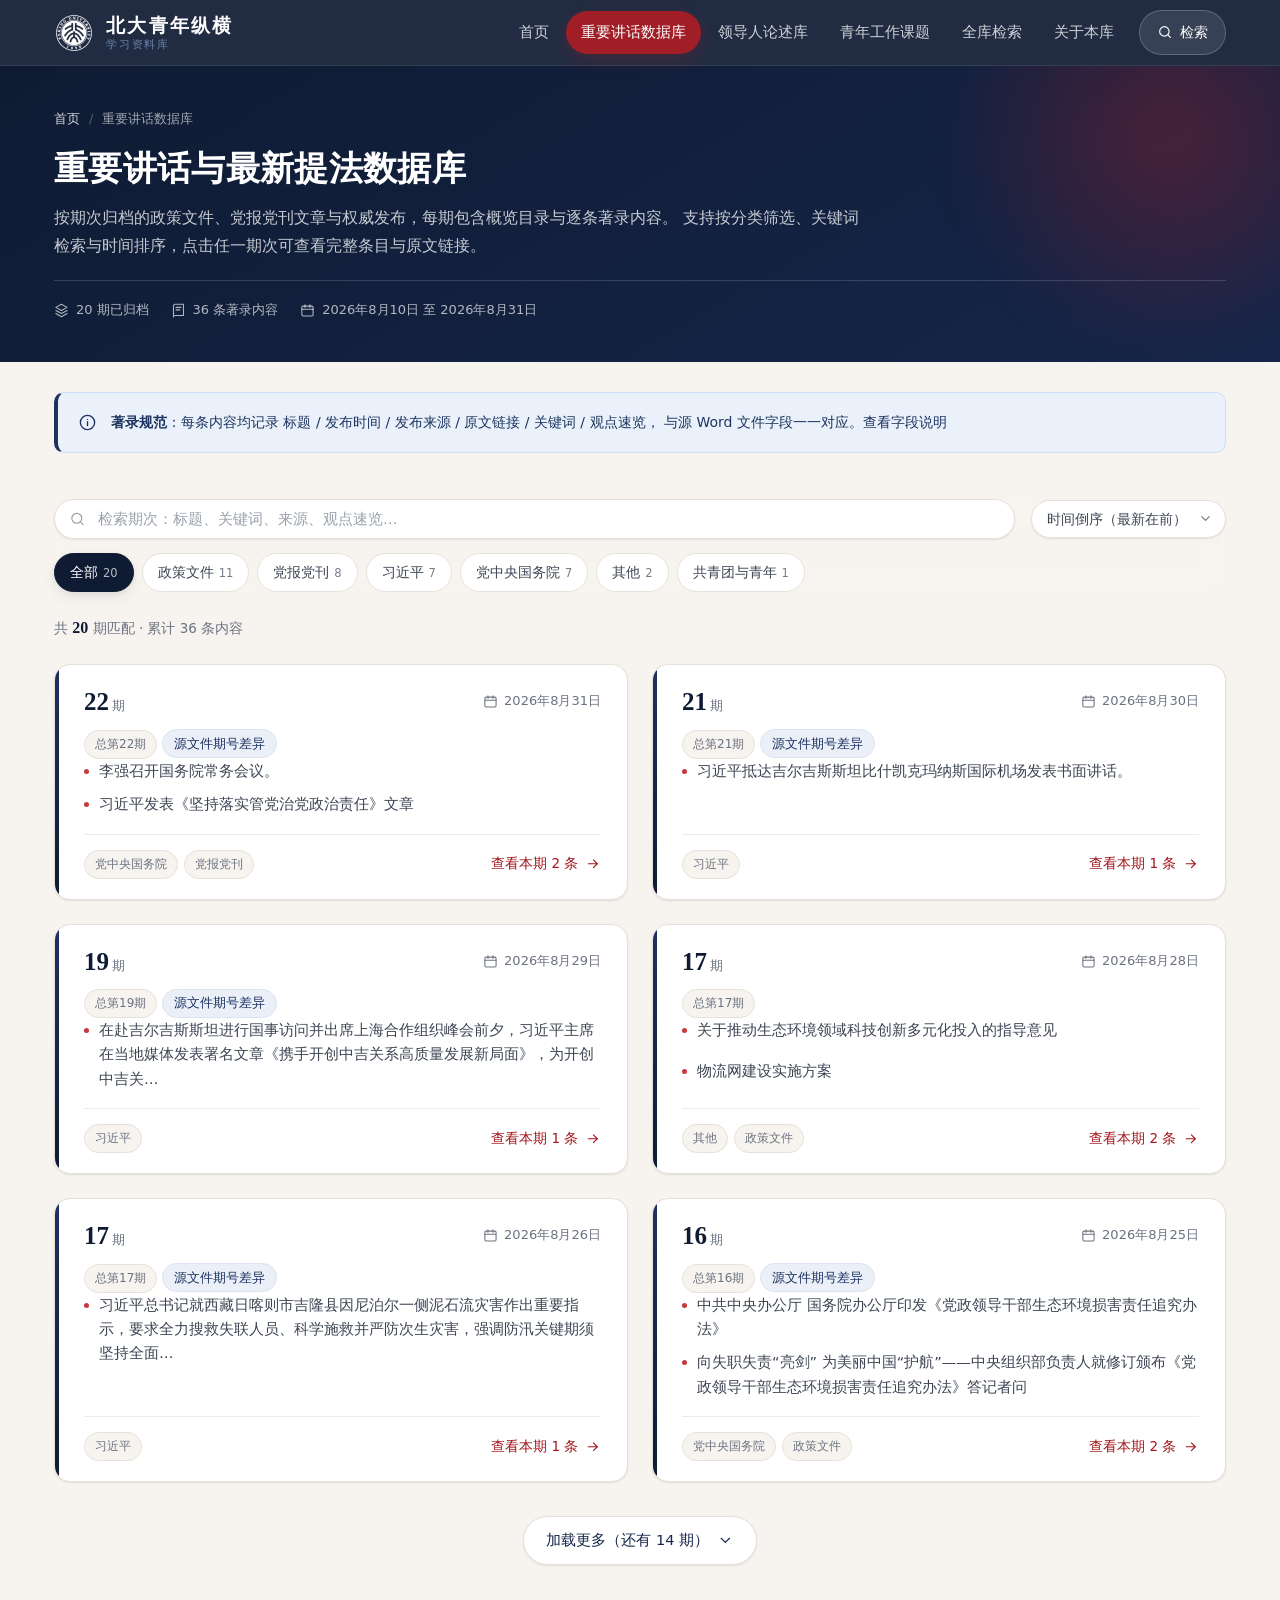
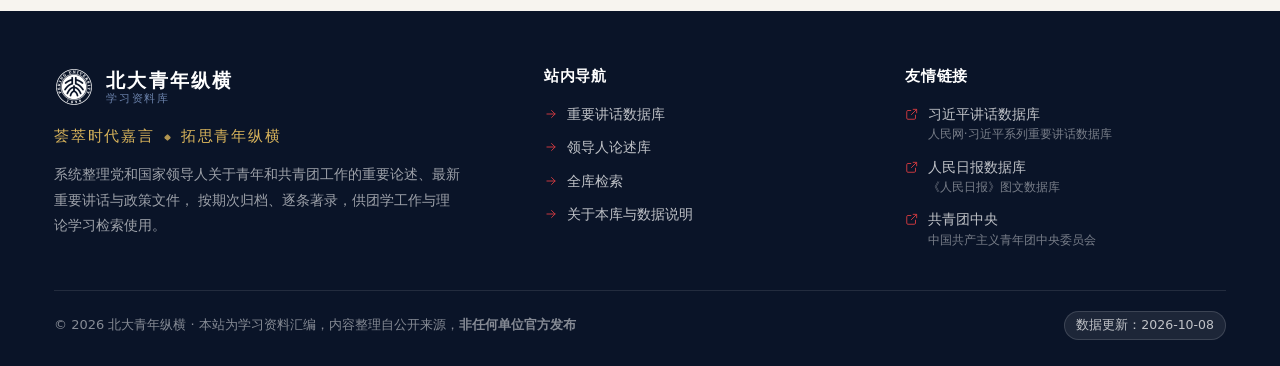
<file: site/database.html>
<!DOCTYPE html>
<html lang="zh-CN">
<head>
<meta charset="UTF-8">
<meta name="viewport" content="width=device-width, initial-scale=1">
<title>重要讲话数据库 · 北大青年纵横</title>
<meta name="description" content="按期次浏览《重要讲话与最新提法数据库》全部内容，支持分类筛选、关键词检索与时间排序。">
<meta name="theme-color" content="#0f1b33">
<link rel="icon" href="assets/favicon.png">
<link rel="stylesheet" href="assets/style.css">
</head>
<body>
  <a class="skip-link" href="#main">跳到主要内容</a>
  <header class="nav">
    <div class="wrap nav-inner">
      <a class="brand" href="index.html">
        <span class="brand-mark" aria-hidden="true">
          <img src="assets/pku-logo-white.png" alt="" width="160" height="160" decoding="async">
        </span>
        <span class="brand-text">
          <span class="brand-name">北大青年纵横</span>
          <span class="brand-sub">学习资料库</span>
        </span>
      </a>
      <button class="nav-toggle" type="button" aria-label="展开导航菜单" aria-expanded="false">
        <svg class="ic ic-lg" viewBox="0 0 24 24"><path d="M4 7h16M4 12h16M4 17h16"/></svg>
      </button>
      <nav class="nav-links" aria-label="主导航">
        <a class="nav-link" href="index.html">首页</a>
        <a class="nav-link" href="database.html" aria-current="page">重要讲话数据库</a>
        <a class="nav-link" href="leaders.html">领导人论述库</a>
        <a class="nav-link" href="awards.html">青年工作课题</a>
        <a class="nav-link" href="search.html">全库检索</a>
        <a class="nav-link" href="about.html">关于本库</a>
        <a class="nav-cta" href="search.html">
          <svg class="ic" viewBox="0 0 24 24"><circle cx="11" cy="11" r="7"/><path d="m20 20-3.5-3.5"/></svg>
          检索
        </a>
      </nav>
    </div>
  </header>

<main id="main">
  <section class="doc-head">
    <div class="wrap">
      <div class="crumb">
        <a href="index.html">首页</a><span class="sep">/</span><span>重要讲话数据库</span>
      </div>
      <h1>重要讲话与最新提法数据库</h1>
      <p class="lede">
        按期次归档的政策文件、党报党刊文章与权威发布，每期包含概览目录与逐条著录内容。
        支持按分类筛选、关键词检索与时间排序，点击任一期次可查看完整条目与原文链接。
      </p>
      <div class="doc-head-meta">
        <span><svg class="ic" viewBox="0 0 24 24"><path d="m12 2 9 5-9 5-9-5 9-5Z"/><path d="m3 12 9 5 9-5"/><path d="m3 17 9 5 9-5"/></svg>20 期已归档</span>
        <span><svg class="ic" viewBox="0 0 24 24"><path d="M4 4.5A2.5 2.5 0 0 1 6.5 2H20v18H6.5A2.5 2.5 0 0 0 4 22.5Z"/><path d="M8 7h8M8 11h6"/></svg>36 条著录内容</span>
        <span><svg class="ic" viewBox="0 0 24 24"><rect x="3" y="5" width="18" height="16" rx="2"/><path d="M8 3v4M16 3v4M3 10h18"/></svg>2026年8月10日 至 2026年8月31日</span>
      </div>
    </div>
  </section>

  <div class="wrap" style="padding-top:30px">
    <div class="notice notice-info">
      <svg class="ic" viewBox="0 0 24 24"><circle cx="12" cy="12" r="9"/><path d="M12 11v5M12 8h.01"/></svg>
      <div><strong>著录规范</strong>：每条内容均记录 标题 / 发布时间 / 发布来源 / 原文链接 / 关键词 / 观点速览，
        与源 Word 文件字段一一对应。<a href="about.html#fields">查看字段说明</a></div>
    </div>
  </div>

  <section class="section-tight">
    <div class="wrap">
      <div class="toolbar" style="position:static;background:none;border:0;padding:0;margin-bottom:22px">
        <div class="toolbar-row">
          <div class="search-box">
            <svg class="ic" viewBox="0 0 24 24"><circle cx="11" cy="11" r="7"/><path d="m20 20-3.5-3.5"/></svg>
            <label class="sr-only" for="dbSearch">检索期次</label>
            <input id="dbSearch" type="search" placeholder="检索期次：标题、关键词、来源、观点速览…" autocomplete="off">
            <button class="search-clear" id="dbClear" type="button" aria-label="清除检索词">
              <svg class="ic" viewBox="0 0 24 24"><path d="M18 6 6 18M6 6l12 12"/></svg>
            </button>
          </div>
          <span class="select-wrap">
            <label class="sr-only" for="sortSel">排序方式</label>
            <select id="sortSel">
              <option value="desc">时间倒序（最新在前）</option>
              <option value="asc">时间正序（最早在前）</option>
            </select>
            <svg class="ic" viewBox="0 0 24 24"><path d="m6 9 6 6 6-6"/></svg>
          </span>
        </div>
        <div class="toolbar-row" style="margin-top:14px">
          <div class="chip-row" id="catRow"></div>
        </div>
      </div>

      <div class="result-bar">
        <span id="dbCount">正在统计…</span>
      </div>

      <div class="issue-grid" id="issueList"></div>

      <div class="more-wrap">
        <button class="btn btn-outline" id="dbMore" type="button" hidden>加载更多</button>
      </div>
    </div>
  </section>

</main>

  <footer class="footer">
    <div class="wrap">
      <div class="footer-grid">
        <div class="footer-brand">
          <div class="brand">
            <span class="brand-mark" aria-hidden="true">
              <img src="assets/pku-logo-white.png" alt="" width="160" height="160" decoding="async">
            </span>
            <span class="brand-text">
              <span class="brand-name">北大青年纵横</span>
              <span class="brand-sub">学习资料库</span>
            </span>
          </div>
          <p class="footer-couplet">荟萃时代嘉言<span class="cp-dot-sm" aria-hidden="true"></span>拓思青年纵横</p>
          <p>系统整理党和国家领导人关于青年和共青团工作的重要论述、最新重要讲话与政策文件，
             按期次归档、逐条著录，供团学工作与理论学习检索使用。</p>
        </div>
        <div>
          <h4>站内导航</h4>
          <div class="footer-links">
            <a class="footer-link" href="database.html">
              <svg class="ic" viewBox="0 0 24 24"><path d="M5 12h14"/><path d="m13 6 6 6-6 6"/></svg>
              <span>重要讲话数据库</span>
            </a>
            <a class="footer-link" href="leaders.html">
              <svg class="ic" viewBox="0 0 24 24"><path d="M5 12h14"/><path d="m13 6 6 6-6 6"/></svg>
              <span>领导人论述库</span>
            </a>
            <a class="footer-link" href="search.html">
              <svg class="ic" viewBox="0 0 24 24"><path d="M5 12h14"/><path d="m13 6 6 6-6 6"/></svg>
              <span>全库检索</span>
            </a>
            <a class="footer-link" href="about.html">
              <svg class="ic" viewBox="0 0 24 24"><path d="M5 12h14"/><path d="m13 6 6 6-6 6"/></svg>
              <span>关于本库与数据说明</span>
            </a>
          </div>
        </div>
        <div>
          <h4>友情链接</h4>
          <div class="footer-links">
            <a class="footer-link" href="http://jhsjk.people.cn/" target="_blank" rel="noopener noreferrer">
              <svg class="ic" viewBox="0 0 24 24"><path d="M14 4h6v6"/><path d="M20 4 11 13"/><path d="M18 14v5a2 2 0 0 1-2 2H5a2 2 0 0 1-2-2V8a2 2 0 0 1 2-2h5"/></svg>
              <span>习近平讲话数据库<small>人民网·习近平系列重要讲话数据库</small></span>
            </a>
            <a class="footer-link" href="http://paper.people.com.cn/" target="_blank" rel="noopener noreferrer">
              <svg class="ic" viewBox="0 0 24 24"><path d="M14 4h6v6"/><path d="M20 4 11 13"/><path d="M18 14v5a2 2 0 0 1-2 2H5a2 2 0 0 1-2-2V8a2 2 0 0 1 2-2h5"/></svg>
              <span>人民日报数据库<small>《人民日报》图文数据库</small></span>
            </a>
            <a class="footer-link" href="https://www.gqt.org.cn/" target="_blank" rel="noopener noreferrer">
              <svg class="ic" viewBox="0 0 24 24"><path d="M14 4h6v6"/><path d="M20 4 11 13"/><path d="M18 14v5a2 2 0 0 1-2 2H5a2 2 0 0 1-2-2V8a2 2 0 0 1 2-2h5"/></svg>
              <span>共青团中央<small>中国共产主义青年团中央委员会</small></span>
            </a>
          </div>
        </div>
      </div>
      <div class="footer-bottom">
        <span>© <span data-year>2026</span> 北大青年纵横 · 本站为学习资料汇编，内容整理自公开来源，<strong>非任何单位官方发布</strong></span>
        <span class="tag">数据更新：2026-10-08</span>
      </div>
    </div>
  </footer>

  <button class="to-top" type="button" aria-label="返回顶部">
    <svg class="ic" viewBox="0 0 24 24"><path d="M12 19V5"/><path d="m6 11 6-6 6 6"/></svg>
  </button>

<script src="data/db.js"></script>
<script src="assets/app.js"></script>
</body>
</html>
</file>
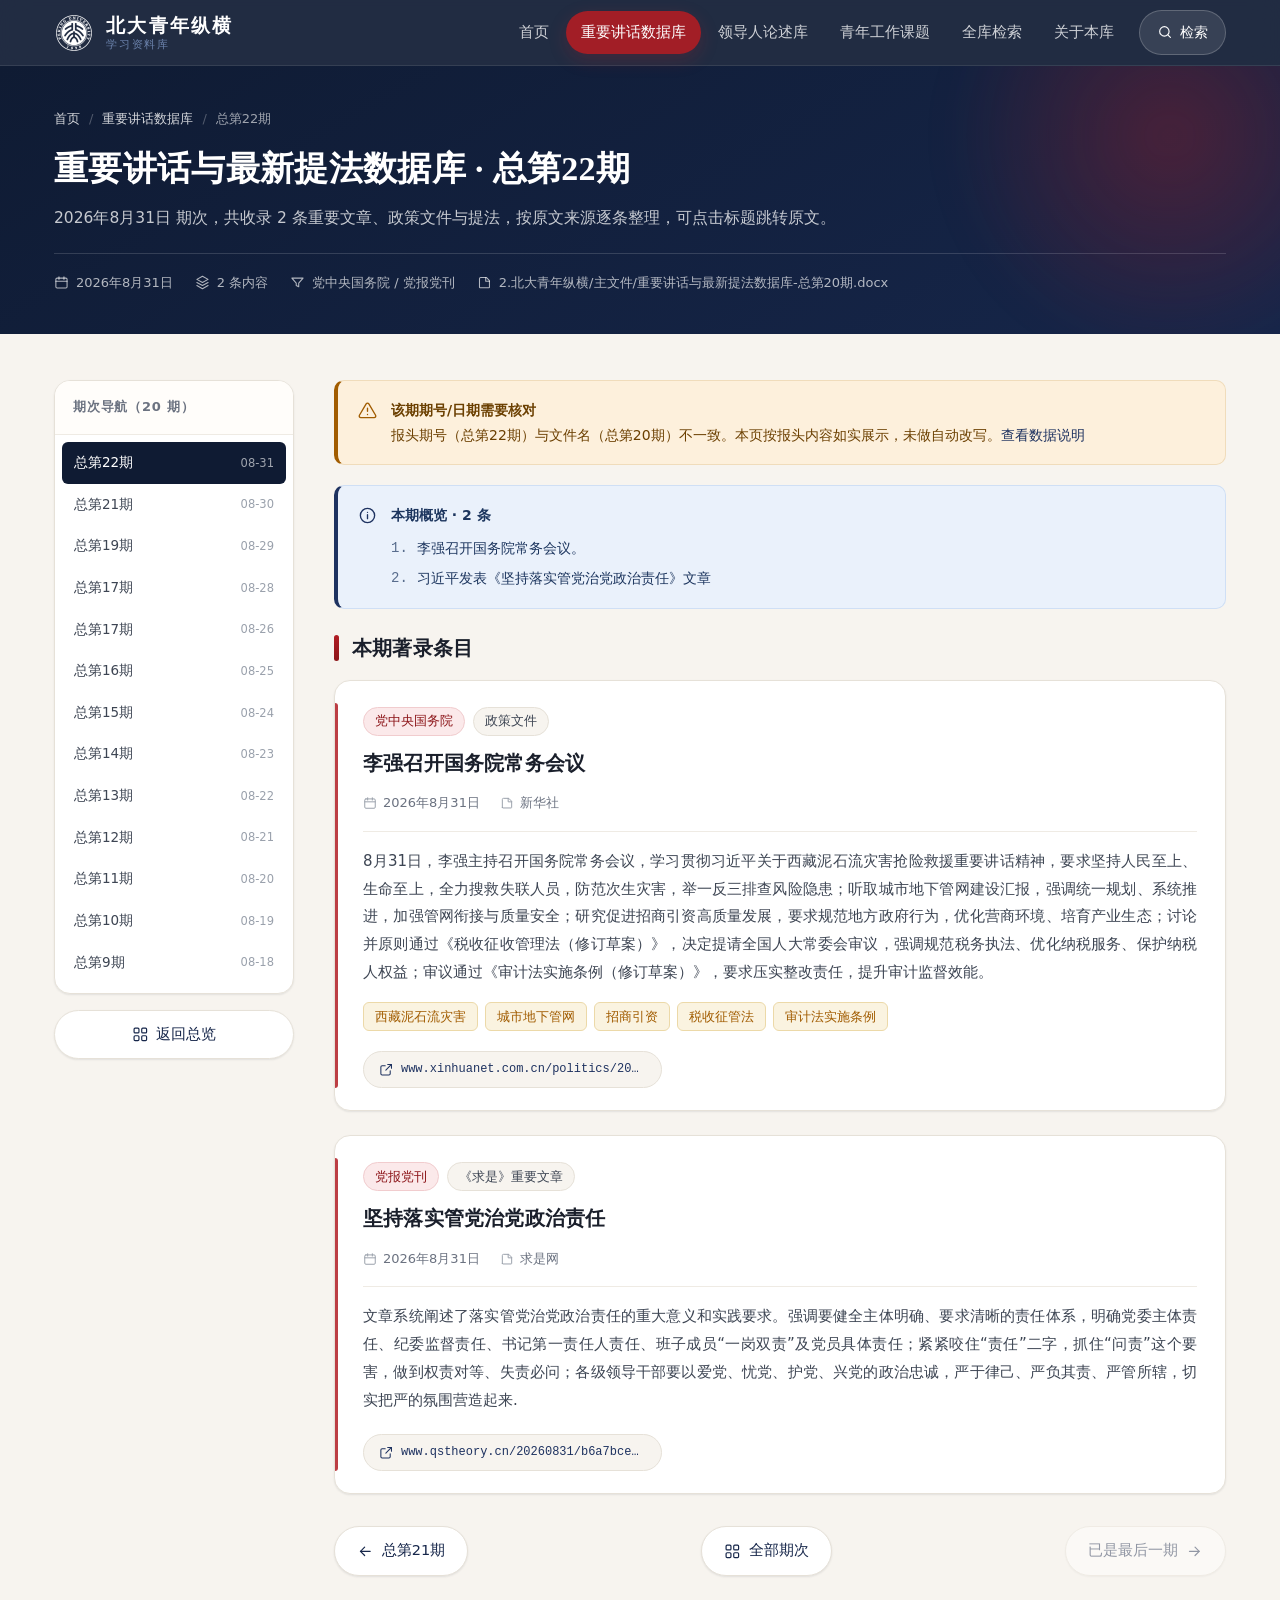
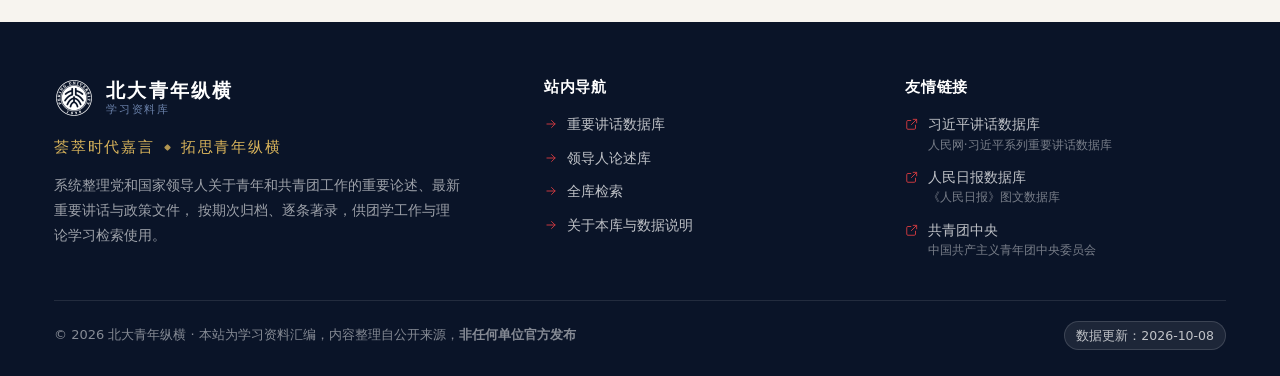
<file: site/issue.html>
<!DOCTYPE html>
<html lang="zh-CN">
<head>
<meta charset="UTF-8">
<meta name="viewport" content="width=device-width, initial-scale=1">
<title>期次详情 · 北大青年纵横</title>
<meta name="description" content="查看该期《重要讲话与最新提法数据库》的概览目录、著录条目与原文链接。">
<meta name="theme-color" content="#0f1b33">
<link rel="icon" href="assets/favicon.png">
<link rel="stylesheet" href="assets/style.css">
</head>
<body>
  <a class="skip-link" href="#main">跳到主要内容</a>
  <header class="nav">
    <div class="wrap nav-inner">
      <a class="brand" href="index.html">
        <span class="brand-mark" aria-hidden="true">
          <img src="assets/pku-logo-white.png" alt="" width="160" height="160" decoding="async">
        </span>
        <span class="brand-text">
          <span class="brand-name">北大青年纵横</span>
          <span class="brand-sub">学习资料库</span>
        </span>
      </a>
      <button class="nav-toggle" type="button" aria-label="展开导航菜单" aria-expanded="false">
        <svg class="ic ic-lg" viewBox="0 0 24 24"><path d="M4 7h16M4 12h16M4 17h16"/></svg>
      </button>
      <nav class="nav-links" aria-label="主导航">
        <a class="nav-link" href="index.html">首页</a>
        <a class="nav-link" href="database.html" aria-current="page">重要讲话数据库</a>
        <a class="nav-link" href="leaders.html">领导人论述库</a>
        <a class="nav-link" href="awards.html">青年工作课题</a>
        <a class="nav-link" href="search.html">全库检索</a>
        <a class="nav-link" href="about.html">关于本库</a>
        <a class="nav-cta" href="search.html">
          <svg class="ic" viewBox="0 0 24 24"><circle cx="11" cy="11" r="7"/><path d="m20 20-3.5-3.5"/></svg>
          检索
        </a>
      </nav>
    </div>
  </header>

<main id="main">
  <section class="doc-head">
    <div class="wrap" id="issueHead"></div>
  </section>

  <section class="section-tight">
    <div class="wrap">
      <div class="issue-layout">
        <aside class="side-sticky">
          <nav class="side-card" aria-label="期次导航">
            <div class="side-head">期次导航（20 期）</div>
            <div class="side-list" id="issueSide"></div>
          </nav>
          <div style="margin-top:16px">
            <a class="btn btn-outline" href="database.html" style="width:100%">
              <svg class="ic" viewBox="0 0 24 24"><rect x="3" y="3" width="7" height="7" rx="1.5"/><rect x="14" y="3" width="7" height="7" rx="1.5"/><rect x="3" y="14" width="7" height="7" rx="1.5"/><rect x="14" y="14" width="7" height="7" rx="1.5"/></svg>
              返回总览
            </a>
          </div>
        </aside>

        <div>
          <div id="issueBody">
            <div id="issueHead"></div>
            <div id="issueNotes" style="margin-bottom:20px"></div>
            <div id="issueOverview" style="margin-bottom:26px"></div>

            <div class="row-between" style="margin-bottom:18px">
              <h2 class="section-title" style="font-size:20px">本期著录条目</h2>
            </div>

            <div class="entry-list" id="entryList"></div>

            <div id="issueFooter" style="margin-top:26px"></div>

            <div class="row" id="issuePager" style="margin-top:32px;justify-content:space-between;flex-wrap:wrap;gap:12px"></div>
          </div>
        </div>
      </div>
    </div>
  </section>

</main>

  <footer class="footer">
    <div class="wrap">
      <div class="footer-grid">
        <div class="footer-brand">
          <div class="brand">
            <span class="brand-mark" aria-hidden="true">
              <img src="assets/pku-logo-white.png" alt="" width="160" height="160" decoding="async">
            </span>
            <span class="brand-text">
              <span class="brand-name">北大青年纵横</span>
              <span class="brand-sub">学习资料库</span>
            </span>
          </div>
          <p class="footer-couplet">荟萃时代嘉言<span class="cp-dot-sm" aria-hidden="true"></span>拓思青年纵横</p>
          <p>系统整理党和国家领导人关于青年和共青团工作的重要论述、最新重要讲话与政策文件，
             按期次归档、逐条著录，供团学工作与理论学习检索使用。</p>
        </div>
        <div>
          <h4>站内导航</h4>
          <div class="footer-links">
            <a class="footer-link" href="database.html">
              <svg class="ic" viewBox="0 0 24 24"><path d="M5 12h14"/><path d="m13 6 6 6-6 6"/></svg>
              <span>重要讲话数据库</span>
            </a>
            <a class="footer-link" href="leaders.html">
              <svg class="ic" viewBox="0 0 24 24"><path d="M5 12h14"/><path d="m13 6 6 6-6 6"/></svg>
              <span>领导人论述库</span>
            </a>
            <a class="footer-link" href="search.html">
              <svg class="ic" viewBox="0 0 24 24"><path d="M5 12h14"/><path d="m13 6 6 6-6 6"/></svg>
              <span>全库检索</span>
            </a>
            <a class="footer-link" href="about.html">
              <svg class="ic" viewBox="0 0 24 24"><path d="M5 12h14"/><path d="m13 6 6 6-6 6"/></svg>
              <span>关于本库与数据说明</span>
            </a>
          </div>
        </div>
        <div>
          <h4>友情链接</h4>
          <div class="footer-links">
            <a class="footer-link" href="http://jhsjk.people.cn/" target="_blank" rel="noopener noreferrer">
              <svg class="ic" viewBox="0 0 24 24"><path d="M14 4h6v6"/><path d="M20 4 11 13"/><path d="M18 14v5a2 2 0 0 1-2 2H5a2 2 0 0 1-2-2V8a2 2 0 0 1 2-2h5"/></svg>
              <span>习近平讲话数据库<small>人民网·习近平系列重要讲话数据库</small></span>
            </a>
            <a class="footer-link" href="http://paper.people.com.cn/" target="_blank" rel="noopener noreferrer">
              <svg class="ic" viewBox="0 0 24 24"><path d="M14 4h6v6"/><path d="M20 4 11 13"/><path d="M18 14v5a2 2 0 0 1-2 2H5a2 2 0 0 1-2-2V8a2 2 0 0 1 2-2h5"/></svg>
              <span>人民日报数据库<small>《人民日报》图文数据库</small></span>
            </a>
            <a class="footer-link" href="https://www.gqt.org.cn/" target="_blank" rel="noopener noreferrer">
              <svg class="ic" viewBox="0 0 24 24"><path d="M14 4h6v6"/><path d="M20 4 11 13"/><path d="M18 14v5a2 2 0 0 1-2 2H5a2 2 0 0 1-2-2V8a2 2 0 0 1 2-2h5"/></svg>
              <span>共青团中央<small>中国共产主义青年团中央委员会</small></span>
            </a>
          </div>
        </div>
      </div>
      <div class="footer-bottom">
        <span>© <span data-year>2026</span> 北大青年纵横 · 本站为学习资料汇编，内容整理自公开来源，<strong>非任何单位官方发布</strong></span>
        <span class="tag">数据更新：2026-10-08</span>
      </div>
    </div>
  </footer>

  <button class="to-top" type="button" aria-label="返回顶部">
    <svg class="ic" viewBox="0 0 24 24"><path d="M12 19V5"/><path d="m6 11 6-6 6 6"/></svg>
  </button>

<script src="data/db.js"></script>
<script src="assets/app.js"></script>
</body>
</html>
</file>
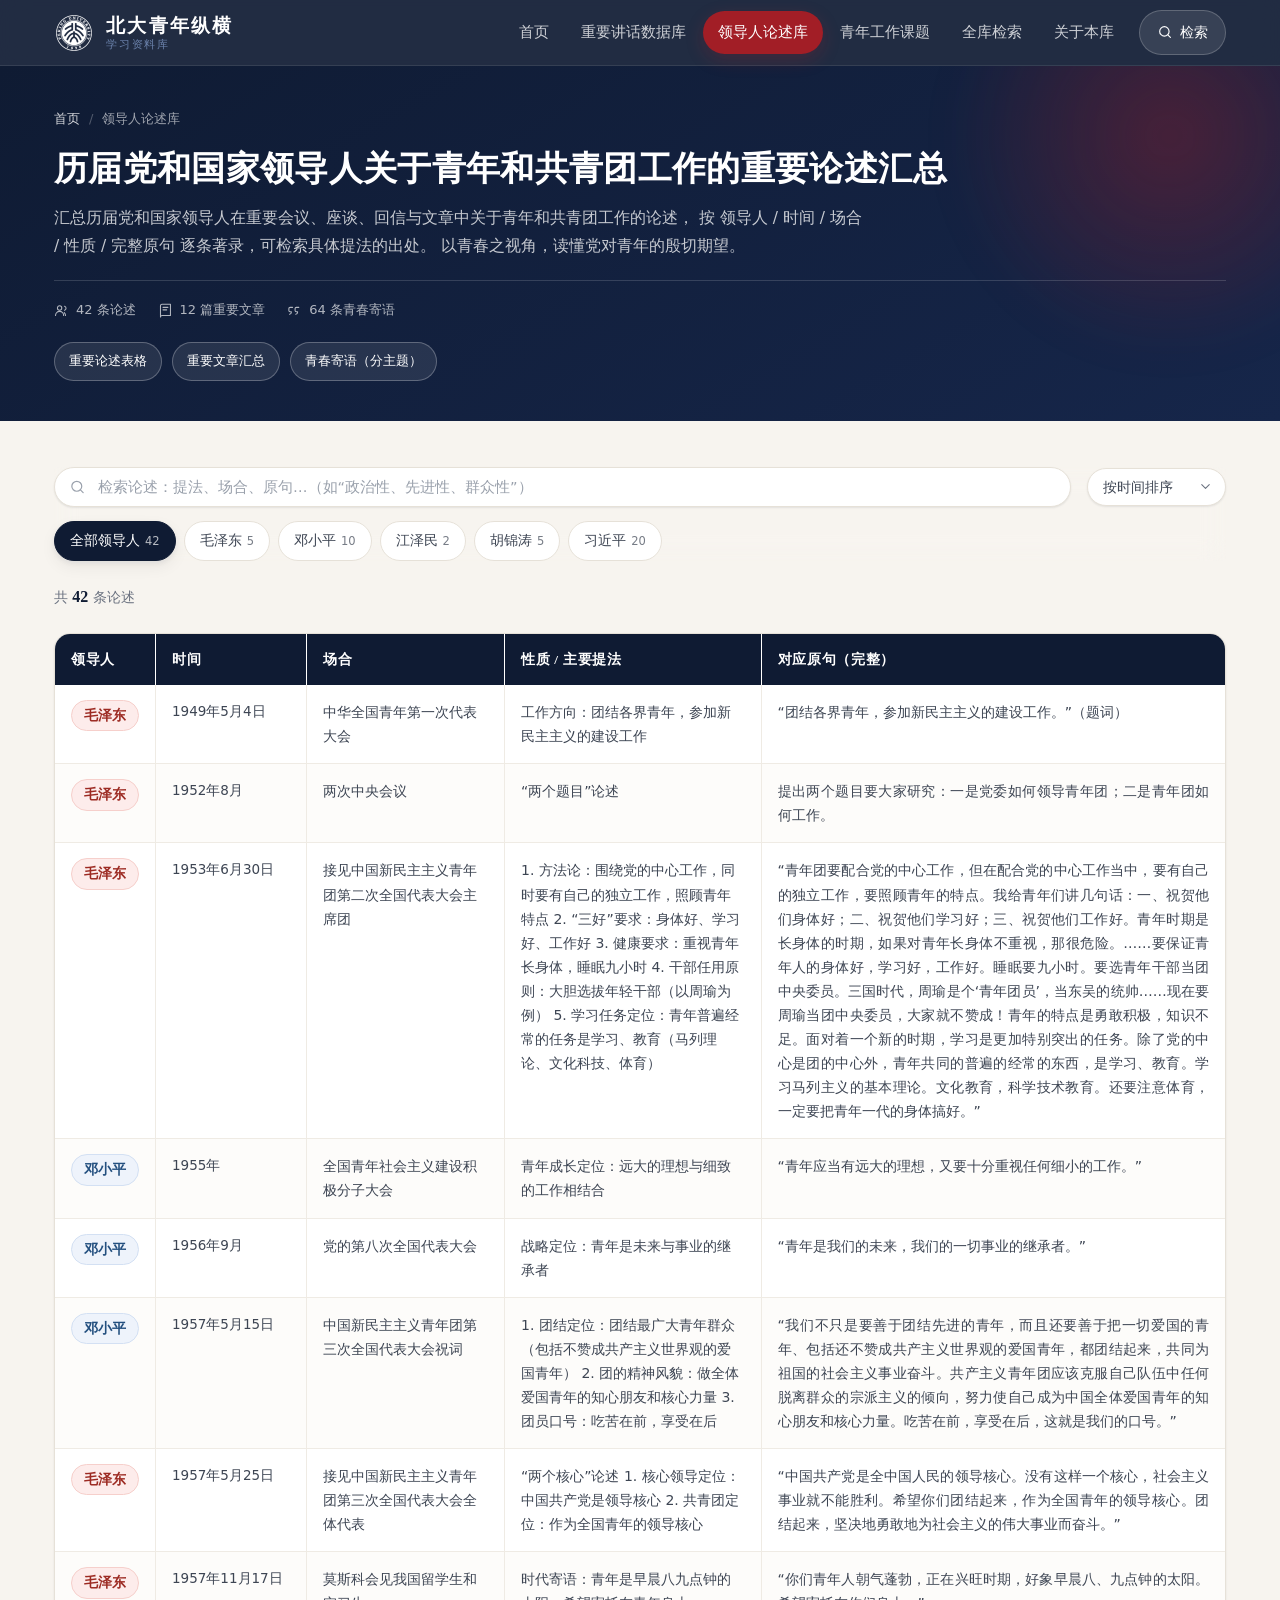
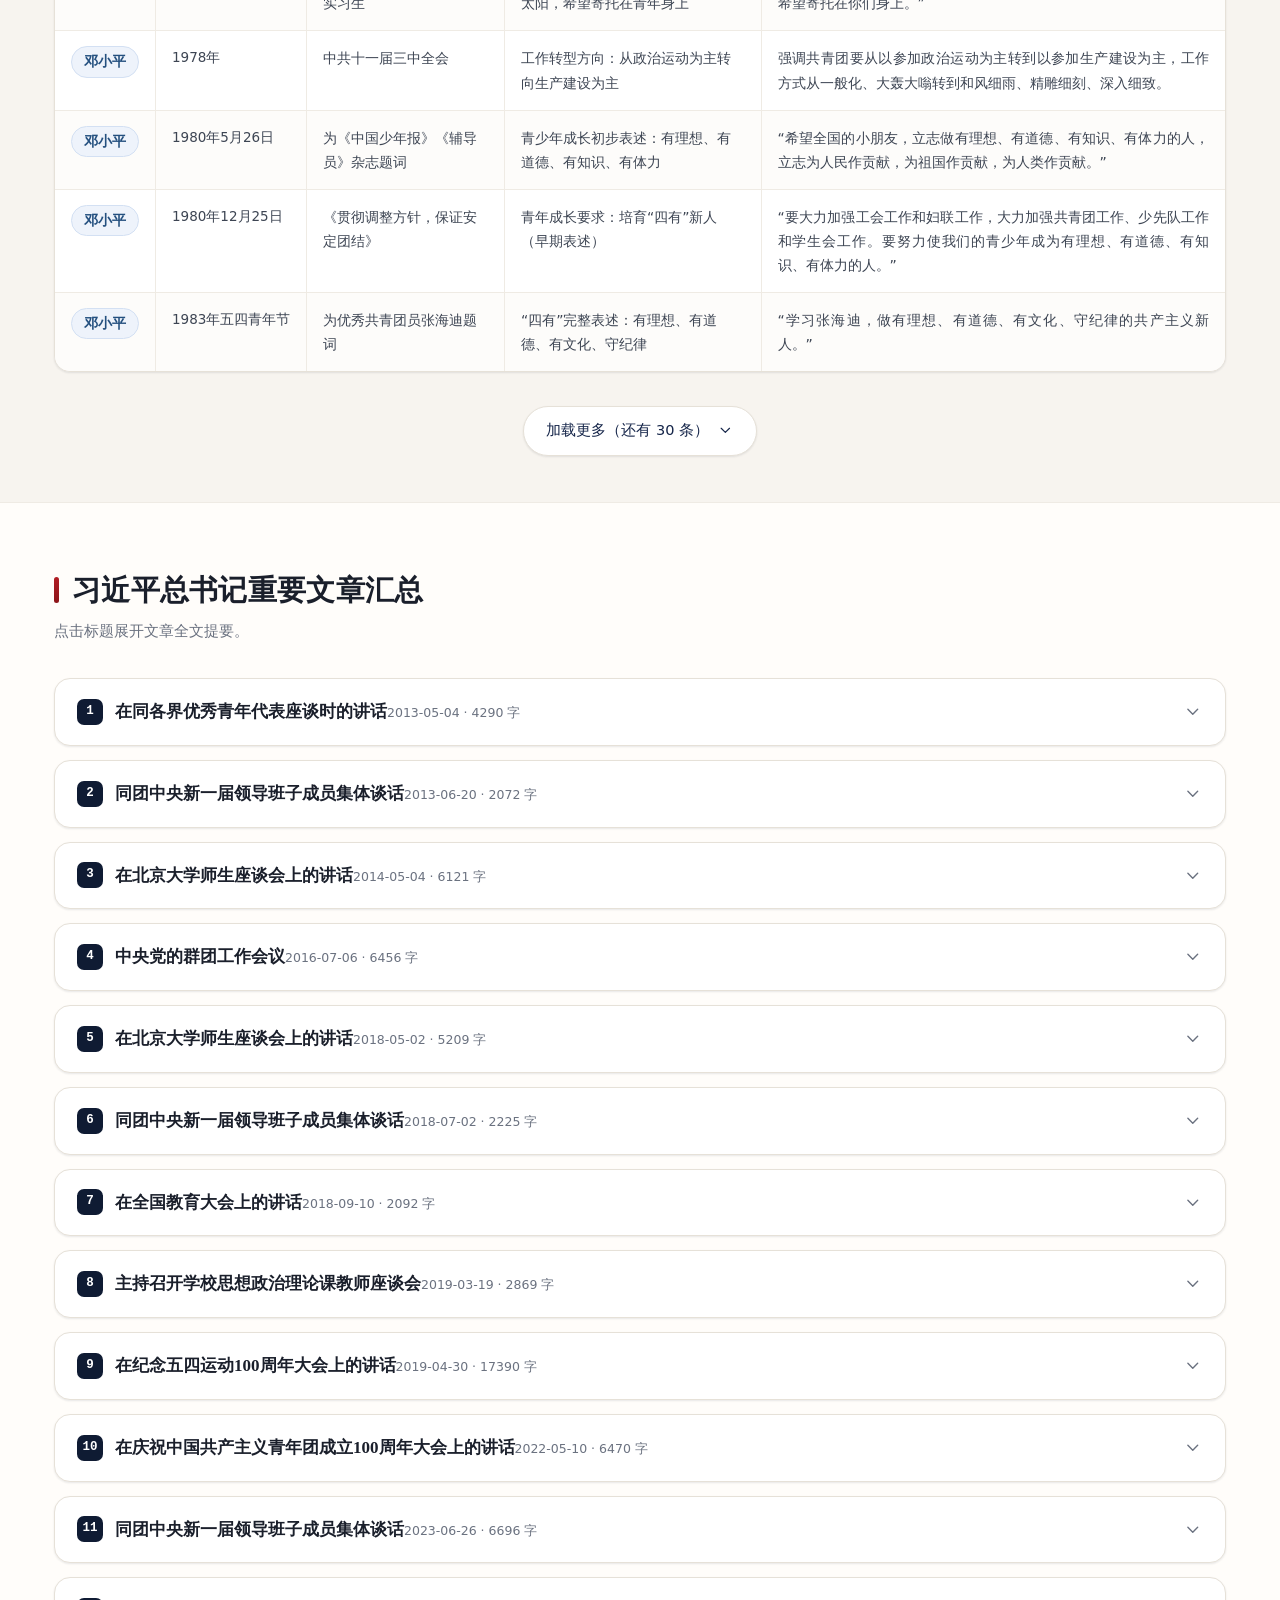
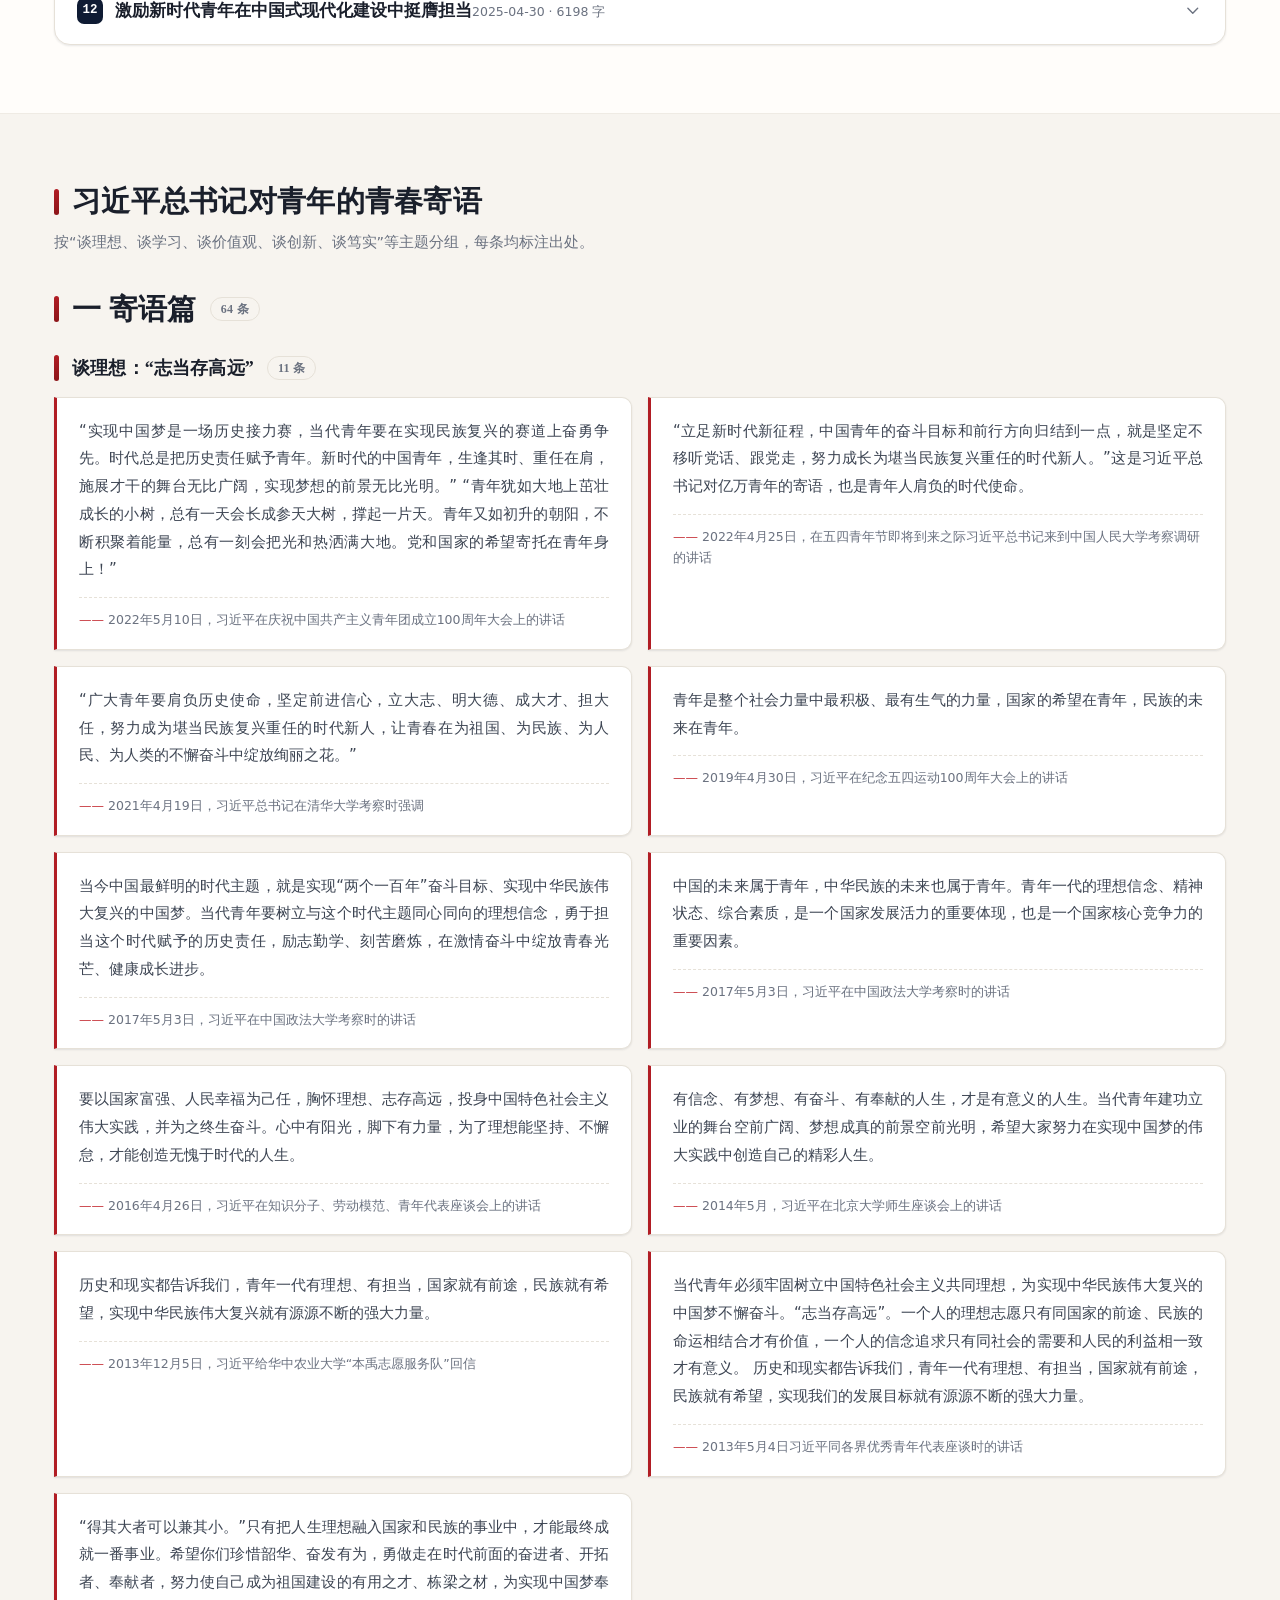
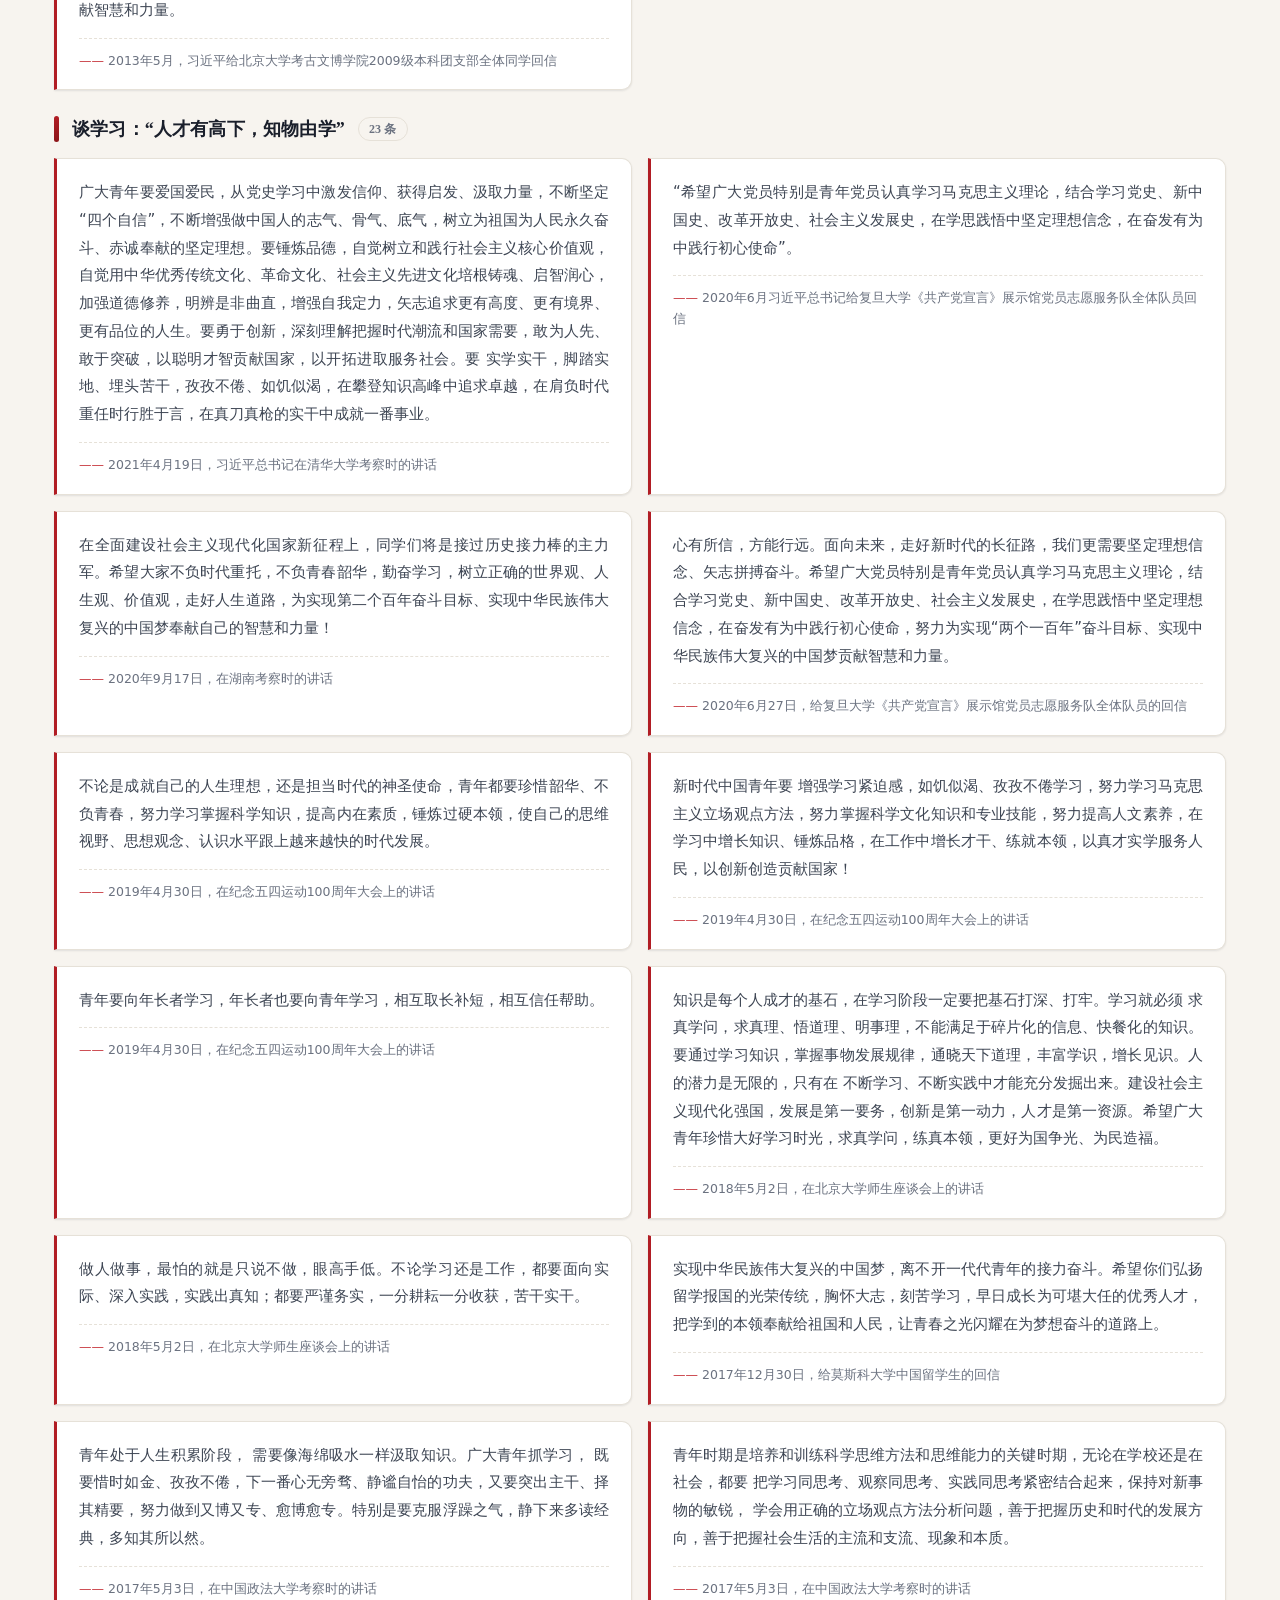
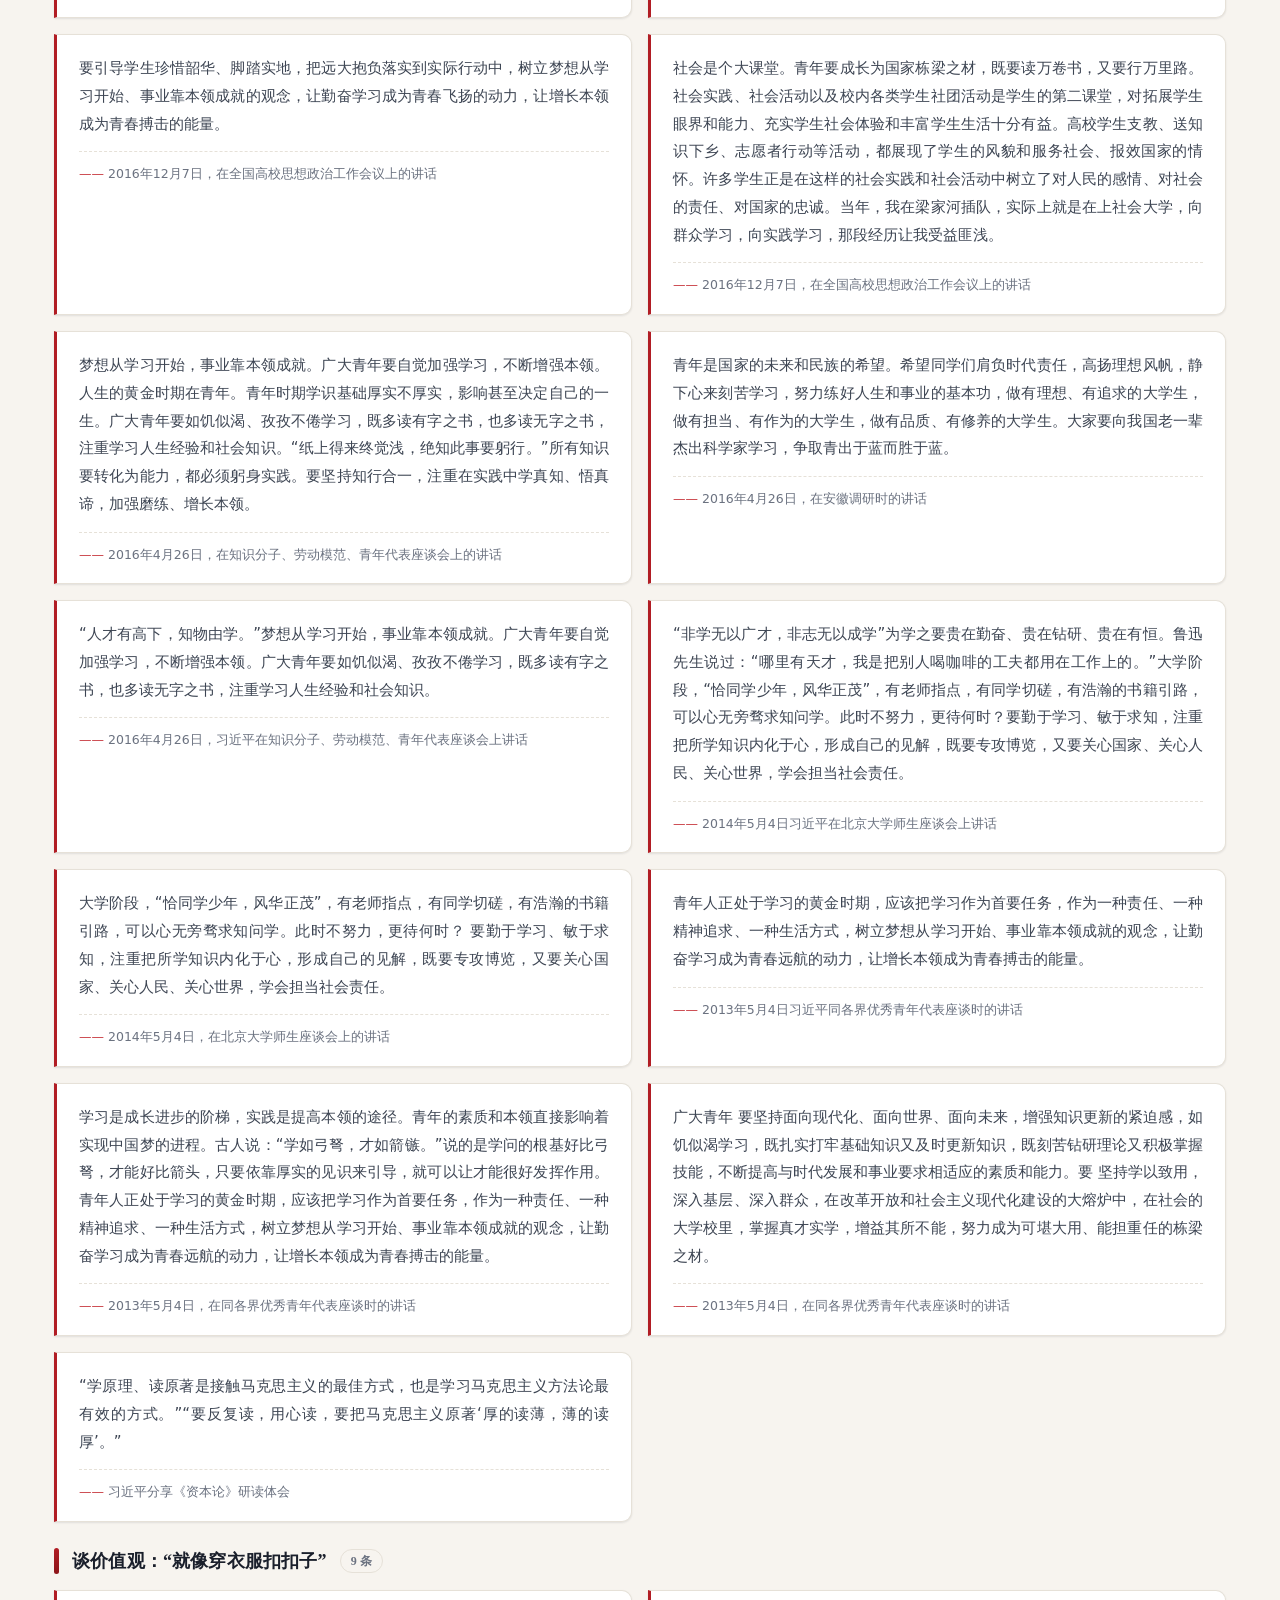
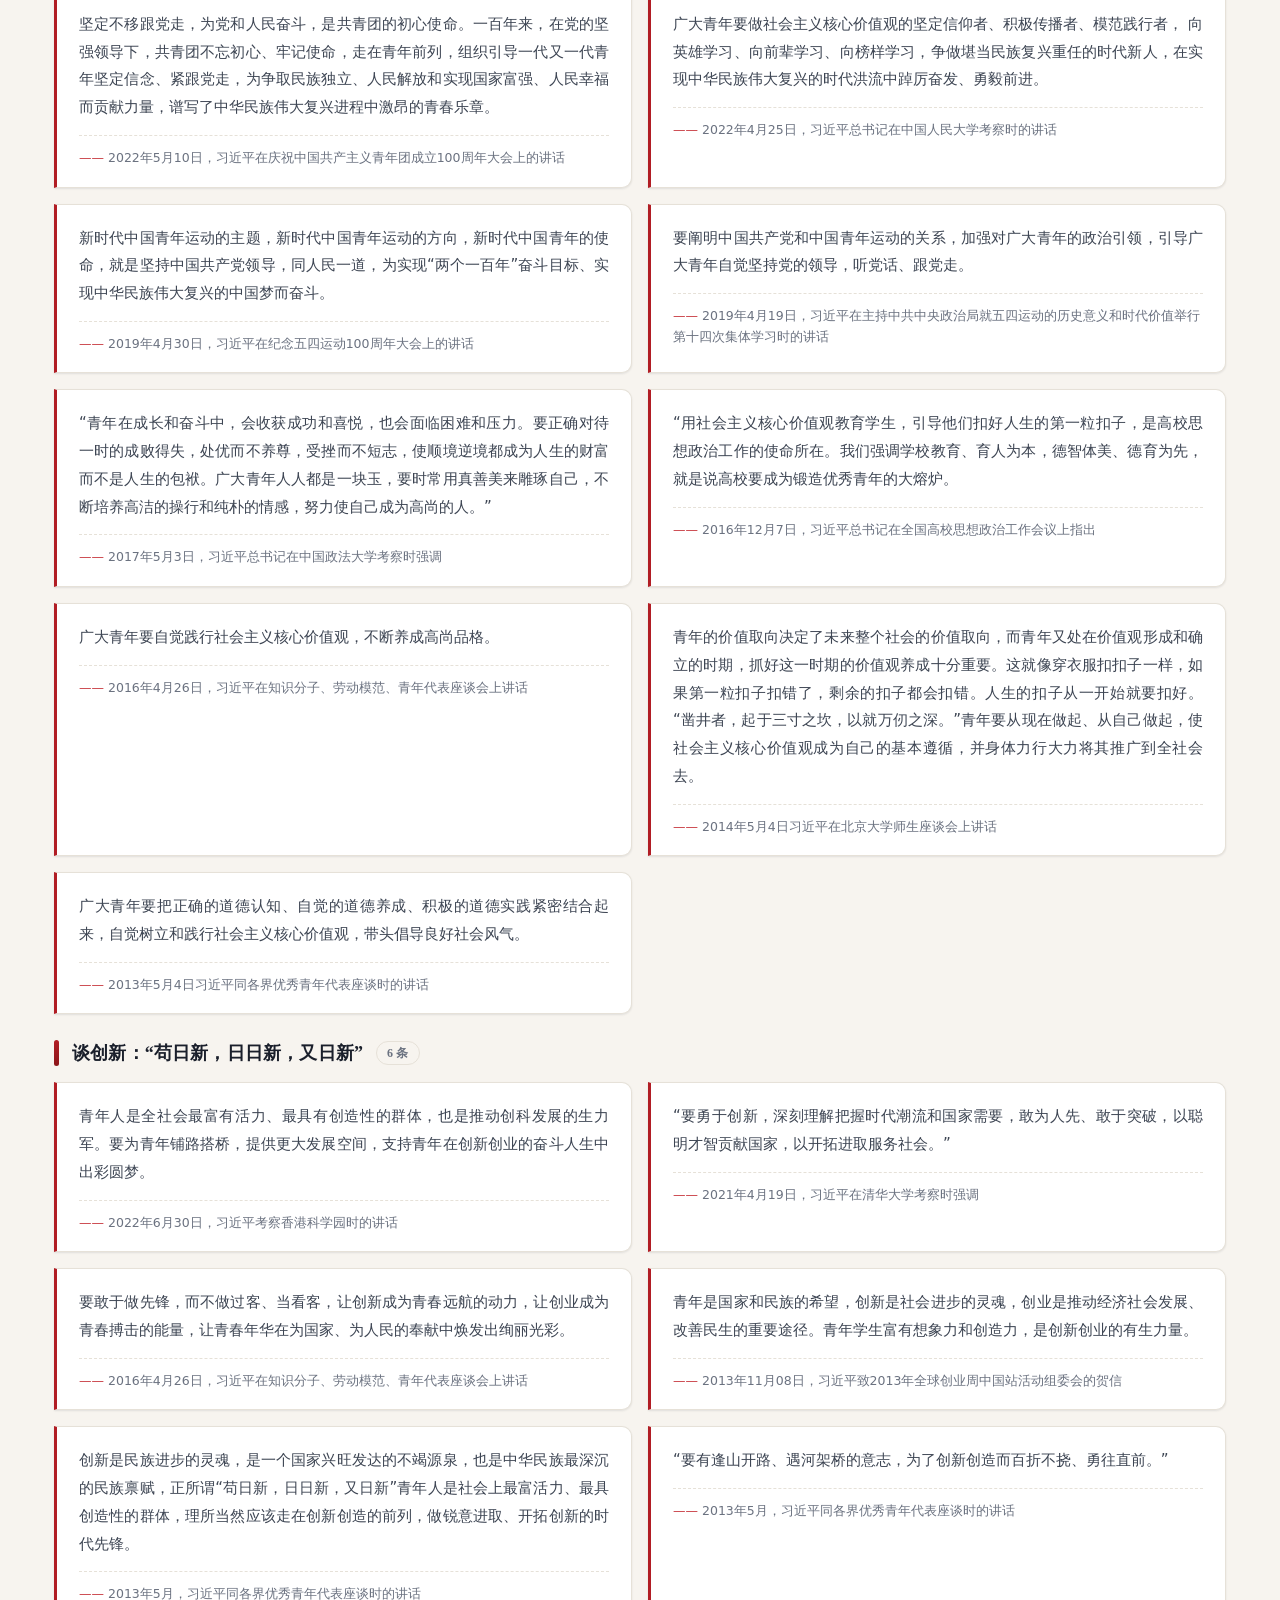
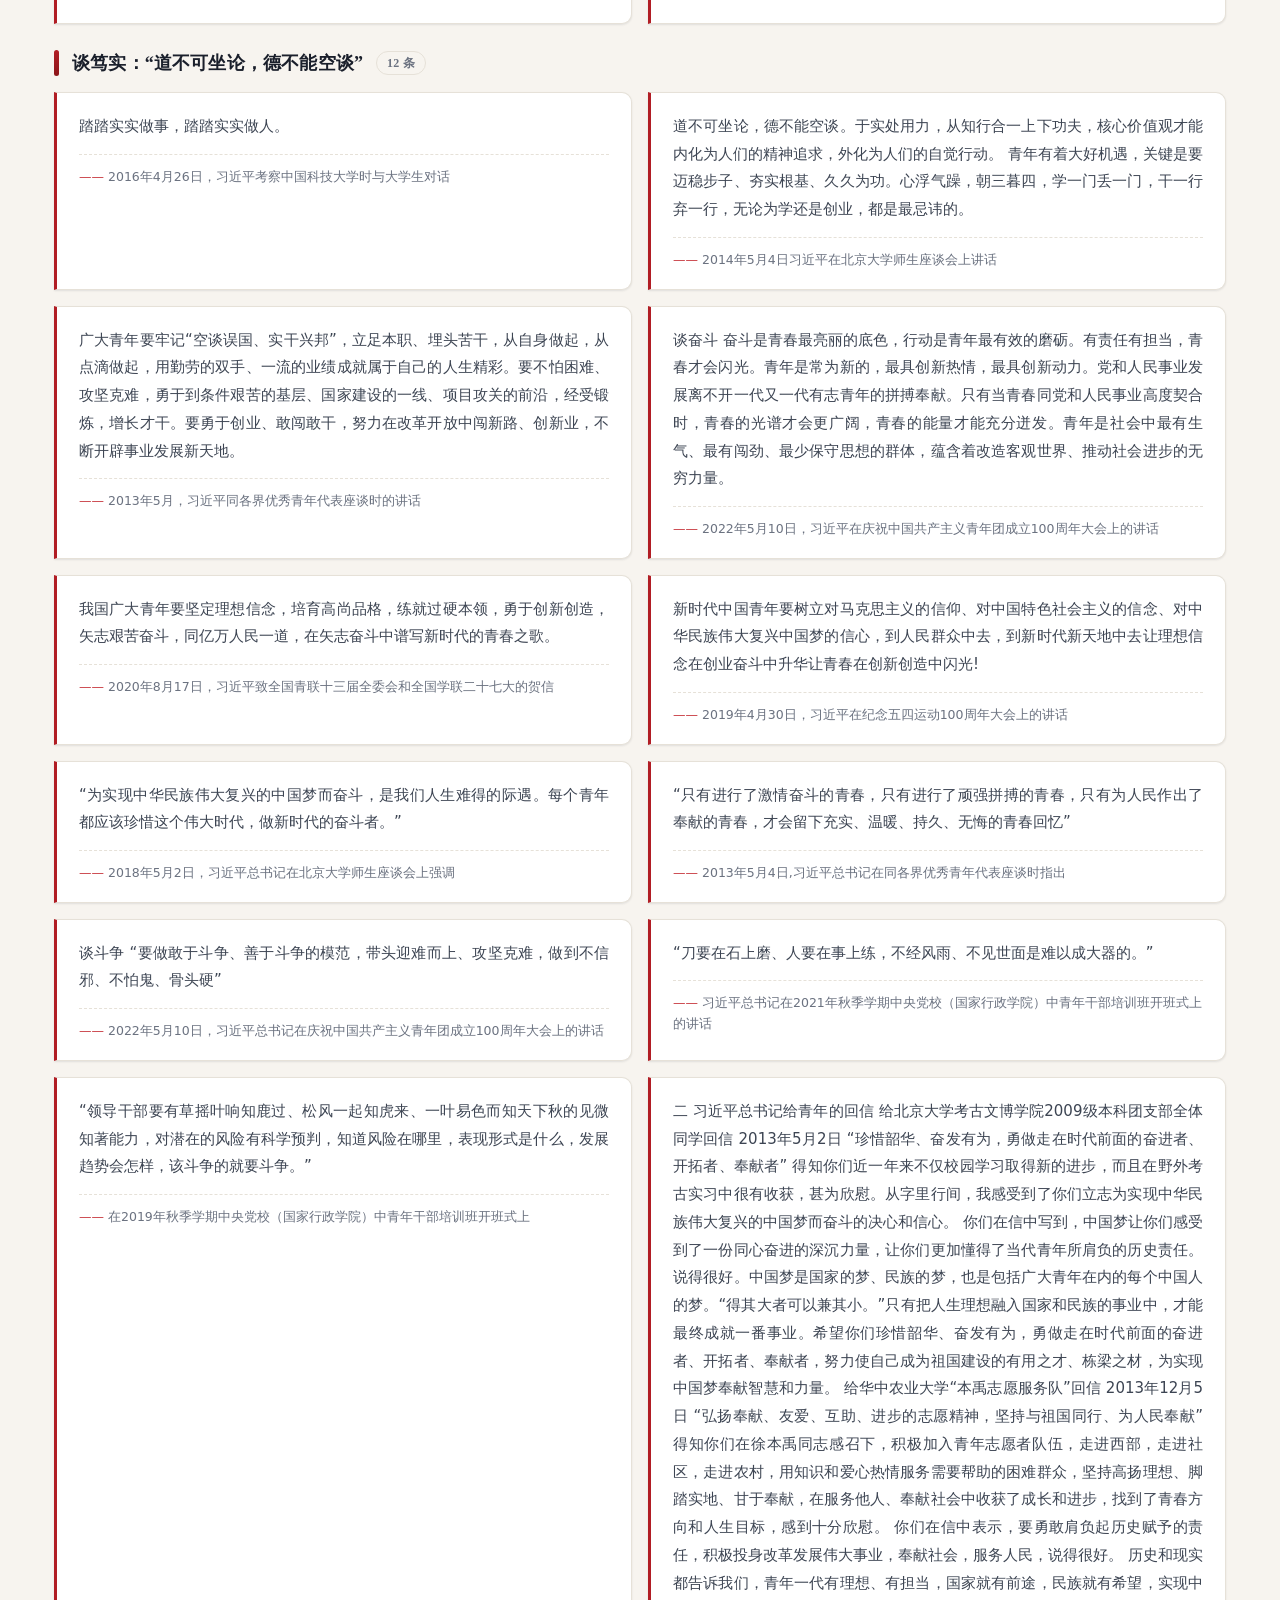
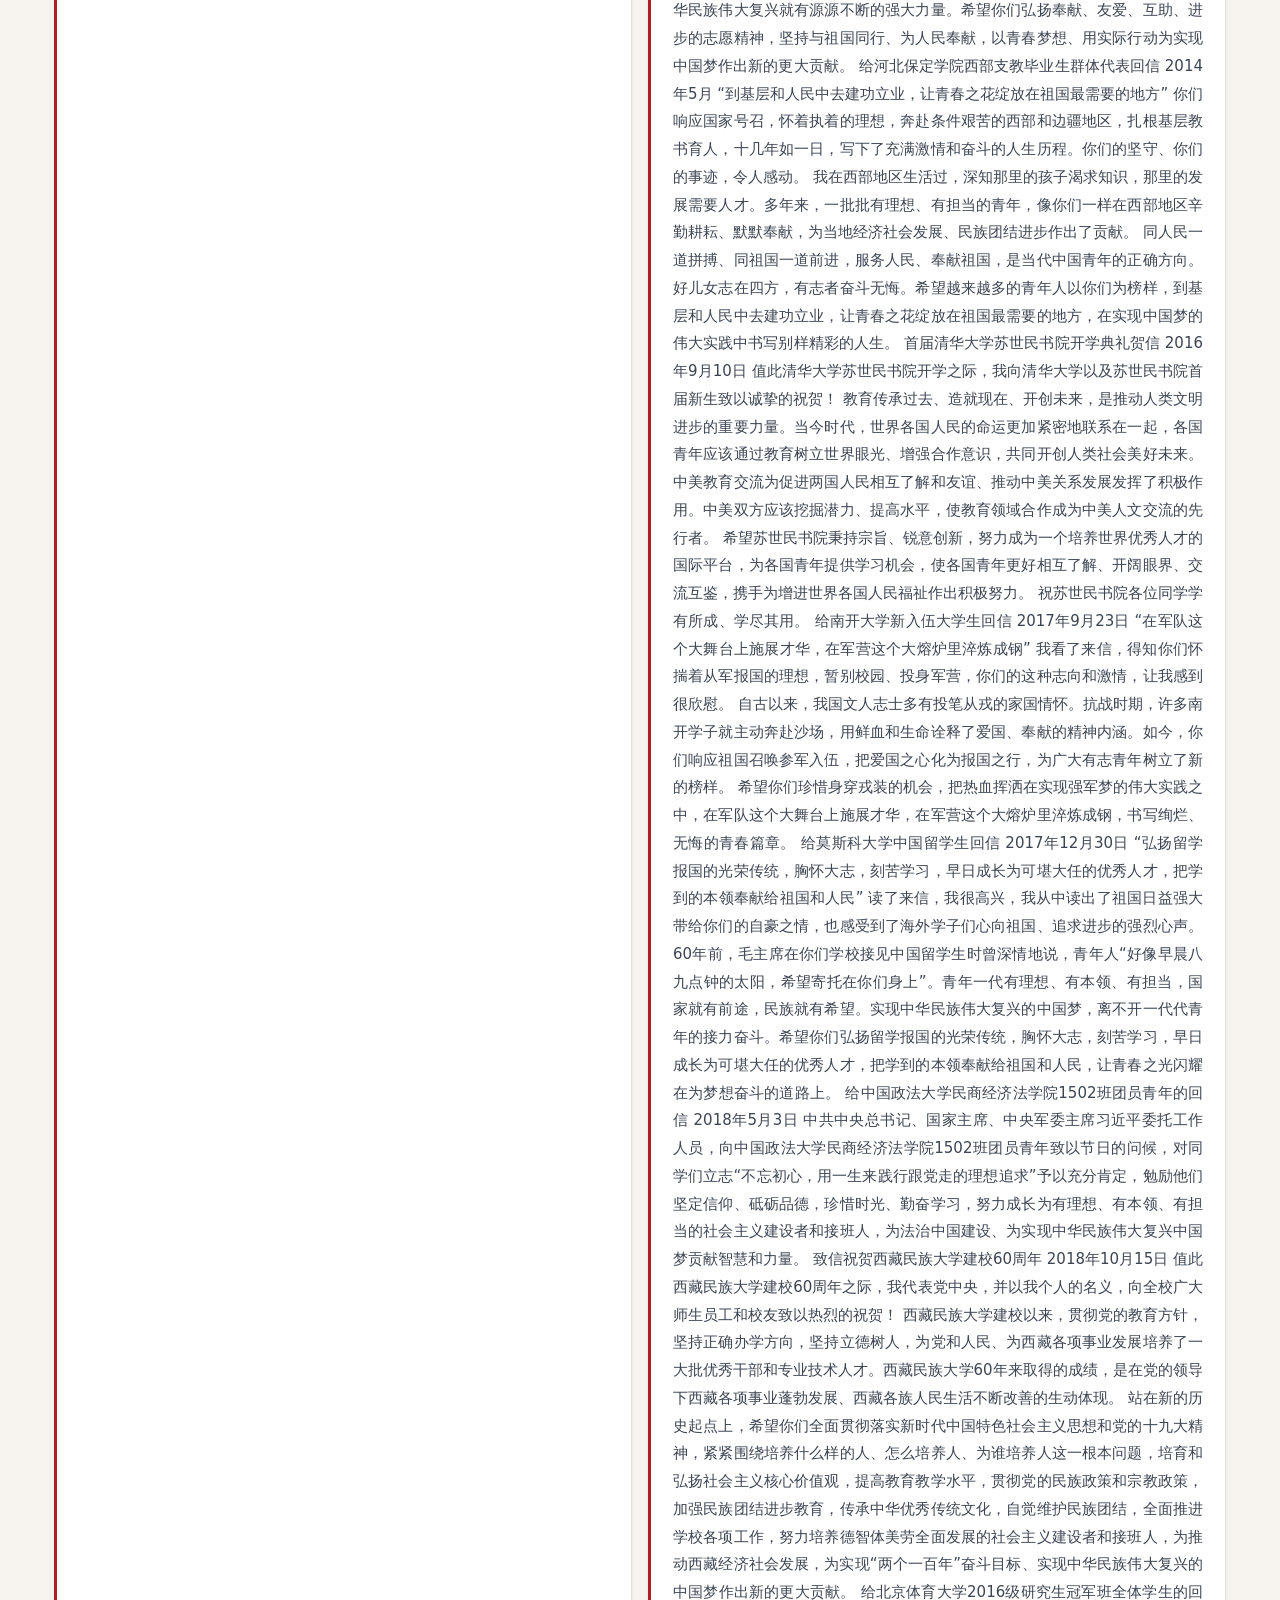
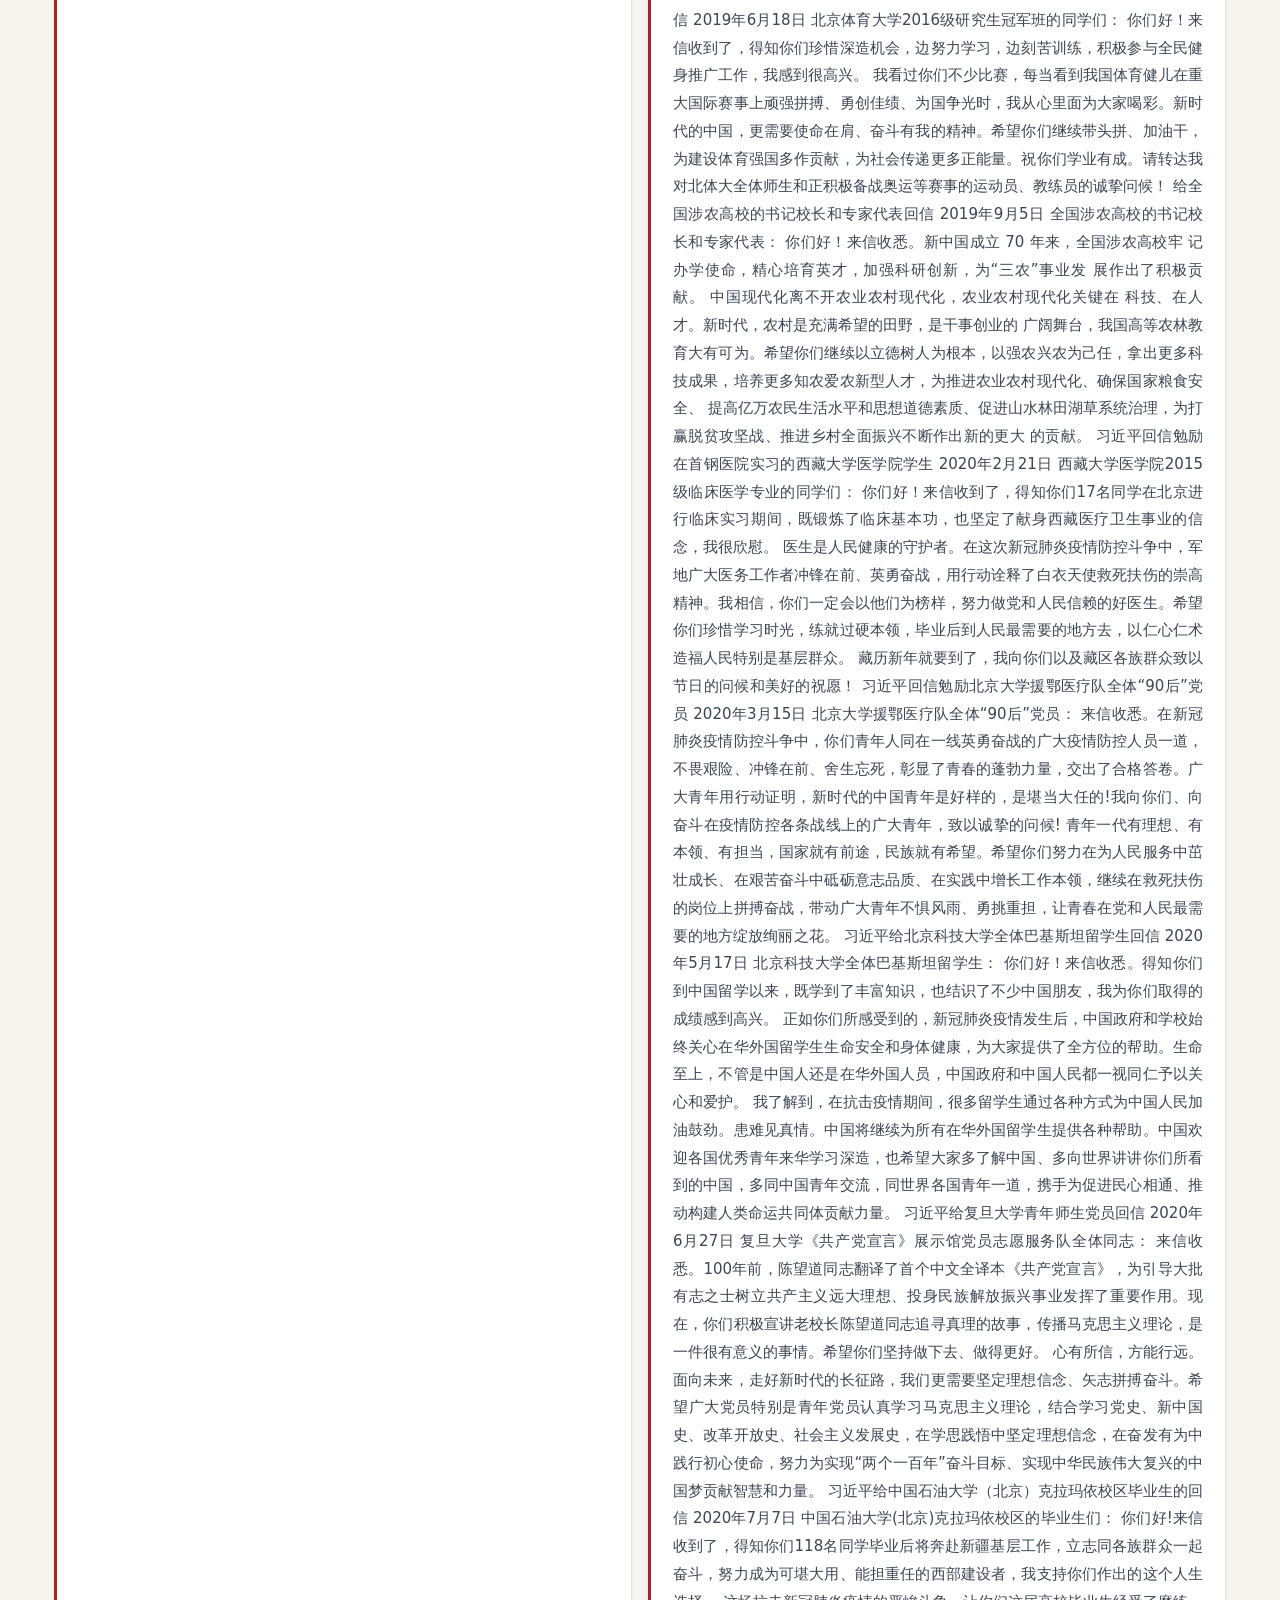
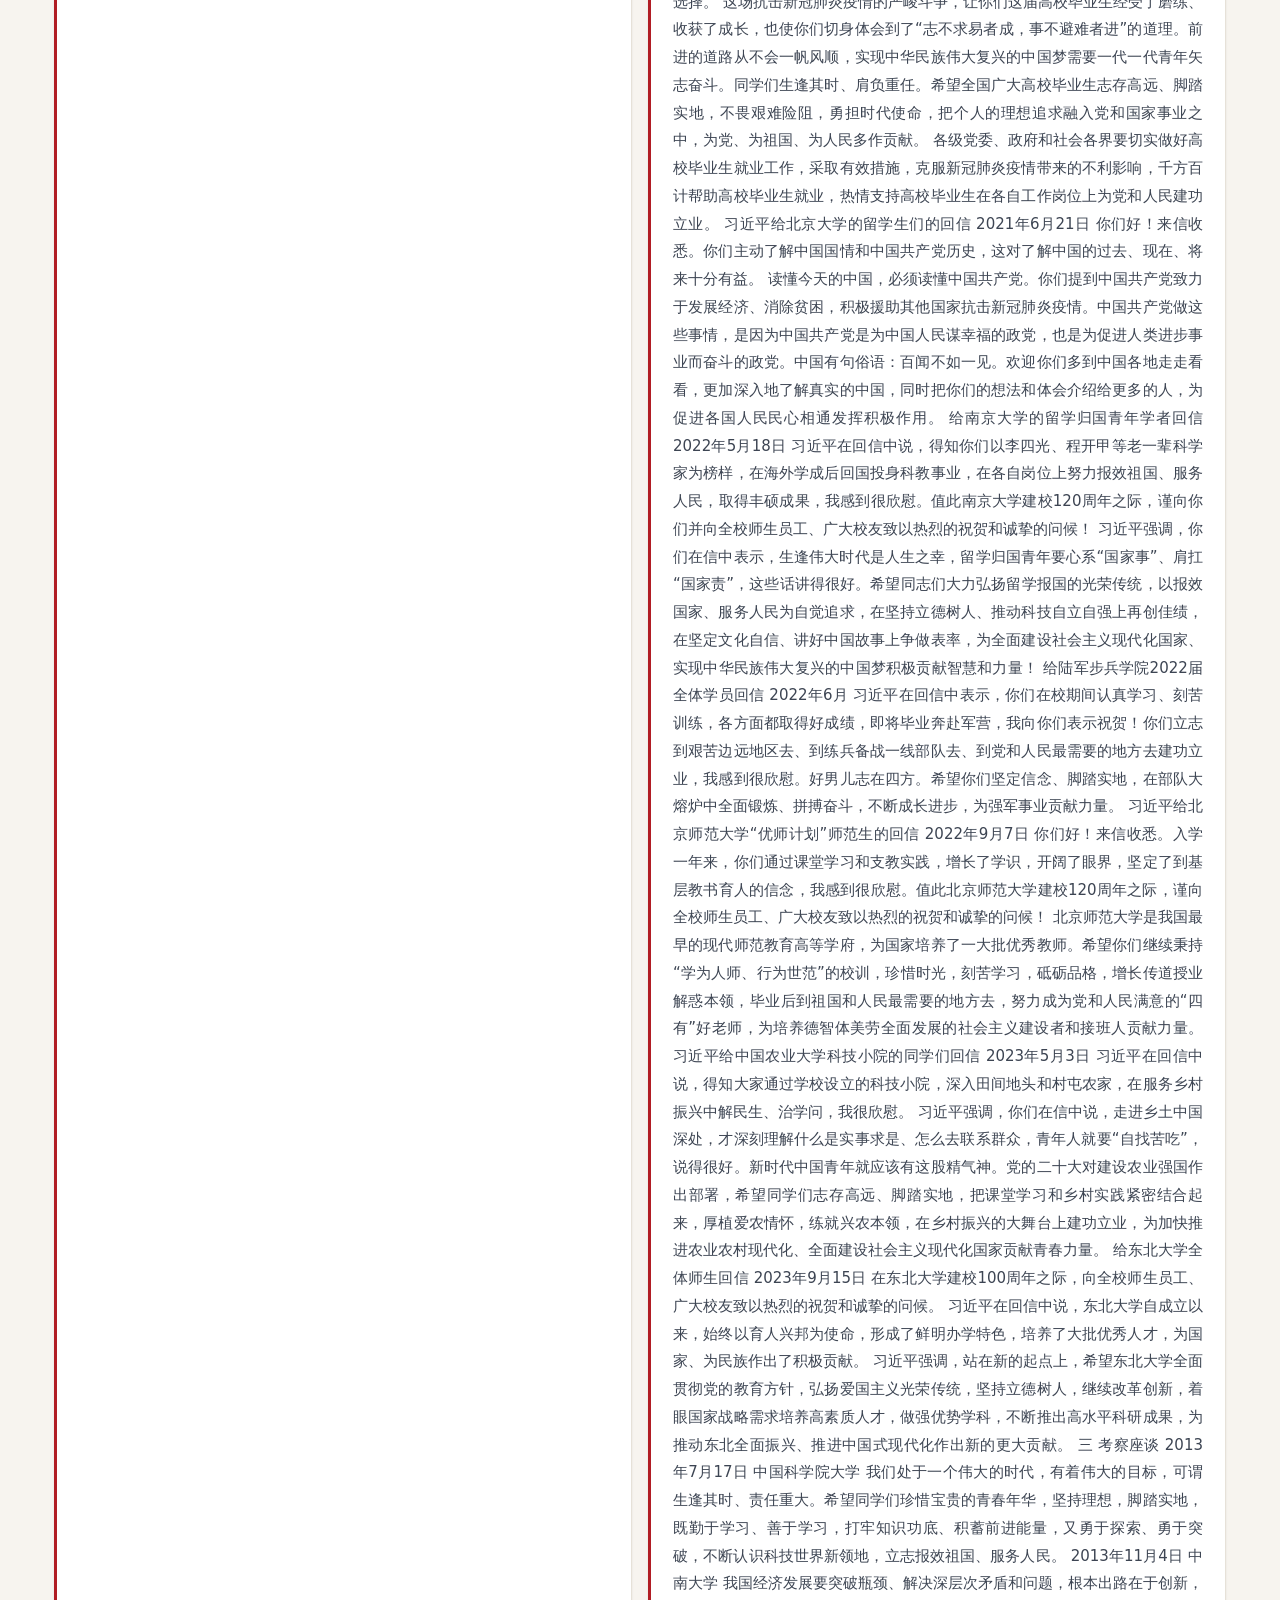
<file: site/leaders.html>
<!DOCTYPE html>
<html lang="zh-CN">
<head>
<meta charset="UTF-8">
<meta name="viewport" content="width=device-width, initial-scale=1">
<title>领导人论述库 · 北大青年纵横</title>
<meta name="description" content="历届党和国家领导人关于青年和共青团工作的重要论述汇总，按领导人、时间、场合、性质与原句著录，可检索具体提法出处。">
<meta name="theme-color" content="#0f1b33">
<link rel="icon" href="assets/favicon.png">
<link rel="stylesheet" href="assets/style.css">
</head>
<body>
  <a class="skip-link" href="#main">跳到主要内容</a>
  <header class="nav">
    <div class="wrap nav-inner">
      <a class="brand" href="index.html">
        <span class="brand-mark" aria-hidden="true">
          <img src="assets/pku-logo-white.png" alt="" width="160" height="160" decoding="async">
        </span>
        <span class="brand-text">
          <span class="brand-name">北大青年纵横</span>
          <span class="brand-sub">学习资料库</span>
        </span>
      </a>
      <button class="nav-toggle" type="button" aria-label="展开导航菜单" aria-expanded="false">
        <svg class="ic ic-lg" viewBox="0 0 24 24"><path d="M4 7h16M4 12h16M4 17h16"/></svg>
      </button>
      <nav class="nav-links" aria-label="主导航">
        <a class="nav-link" href="index.html">首页</a>
        <a class="nav-link" href="database.html">重要讲话数据库</a>
        <a class="nav-link" href="leaders.html" aria-current="page">领导人论述库</a>
        <a class="nav-link" href="awards.html">青年工作课题</a>
        <a class="nav-link" href="search.html">全库检索</a>
        <a class="nav-link" href="about.html">关于本库</a>
        <a class="nav-cta" href="search.html">
          <svg class="ic" viewBox="0 0 24 24"><circle cx="11" cy="11" r="7"/><path d="m20 20-3.5-3.5"/></svg>
          检索
        </a>
      </nav>
    </div>
  </header>

<main id="main">
  <section class="doc-head">
    <div class="wrap">
      <div class="crumb">
        <a href="index.html">首页</a><span class="sep">/</span><span>领导人论述库</span>
      </div>
      <h1>历届党和国家领导人关于青年和共青团工作的重要论述汇总</h1>
      <p class="lede">
        汇总历届党和国家领导人在重要会议、座谈、回信与文章中关于青年和共青团工作的论述，
        按 领导人 / 时间 / 场合 / 性质 / 完整原句 逐条著录，可检索具体提法的出处。
        以青春之视角，读懂党对青年的殷切期望。
      </p>
      <div class="doc-head-meta">
        <span><svg class="ic" viewBox="0 0 24 24"><circle cx="9" cy="8" r="3.5"/><path d="M2.5 20a6.5 6.5 0 0 1 13 0"/><path d="M17 5.2a3.5 3.5 0 0 1 0 6.6M18.5 20a6.5 6.5 0 0 0-2-4.7"/></svg>42 条论述</span>
        <span><svg class="ic" viewBox="0 0 24 24"><path d="M4 4.5A2.5 2.5 0 0 1 6.5 2H20v18H6.5A2.5 2.5 0 0 0 4 22.5Z"/><path d="M8 7h8M8 11h6"/></svg>12 篇重要文章</span>
        <span><svg class="ic" viewBox="0 0 24 24"><path d="M9 7H5a2 2 0 0 0-2 2v3a2 2 0 0 0 2 2h2v1a3 3 0 0 1-3 3"/><path d="M19 7h-4a2 2 0 0 0-2 2v3a2 2 0 0 0 2 2h2v1a3 3 0 0 1-3 3"/></svg>64 条青春寄语</span>
      </div>
      <div class="row" style="margin-top:20px;flex-wrap:wrap;gap:10px">
        <a class="btn btn-ghost btn-sm" href="#leadersTable">重要论述表格</a>
        <a class="btn btn-ghost btn-sm" href="#xiArticlesSec">重要文章汇总</a>
        <a class="btn btn-ghost btn-sm" href="#xiQuotesSec">青春寄语（分主题）</a>
      </div>
    </div>
  </section>

  <section class="section-tight" id="leadersTable">
    <div class="wrap">
      <div class="toolbar" style="position:static;background:none;border:0;padding:0;margin-bottom:22px">
        <div class="toolbar-row">
          <div class="search-box">
            <svg class="ic" viewBox="0 0 24 24"><circle cx="11" cy="11" r="7"/><path d="m20 20-3.5-3.5"/></svg>
            <label class="sr-only" for="ldSearch">检索论述</label>
            <input id="ldSearch" type="search" placeholder="检索论述：提法、场合、原句…（如“政治性、先进性、群众性”）" autocomplete="off">
            <button class="search-clear" id="ldClear" type="button" aria-label="清除检索词">
              <svg class="ic" viewBox="0 0 24 24"><path d="M18 6 6 18M6 6l12 12"/></svg>
            </button>
          </div>
          <span class="select-wrap">
            <label class="sr-only" for="ldSort">排序方式</label>
            <select id="ldSort">
              <option value="time">按时间排序</option>
              <option value="leader">按领导人排序</option>
              <option value="occasion">按场合排序</option>
            </select>
            <svg class="ic" viewBox="0 0 24 24"><path d="m6 9 6 6 6-6"/></svg>
          </span>
        </div>
        <div class="toolbar-row" style="margin-top:14px">
          <div class="chip-row" id="leaderRow"></div>
        </div>
      </div>

      <div class="result-bar">
        <span id="ldCount">正在统计…</span>
      </div>

      <div class="table-wrap">
        <div class="table-scroll">
          <table class="data">
            <thead>
              <tr>
                <th scope="col">领导人</th>
                <th scope="col">时间</th>
                <th scope="col">场合</th>
                <th scope="col">性质 / 主要提法</th>
                <th scope="col">对应原句（完整）</th>
              </tr>
            </thead>
            <tbody id="leaderBody"></tbody>
          </table>
        </div>
      </div>

      <div class="more-wrap">
        <button class="btn btn-outline" id="ldMore" type="button" hidden>加载更多</button>
      </div>
    </div>
  </section>

  <section class="section section-alt" id="xiArticlesSec">
    <div class="wrap">
      <div class="section-head">
        <div>
          <h2 class="section-title">习近平总书记重要文章汇总</h2>
          <p class="section-desc">点击标题展开文章全文提要。</p>
        </div>
      </div>
      <div id="xiArticles"></div>
    </div>
  </section>

  <section class="section" id="xiQuotesSec">
    <div class="wrap">
      <div class="section-head">
        <div>
          <h2 class="section-title">习近平总书记对青年的青春寄语</h2>
          <p class="section-desc">按“谈理想、谈学习、谈价值观、谈创新、谈笃实”等主题分组，每条均标注出处。</p>
        </div>
      </div>
      <div id="xiQuotes"></div>
    </div>
  </section>

</main>

  <footer class="footer">
    <div class="wrap">
      <div class="footer-grid">
        <div class="footer-brand">
          <div class="brand">
            <span class="brand-mark" aria-hidden="true">
              <img src="assets/pku-logo-white.png" alt="" width="160" height="160" decoding="async">
            </span>
            <span class="brand-text">
              <span class="brand-name">北大青年纵横</span>
              <span class="brand-sub">学习资料库</span>
            </span>
          </div>
          <p class="footer-couplet">荟萃时代嘉言<span class="cp-dot-sm" aria-hidden="true"></span>拓思青年纵横</p>
          <p>系统整理党和国家领导人关于青年和共青团工作的重要论述、最新重要讲话与政策文件，
             按期次归档、逐条著录，供团学工作与理论学习检索使用。</p>
        </div>
        <div>
          <h4>站内导航</h4>
          <div class="footer-links">
            <a class="footer-link" href="database.html">
              <svg class="ic" viewBox="0 0 24 24"><path d="M5 12h14"/><path d="m13 6 6 6-6 6"/></svg>
              <span>重要讲话数据库</span>
            </a>
            <a class="footer-link" href="leaders.html">
              <svg class="ic" viewBox="0 0 24 24"><path d="M5 12h14"/><path d="m13 6 6 6-6 6"/></svg>
              <span>领导人论述库</span>
            </a>
            <a class="footer-link" href="search.html">
              <svg class="ic" viewBox="0 0 24 24"><path d="M5 12h14"/><path d="m13 6 6 6-6 6"/></svg>
              <span>全库检索</span>
            </a>
            <a class="footer-link" href="about.html">
              <svg class="ic" viewBox="0 0 24 24"><path d="M5 12h14"/><path d="m13 6 6 6-6 6"/></svg>
              <span>关于本库与数据说明</span>
            </a>
          </div>
        </div>
        <div>
          <h4>友情链接</h4>
          <div class="footer-links">
            <a class="footer-link" href="http://jhsjk.people.cn/" target="_blank" rel="noopener noreferrer">
              <svg class="ic" viewBox="0 0 24 24"><path d="M14 4h6v6"/><path d="M20 4 11 13"/><path d="M18 14v5a2 2 0 0 1-2 2H5a2 2 0 0 1-2-2V8a2 2 0 0 1 2-2h5"/></svg>
              <span>习近平讲话数据库<small>人民网·习近平系列重要讲话数据库</small></span>
            </a>
            <a class="footer-link" href="http://paper.people.com.cn/" target="_blank" rel="noopener noreferrer">
              <svg class="ic" viewBox="0 0 24 24"><path d="M14 4h6v6"/><path d="M20 4 11 13"/><path d="M18 14v5a2 2 0 0 1-2 2H5a2 2 0 0 1-2-2V8a2 2 0 0 1 2-2h5"/></svg>
              <span>人民日报数据库<small>《人民日报》图文数据库</small></span>
            </a>
            <a class="footer-link" href="https://www.gqt.org.cn/" target="_blank" rel="noopener noreferrer">
              <svg class="ic" viewBox="0 0 24 24"><path d="M14 4h6v6"/><path d="M20 4 11 13"/><path d="M18 14v5a2 2 0 0 1-2 2H5a2 2 0 0 1-2-2V8a2 2 0 0 1 2-2h5"/></svg>
              <span>共青团中央<small>中国共产主义青年团中央委员会</small></span>
            </a>
          </div>
        </div>
      </div>
      <div class="footer-bottom">
        <span>© <span data-year>2026</span> 北大青年纵横 · 本站为学习资料汇编，内容整理自公开来源，<strong>非任何单位官方发布</strong></span>
        <span class="tag">数据更新：2026-10-08</span>
      </div>
    </div>
  </footer>

  <button class="to-top" type="button" aria-label="返回顶部">
    <svg class="ic" viewBox="0 0 24 24"><path d="M12 19V5"/><path d="m6 11 6-6 6 6"/></svg>
  </button>

<script src="data/db.js"></script>
<script src="assets/app.js"></script>
</body>
</html>
</file>
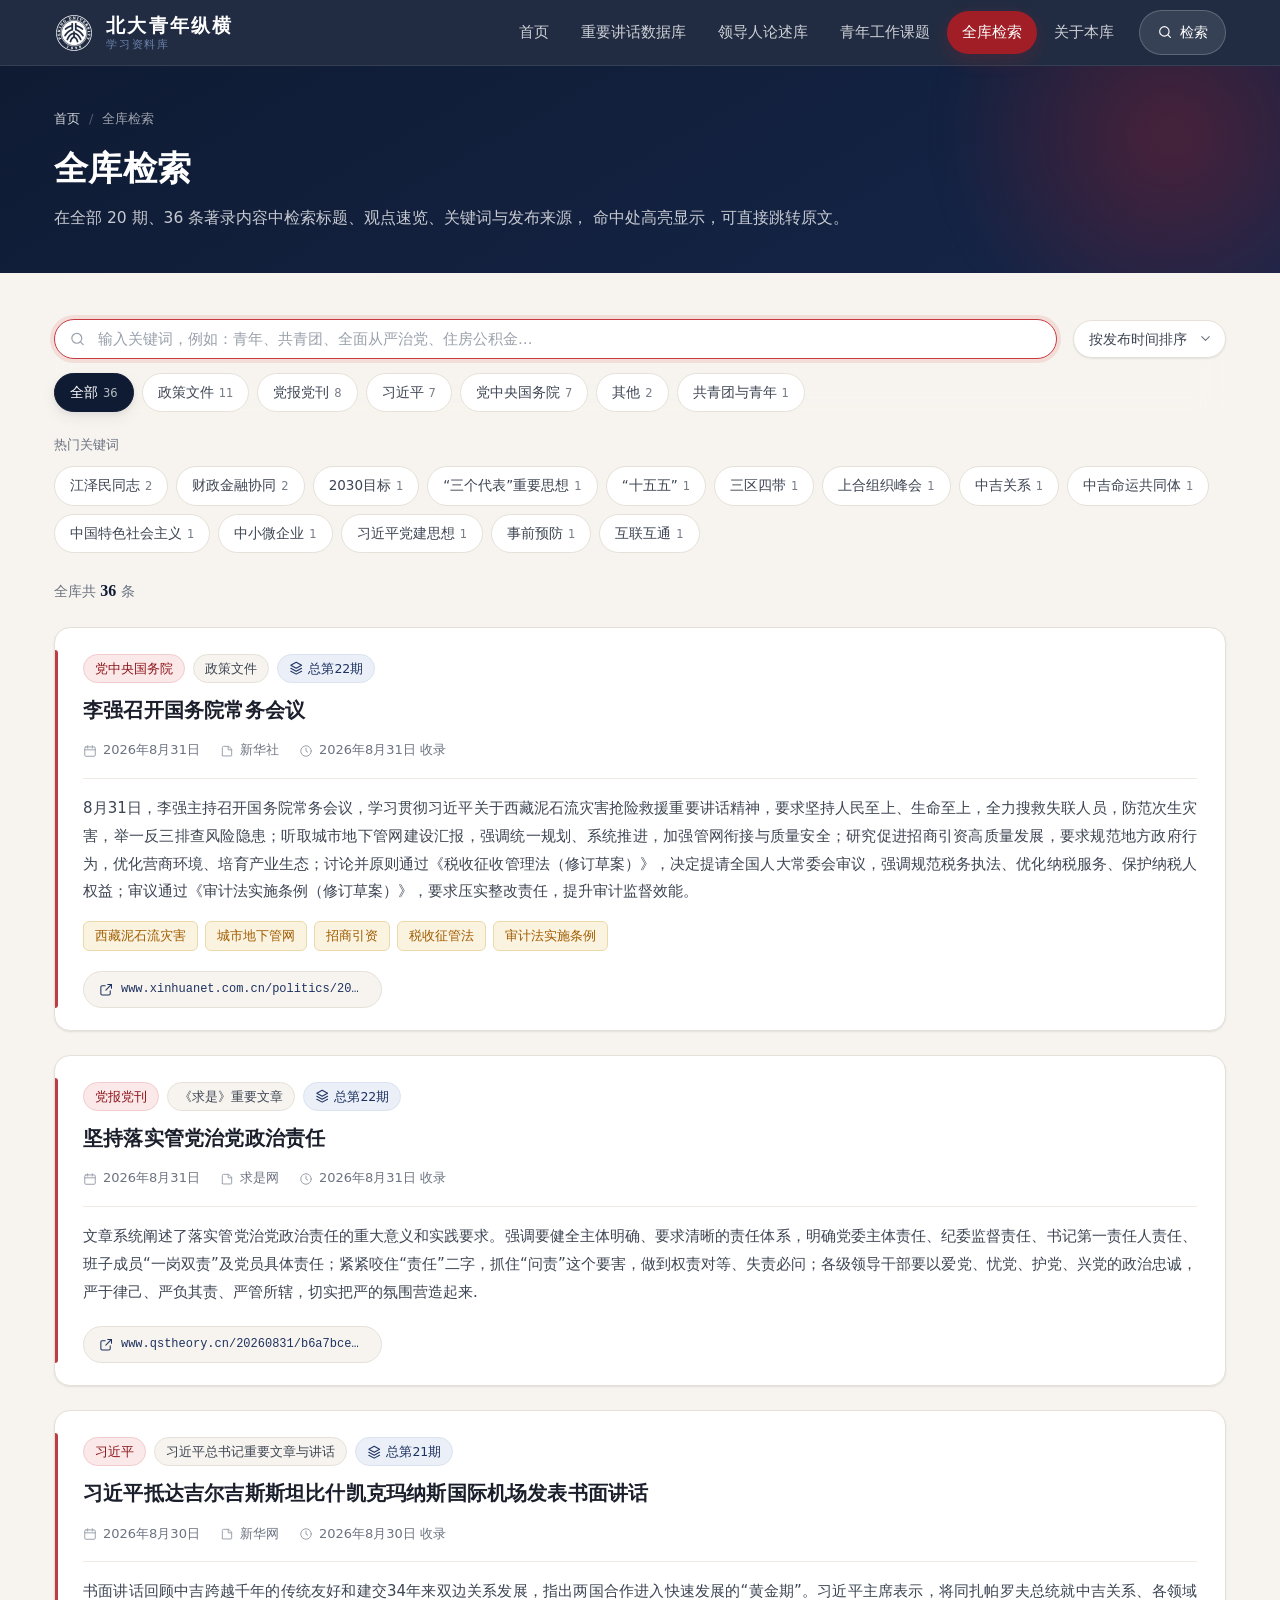
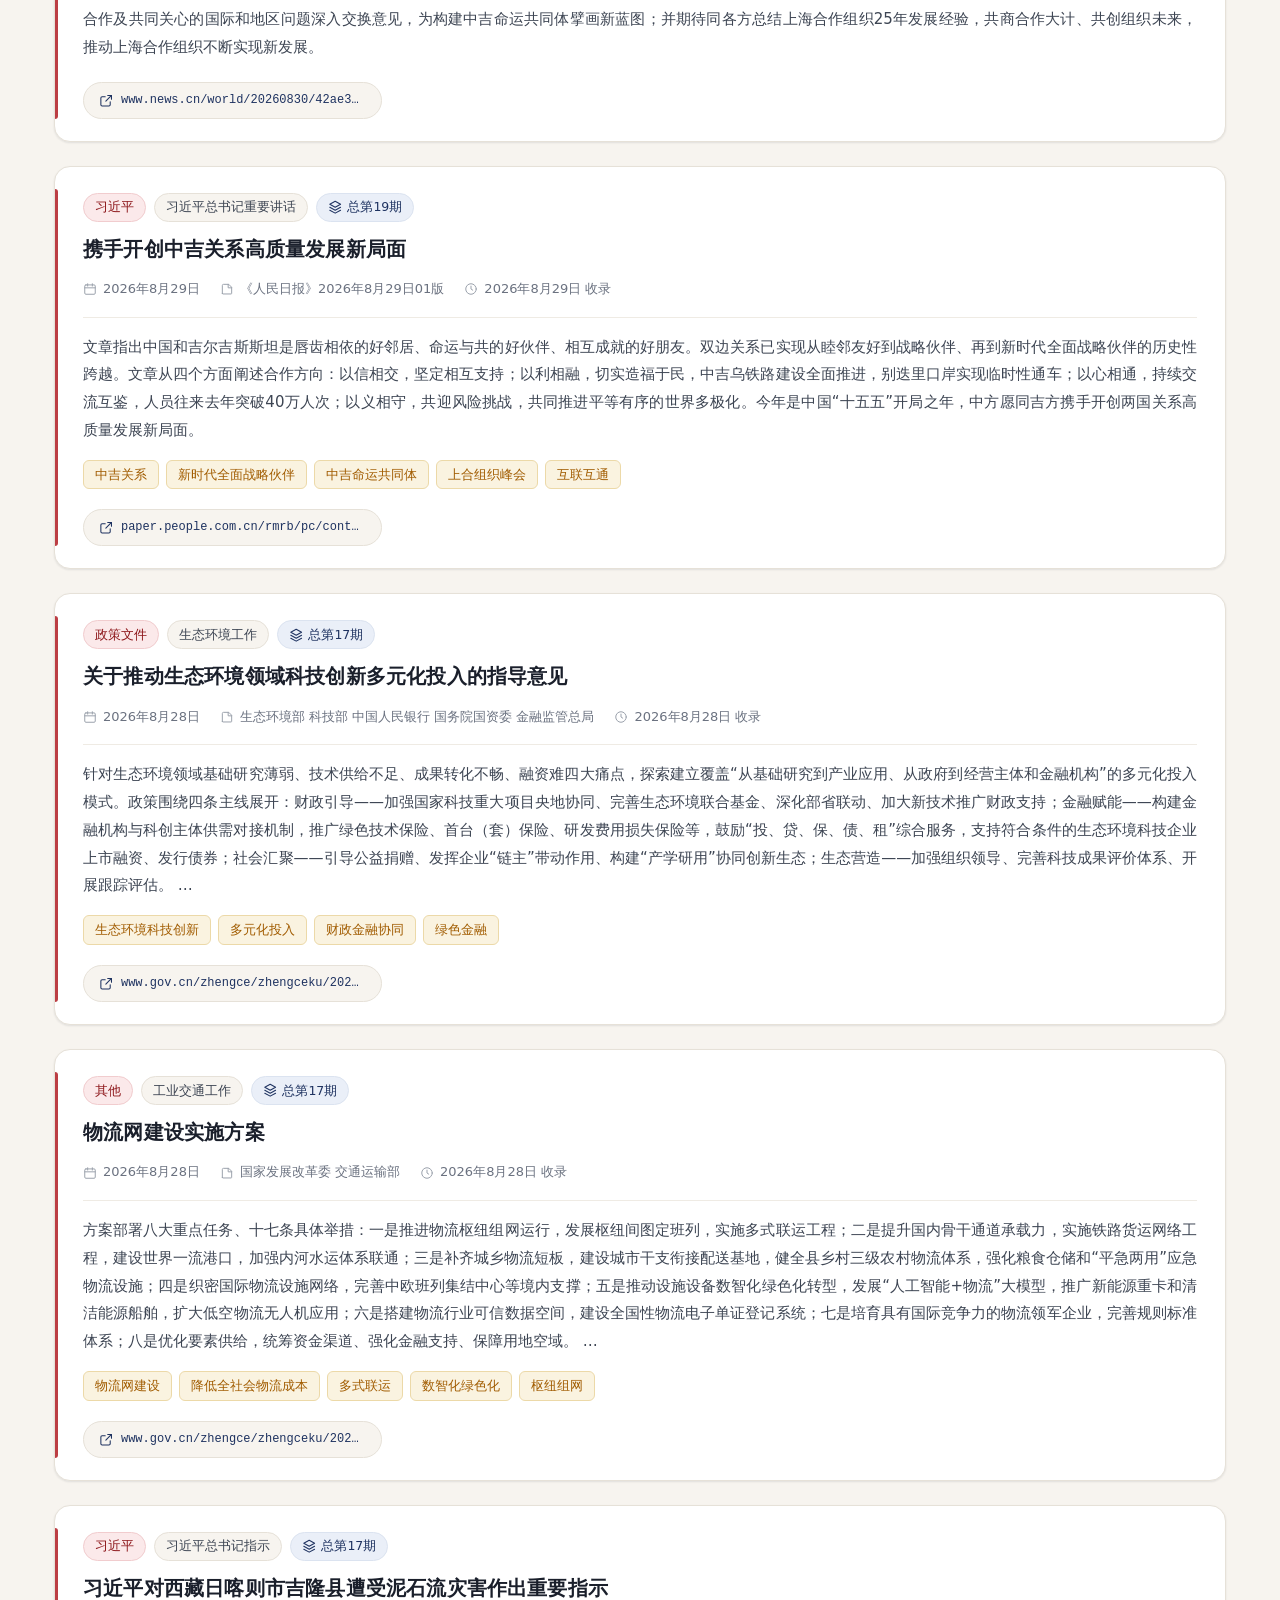
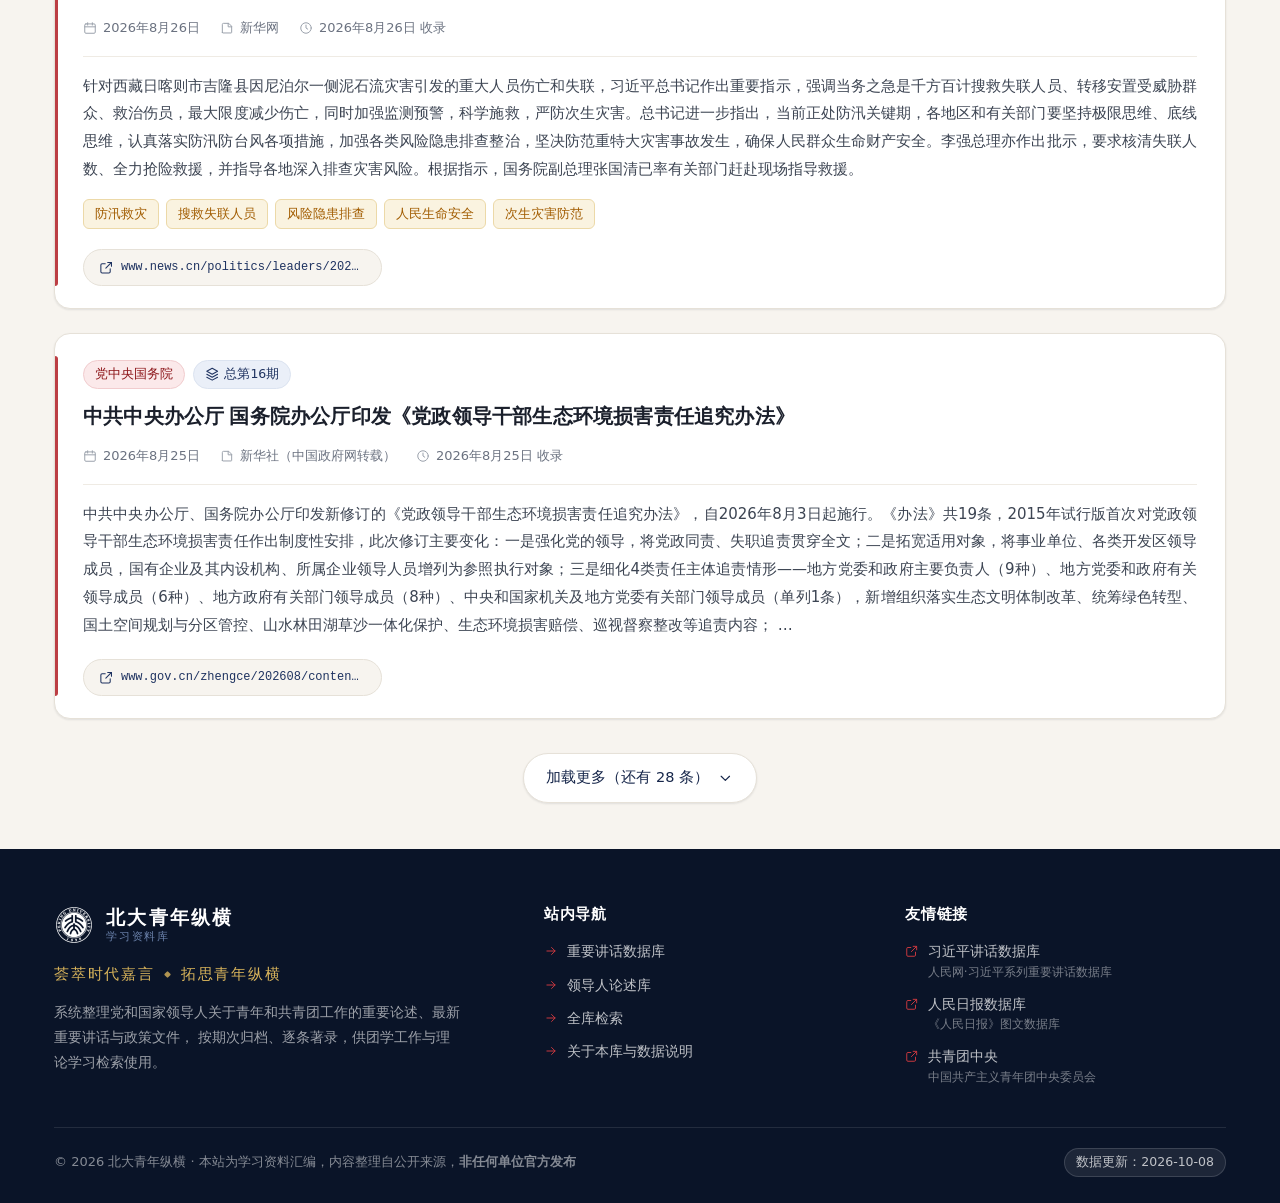
<file: site/search.html>
<!DOCTYPE html>
<html lang="zh-CN">
<head>
<meta charset="UTF-8">
<meta name="viewport" content="width=device-width, initial-scale=1">
<title>全库检索 · 北大青年纵横</title>
<meta name="description" content="在所有期次的著录内容中检索重要讲话、政策文件与重要提法，支持关键词高亮与原文跳转。">
<meta name="theme-color" content="#0f1b33">
<link rel="icon" href="assets/favicon.png">
<link rel="stylesheet" href="assets/style.css">
</head>
<body>
  <a class="skip-link" href="#main">跳到主要内容</a>
  <header class="nav">
    <div class="wrap nav-inner">
      <a class="brand" href="index.html">
        <span class="brand-mark" aria-hidden="true">
          <img src="assets/pku-logo-white.png" alt="" width="160" height="160" decoding="async">
        </span>
        <span class="brand-text">
          <span class="brand-name">北大青年纵横</span>
          <span class="brand-sub">学习资料库</span>
        </span>
      </a>
      <button class="nav-toggle" type="button" aria-label="展开导航菜单" aria-expanded="false">
        <svg class="ic ic-lg" viewBox="0 0 24 24"><path d="M4 7h16M4 12h16M4 17h16"/></svg>
      </button>
      <nav class="nav-links" aria-label="主导航">
        <a class="nav-link" href="index.html">首页</a>
        <a class="nav-link" href="database.html">重要讲话数据库</a>
        <a class="nav-link" href="leaders.html">领导人论述库</a>
        <a class="nav-link" href="awards.html">青年工作课题</a>
        <a class="nav-link" href="search.html" aria-current="page">全库检索</a>
        <a class="nav-link" href="about.html">关于本库</a>
        <a class="nav-cta" href="search.html">
          <svg class="ic" viewBox="0 0 24 24"><circle cx="11" cy="11" r="7"/><path d="m20 20-3.5-3.5"/></svg>
          检索
        </a>
      </nav>
    </div>
  </header>

<main id="main">
  <section class="doc-head">
    <div class="wrap">
      <div class="crumb">
        <a href="index.html">首页</a><span class="sep">/</span><span>全库检索</span>
      </div>
      <h1>全库检索</h1>
      <p class="lede">
        在全部 20 期、36 条著录内容中检索标题、观点速览、关键词与发布来源，
        命中处高亮显示，可直接跳转原文。
      </p>    </div>
  </section>

  <section class="section-tight">
    <div class="wrap">
      <div class="toolbar" style="position:static;background:none;border:0;padding:0;margin-bottom:22px">
        <div class="toolbar-row">
          <div class="search-box" style="flex:1 1 420px">
            <svg class="ic" viewBox="0 0 24 24"><circle cx="11" cy="11" r="7"/><path d="m20 20-3.5-3.5"/></svg>
            <label class="sr-only" for="gsSearch">全库检索</label>
            <input id="gsSearch" type="search" placeholder="输入关键词，例如：青年、共青团、全面从严治党、住房公积金…" autocomplete="off">
            <button class="search-clear" id="gsClear" type="button" aria-label="清除检索词">
              <svg class="ic" viewBox="0 0 24 24"><path d="M18 6 6 18M6 6l12 12"/></svg>
            </button>
          </div>
          <span class="select-wrap">
            <label class="sr-only" for="gsSort">排序方式</label>
            <select id="gsSort">
              <option value="date">按发布时间排序</option>
              <option value="issue">按所属期次排序</option>
              <option value="source">按发布来源排序</option>
            </select>
            <svg class="ic" viewBox="0 0 24 24"><path d="m6 9 6 6 6-6"/></svg>
          </span>
        </div>
        <div class="toolbar-row" style="margin-top:14px">
          <div class="chip-row" id="gsCats"></div>
        </div>
      </div>

      <div style="margin-bottom:24px">
        <div style="font-size:13px;color:var(--ink-3);margin-bottom:9px">热门关键词</div>
        <div class="chip-row" id="gsHot"></div>
      </div>

      <div class="result-bar">
        <span id="gsCount">正在统计…</span>
      </div>

      <div class="entry-list" id="searchResults"></div>

      <div class="more-wrap">
        <button class="btn btn-outline" id="gsMore" type="button" hidden>加载更多</button>
      </div>
    </div>
  </section>

</main>

  <footer class="footer">
    <div class="wrap">
      <div class="footer-grid">
        <div class="footer-brand">
          <div class="brand">
            <span class="brand-mark" aria-hidden="true">
              <img src="assets/pku-logo-white.png" alt="" width="160" height="160" decoding="async">
            </span>
            <span class="brand-text">
              <span class="brand-name">北大青年纵横</span>
              <span class="brand-sub">学习资料库</span>
            </span>
          </div>
          <p class="footer-couplet">荟萃时代嘉言<span class="cp-dot-sm" aria-hidden="true"></span>拓思青年纵横</p>
          <p>系统整理党和国家领导人关于青年和共青团工作的重要论述、最新重要讲话与政策文件，
             按期次归档、逐条著录，供团学工作与理论学习检索使用。</p>
        </div>
        <div>
          <h4>站内导航</h4>
          <div class="footer-links">
            <a class="footer-link" href="database.html">
              <svg class="ic" viewBox="0 0 24 24"><path d="M5 12h14"/><path d="m13 6 6 6-6 6"/></svg>
              <span>重要讲话数据库</span>
            </a>
            <a class="footer-link" href="leaders.html">
              <svg class="ic" viewBox="0 0 24 24"><path d="M5 12h14"/><path d="m13 6 6 6-6 6"/></svg>
              <span>领导人论述库</span>
            </a>
            <a class="footer-link" href="search.html">
              <svg class="ic" viewBox="0 0 24 24"><path d="M5 12h14"/><path d="m13 6 6 6-6 6"/></svg>
              <span>全库检索</span>
            </a>
            <a class="footer-link" href="about.html">
              <svg class="ic" viewBox="0 0 24 24"><path d="M5 12h14"/><path d="m13 6 6 6-6 6"/></svg>
              <span>关于本库与数据说明</span>
            </a>
          </div>
        </div>
        <div>
          <h4>友情链接</h4>
          <div class="footer-links">
            <a class="footer-link" href="http://jhsjk.people.cn/" target="_blank" rel="noopener noreferrer">
              <svg class="ic" viewBox="0 0 24 24"><path d="M14 4h6v6"/><path d="M20 4 11 13"/><path d="M18 14v5a2 2 0 0 1-2 2H5a2 2 0 0 1-2-2V8a2 2 0 0 1 2-2h5"/></svg>
              <span>习近平讲话数据库<small>人民网·习近平系列重要讲话数据库</small></span>
            </a>
            <a class="footer-link" href="http://paper.people.com.cn/" target="_blank" rel="noopener noreferrer">
              <svg class="ic" viewBox="0 0 24 24"><path d="M14 4h6v6"/><path d="M20 4 11 13"/><path d="M18 14v5a2 2 0 0 1-2 2H5a2 2 0 0 1-2-2V8a2 2 0 0 1 2-2h5"/></svg>
              <span>人民日报数据库<small>《人民日报》图文数据库</small></span>
            </a>
            <a class="footer-link" href="https://www.gqt.org.cn/" target="_blank" rel="noopener noreferrer">
              <svg class="ic" viewBox="0 0 24 24"><path d="M14 4h6v6"/><path d="M20 4 11 13"/><path d="M18 14v5a2 2 0 0 1-2 2H5a2 2 0 0 1-2-2V8a2 2 0 0 1 2-2h5"/></svg>
              <span>共青团中央<small>中国共产主义青年团中央委员会</small></span>
            </a>
          </div>
        </div>
      </div>
      <div class="footer-bottom">
        <span>© <span data-year>2026</span> 北大青年纵横 · 本站为学习资料汇编，内容整理自公开来源，<strong>非任何单位官方发布</strong></span>
        <span class="tag">数据更新：2026-10-08</span>
      </div>
    </div>
  </footer>

  <button class="to-top" type="button" aria-label="返回顶部">
    <svg class="ic" viewBox="0 0 24 24"><path d="M12 19V5"/><path d="m6 11 6-6 6 6"/></svg>
  </button>

<script src="data/db.js"></script>
<script src="assets/app.js"></script>
</body>
</html>
</file>
<file: site/assets/style.css>
@charset "UTF-8";
/* ==========================================================================
   重要讲话与最新提法数据库 —— 设计系统
   配色：深藏青（正式）+ 团员红（强调）+ 暖米白（阅读底）
   观感：官方数据库的克制 + 现代卡片流动感
   ========================================================================== */

/* ---------- 1. 设计变量 ---------- */
:root {
  /* 品牌色 */
  --navy-900: #0a1428;
  --navy-800: #0f1b33;
  --navy-700: #16264a;
  --navy-600: #1e3260;
  --navy-500: #2b4577;
  --navy-300: #6b82ab;
  --navy-100: #dbe3f0;

  --red-700: #8c1519;
  --red-600: #a3161c;
  --red-500: #b11d24;
  --red-400: #c8383f;
  --red-100: #fbe9ea;

  --gold-500: #b8860b;
  --gold-300: #d9b45b;
  --gold-100: #faf3e0;

  /* 中性色 */
  --paper: #f7f4ef;
  --paper-2: #fffdfa;
  --white: #ffffff;
  --ink: #1a1f2b;
  --ink-2: #3d4553;
  --ink-3: #6b7280;
  --ink-4: #9aa1ac;
  --line: #e6e1d8;
  --line-2: #efebe4;

  /* 语义色 */
  --green-600: #1a7f5a;
  --green-100: #e6f4ee;
  --amber-600: #a15c00;
  --amber-100: #fdf0dc;

  /* 排版 */
  --font-serif: "Source Han Serif SC", "Noto Serif SC", "Songti SC", "SimSun",
    "Source Han Serif CN", Georgia, "Times New Roman", serif;
  --font-sans: "Source Han Sans SC", "Noto Sans SC", "PingFang SC",
    "Microsoft YaHei", "Hiragino Sans GB", system-ui, -apple-system, "Segoe UI",
    Roboto, sans-serif;
  --font-mono: "JetBrains Mono", "Cascadia Code", Consolas, "Courier New", monospace;

  /* 间距节奏 */
  --gap-xs: 4px;
  --gap-sm: 8px;
  --gap: 16px;
  --gap-lg: 24px;
  --gap-xl: 40px;
  --gap-2xl: 64px;

  /* 圆角与阴影 */
  --r-sm: 6px;
  --r: 10px;
  --r-lg: 16px;
  --r-xl: 22px;
  --r-pill: 999px;

  --sh-1: 0 1px 2px rgba(15, 27, 51, 0.06), 0 1px 3px rgba(15, 27, 51, 0.04);
  --sh-2: 0 2px 6px rgba(15, 27, 51, 0.07), 0 6px 16px rgba(15, 27, 51, 0.06);
  --sh-3: 0 8px 20px rgba(15, 27, 51, 0.1), 0 18px 44px rgba(15, 27, 51, 0.09);
  --sh-red: 0 6px 18px rgba(177, 29, 36, 0.22);

  --nav-h: 66px;
  --maxw: 1220px;

  --ease: cubic-bezier(0.22, 0.61, 0.36, 1);
}

/* ---------- 2. 基础重置 ---------- */
*,
*::before,
*::after {
  box-sizing: border-box;
}

html {
  -webkit-text-size-adjust: 100%;
  scroll-behavior: smooth;
  scroll-padding-top: calc(var(--nav-h) + 20px);
}

body {
  margin: 0;
  background: var(--paper);
  color: var(--ink);
  font-family: var(--font-sans);
  font-size: 15.5px;
  line-height: 1.75;
  -webkit-font-smoothing: antialiased;
  text-rendering: optimizeLegibility;
}

h1,
h2,
h3,
h4 {
  font-family: var(--font-serif);
  font-weight: 700;
  line-height: 1.35;
  margin: 0;
  letter-spacing: 0.01em;
}

p {
  margin: 0;
}

a {
  color: var(--navy-600);
  text-decoration: none;
}

a:hover {
  color: var(--red-500);
}

img,
svg {
  max-width: 100%;
}

ul,
ol {
  margin: 0;
  padding: 0;
  list-style: none;
}

button {
  font: inherit;
  color: inherit;
  cursor: pointer;
}

table {
  border-collapse: collapse;
  width: 100%;
}

:focus-visible {
  outline: 2.5px solid var(--red-400);
  outline-offset: 2px;
  border-radius: 3px;
}

::selection {
  background: var(--red-100);
  color: var(--red-700);
}

/* 滚动条 */
::-webkit-scrollbar {
  width: 11px;
  height: 11px;
}
::-webkit-scrollbar-track {
  background: var(--line-2);
}
::-webkit-scrollbar-thumb {
  background: #c8c2b6;
  border: 3px solid var(--line-2);
  border-radius: var(--r-pill);
}
::-webkit-scrollbar-thumb:hover {
  background: var(--navy-300);
}

/* ---------- 3. 布局工具 ---------- */
.wrap {
  width: 100%;
  max-width: var(--maxw);
  margin: 0 auto;
  padding: 0 24px;
}

.wrap-narrow {
  max-width: 880px;
}

.stack > * + * {
  margin-top: var(--gap);
}

.row {
  display: flex;
  align-items: center;
  gap: var(--gap-sm);
}

.row-between {
  display: flex;
  align-items: center;
  justify-content: space-between;
  gap: var(--gap);
  flex-wrap: wrap;
}

.grid {
  display: grid;
  gap: var(--gap-lg);
}

.grid-2 {
  grid-template-columns: repeat(2, minmax(0, 1fr));
}
.grid-3 {
  grid-template-columns: repeat(3, minmax(0, 1fr));
}
.grid-4 {
  grid-template-columns: repeat(4, minmax(0, 1fr));
}

.sr-only {
  position: absolute;
  width: 1px;
  height: 1px;
  padding: 0;
  margin: -1px;
  overflow: hidden;
  clip: rect(0 0 0 0);
  white-space: nowrap;
  border: 0;
}

.skip-link {
  position: absolute;
  left: 12px;
  top: -60px;
  z-index: 200;
  background: var(--navy-800);
  color: #fff;
  padding: 10px 16px;
  border-radius: 0 0 var(--r) var(--r);
  transition: top 0.2s var(--ease);
}
.skip-link:focus {
  top: 0;
  color: #fff;
}

/* ---------- 4. 图标 ---------- */
.ic {
  width: 1.15em;
  height: 1.15em;
  flex: none;
  fill: none;
  stroke: currentColor;
  stroke-width: 1.7;
  stroke-linecap: round;
  stroke-linejoin: round;
  vertical-align: -0.18em;
}

.ic-lg {
  width: 1.5em;
  height: 1.5em;
}

/* ---------- 5. 顶部导航 ---------- */
.nav {
  position: sticky;
  top: 0;
  z-index: 100;
  height: var(--nav-h);
  background: rgba(15, 27, 51, 0.92);
  backdrop-filter: saturate(180%) blur(14px);
  -webkit-backdrop-filter: saturate(180%) blur(14px);
  border-bottom: 1px solid rgba(255, 255, 255, 0.09);
  transition: background 0.25s var(--ease), box-shadow 0.25s var(--ease);
}

.nav.is-scrolled {
  background: rgba(10, 20, 40, 0.97);
  box-shadow: 0 6px 24px rgba(10, 20, 40, 0.32);
}

.nav-inner {
  display: flex;
  align-items: center;
  gap: var(--gap-lg);
  height: 100%;
}

.brand {
  display: flex;
  align-items: center;
  gap: 12px;
  color: #fff;
  flex: none;
}
.brand:hover {
  color: #fff;
}

.brand-mark {
  width: 40px;
  height: 40px;
  flex: none;
  display: grid;
  place-items: center;
}
.brand-mark img {
  width: 100%;
  height: 100%;
  object-fit: contain;
  display: block;
}

.brand-text {
  display: flex;
  flex-direction: column;
  line-height: 1.25;
}
.brand-name {
  font-family: var(--font-serif);
  font-size: 19px;
  font-weight: 700;
  letter-spacing: 0.12em;
  white-space: nowrap;
}
.brand-sub {
  font-size: 11px;
  color: var(--navy-300);
  letter-spacing: 0.16em;
  white-space: nowrap;
  text-transform: uppercase;
}

/* 首页大标题的排版规则见"顶部导航"一节之后的 .hero h1（那里离品牌名更近）。
   站名只有四个字，用疏排（letter-spacing + text-indent 抵消末字右侧空白）居中感更稳。 */

.nav-links {
  display: flex;
  align-items: center;
  gap: 2px;
  margin-left: auto;
}

.nav-link {
  position: relative;
  display: block;
  padding: 9px 15px;
  border-radius: var(--r-pill);
  color: rgba(255, 255, 255, 0.78);
  font-size: 14.5px;
  white-space: nowrap;
  transition: color 0.18s var(--ease), background 0.18s var(--ease);
}
.nav-link:hover {
  color: #fff;
  background: rgba(255, 255, 255, 0.1);
}
.nav-link[aria-current="page"] {
  color: #fff;
  background: rgba(177, 29, 36, 0.9);
  box-shadow: var(--sh-red);
}

.nav-cta {
  margin-left: 8px;
  display: inline-flex;
  align-items: center;
  gap: 7px;
  padding: 9px 17px;
  border-radius: var(--r-pill);
  background: rgba(255, 255, 255, 0.1);
  border: 1px solid rgba(255, 255, 255, 0.2);
  color: #fff;
  font-size: 14px;
  transition: all 0.18s var(--ease);
}
.nav-cta:hover {
  background: #fff;
  color: var(--navy-800);
  border-color: #fff;
}

.nav-toggle {
  display: none;
  margin-left: auto;
  width: 42px;
  height: 42px;
  border: 1px solid rgba(255, 255, 255, 0.22);
  border-radius: var(--r);
  background: rgba(255, 255, 255, 0.07);
  color: #fff;
  place-items: center;
}

/* ---------- 6. 首屏 ---------- */
.hero {
  position: relative;
  overflow: hidden;
  background: linear-gradient(158deg, var(--navy-900) 0%, var(--navy-800) 42%, var(--navy-700) 100%);
  color: #fff;
  padding: 76px 0 88px;
  isolation: isolate;
}

.hero::before {
  content: "";
  position: absolute;
  inset: 0;
  z-index: -1;
  background-image: linear-gradient(rgba(255, 255, 255, 0.045) 1px, transparent 1px),
    linear-gradient(90deg, rgba(255, 255, 255, 0.045) 1px, transparent 1px);
  background-size: 58px 58px;
  mask-image: radial-gradient(ellipse 90% 70% at 72% 8%, #000 12%, transparent 72%);
  -webkit-mask-image: radial-gradient(ellipse 90% 70% at 72% 8%, #000 12%, transparent 72%);
}

.hero::after {
  content: "";
  position: absolute;
  z-index: -1;
  top: -220px;
  right: -140px;
  width: 620px;
  height: 620px;
  border-radius: 50%;
  background: radial-gradient(circle, rgba(177, 29, 36, 0.42), transparent 66%);
  filter: blur(28px);
  pointer-events: none;
}

/* 首屏北大校徽水印：低不透明度，只做气氛，不干扰文字可读性。
   位置特意压在首屏右侧卡片下方，与现有红色光晕叠在一起形成层次。 */
.hero-emblem {
  position: absolute;
  z-index: -1;
  right: 4%;
  top: 46%;
  transform: translateY(-50%);
  width: min(520px, 42vw);
  height: auto;
  opacity: 0.13;
  pointer-events: none;
  user-select: none;
}

.hero-grid {
  display: grid;
  grid-template-columns: minmax(0, 1.35fr) minmax(0, 1fr);
  gap: var(--gap-2xl);
  align-items: center;
}

.eyebrow {
  display: inline-flex;
  align-items: center;
  gap: 9px;
  padding: 6px 15px 6px 12px;
  border-radius: var(--r-pill);
  background: rgba(255, 255, 255, 0.1);
  border: 1px solid rgba(255, 255, 255, 0.18);
  color: rgba(255, 255, 255, 0.92);
  font-size: 12.5px;
  letter-spacing: 0.08em;
  margin-bottom: 22px;
}
.eyebrow-dot {
  width: 7px;
  height: 7px;
  border-radius: 50%;
  background: var(--red-400);
  box-shadow: 0 0 0 4px rgba(200, 56, 63, 0.24);
  animation: pulse 2.4s var(--ease) infinite;
}
@keyframes pulse {
  0%,
  100% {
    box-shadow: 0 0 0 4px rgba(200, 56, 63, 0.24);
  }
  50% {
    box-shadow: 0 0 0 8px rgba(200, 56, 63, 0.05);
  }
}

.hero h1 {
  font-size: clamp(38px, 5.6vw, 66px);
  line-height: 1.18;
  letter-spacing: 0.16em;
  text-indent: 0.16em;
  margin-bottom: 20px;
}
.hero h1 em {
  font-style: normal;
  color: var(--gold-300);
  position: relative;
  white-space: nowrap;
}

/* 对称句：荟萃时代嘉言　拓思青年纵横
   紧跟在站名之下，用金色竖线做分隔，衬线 + 疏排呼应大标题 */
.hero-couplet {
  display: flex;
  align-items: center;
  gap: 14px;
  flex-wrap: wrap;
  margin: -6px 0 22px;
  font-family: var(--font-serif);
  font-size: clamp(15px, 1.5vw, 20px);
  line-height: 1.5;
  letter-spacing: 0.14em;
  text-indent: 0.14em;
  color: rgba(255, 255, 255, 0.93);
}
.hero-couplet::before {
  content: "";
  flex: none;
  width: 3px;
  height: 1.05em;
  border-radius: 2px;
  background: linear-gradient(var(--gold-300), var(--red-500));
}
/* 上下句之间的金色小菱形分隔符。
   原本用的是全角空格，实测在多数中文字体里几乎看不出间隔，
   整句会连成一长条，失去"对称句"的感觉，因此换成实体分隔符。 */
.cp-dot {
  flex: none;
  width: 6px;
  height: 6px;
  background: var(--gold-300);
  transform: rotate(45deg);
  border-radius: 1px;
  opacity: 0.85;
}
.cp-dot-sm {
  display: inline-block;
  width: 5px;
  height: 5px;
  margin: 0 0.7em;
  background: currentColor;
  transform: rotate(45deg);
  border-radius: 1px;
  vertical-align: 0.12em;
  opacity: 0.8;
}
.hero h1 em::after {
  content: "";
  position: absolute;
  left: 0;
  right: 0;
  bottom: 4px;
  height: 7px;
  background: rgba(177, 29, 36, 0.55);
  border-radius: 2px;
  z-index: -1;
}

.hero-lede {
  color: rgba(255, 255, 255, 0.79);
  font-size: 16.5px;
  line-height: 1.85;
  max-width: 60ch;
  margin-bottom: 30px;
}

.hero-actions {
  display: flex;
  flex-wrap: wrap;
  gap: 13px;
}

.hero-facts {
  display: flex;
  flex-wrap: wrap;
  gap: 10px 30px;
  margin-top: 34px;
  padding-top: 26px;
  border-top: 1px solid rgba(255, 255, 255, 0.13);
}
.hero-fact {
  display: flex;
  align-items: baseline;
  gap: 8px;
  font-size: 13.5px;
  color: rgba(255, 255, 255, 0.65);
}
.hero-fact b {
  font-family: var(--font-serif);
  font-size: 19px;
  color: #fff;
  font-weight: 700;
}

/* 首屏右侧最新一期卡 */
.hero-card {
  position: relative;
  border-radius: var(--r-xl);
  padding: 26px 26px 24px;
  background: linear-gradient(155deg, rgba(255, 255, 255, 0.15), rgba(255, 255, 255, 0.055));
  border: 1px solid rgba(255, 255, 255, 0.2);
  box-shadow: 0 22px 60px rgba(4, 10, 24, 0.44);
  backdrop-filter: blur(12px);
  -webkit-backdrop-filter: blur(12px);
}
.hero-card::before {
  content: "";
  position: absolute;
  left: 0;
  top: 26px;
  bottom: 26px;
  width: 3px;
  border-radius: 0 3px 3px 0;
  background: linear-gradient(var(--red-400), var(--red-700));
}
.hero-card-tag {
  display: inline-block;
  font-size: 11.5px;
  letter-spacing: 0.14em;
  color: var(--gold-300);
  margin-bottom: 12px;
  text-transform: uppercase;
}
.hero-card h3 {
  font-size: 20px;
  margin-bottom: 8px;
  color: #fff;
}
.hero-card-date {
  font-size: 13px;
  color: rgba(255, 255, 255, 0.6);
  padding-bottom: 16px;
  border-bottom: 1px dashed rgba(255, 255, 255, 0.2);
  margin-bottom: 16px;
}
.hero-card-list {
  display: grid;
  gap: 11px;
}
.hero-card-list li {
  display: flex;
  gap: 10px;
  font-size: 14px;
  line-height: 1.65;
  color: rgba(255, 255, 255, 0.87);
}
.hero-card-list .idx {
  flex: none;
  width: 19px;
  height: 19px;
  margin-top: 3px;
  border-radius: 5px;
  background: rgba(255, 255, 255, 0.14);
  color: var(--gold-300);
  font-size: 11.5px;
  font-family: var(--font-mono);
  display: grid;
  place-items: center;
}
.hero-card-more {
  display: inline-flex;
  align-items: center;
  gap: 7px;
  margin-top: 20px;
  font-size: 14px;
  color: #fff;
  border-bottom: 1px solid rgba(255, 255, 255, 0.35);
  padding-bottom: 2px;
}
.hero-card-more:hover {
  color: var(--gold-300);
  border-color: var(--gold-300);
}

/* ---------- 7. 按钮 ---------- */
.btn {
  display: inline-flex;
  align-items: center;
  justify-content: center;
  gap: 8px;
  padding: 11px 22px;
  border-radius: var(--r-pill);
  border: 1px solid transparent;
  font-size: 14.5px;
  font-weight: 500;
  white-space: nowrap;
  transition: transform 0.18s var(--ease), box-shadow 0.18s var(--ease),
    background 0.18s var(--ease), color 0.18s var(--ease), border-color 0.18s var(--ease);
}
.btn:active {
  transform: translateY(1px);
}

.btn-primary {
  background: linear-gradient(140deg, var(--red-500), var(--red-700));
  color: #fff;
  box-shadow: var(--sh-red);
}
.btn-primary:hover {
  color: #fff;
  transform: translateY(-2px);
  box-shadow: 0 10px 26px rgba(177, 29, 36, 0.32);
}

.btn-ghost {
  background: rgba(255, 255, 255, 0.09);
  border-color: rgba(255, 255, 255, 0.26);
  color: #fff;
}
.btn-ghost:hover {
  background: #fff;
  color: var(--navy-800);
  border-color: #fff;
  transform: translateY(-2px);
}

.btn-outline {
  background: var(--white);
  border-color: var(--line);
  color: var(--navy-700);
  box-shadow: var(--sh-1);
}
.btn-outline:hover {
  color: var(--red-600);
  border-color: var(--red-400);
  transform: translateY(-2px);
  box-shadow: var(--sh-2);
}

.btn-sm {
  padding: 7px 14px;
  font-size: 13px;
}

/* ---------- 8. 区块与标题 ---------- */
.section {
  padding: 68px 0;
}
.section-tight {
  padding: 46px 0;
}
.section-alt {
  background: var(--paper-2);
  border-top: 1px solid var(--line-2);
  border-bottom: 1px solid var(--line-2);
}
.section-dark {
  background: var(--navy-800);
  color: #fff;
}

.section-head {
  display: flex;
  align-items: flex-end;
  justify-content: space-between;
  gap: var(--gap-lg);
  flex-wrap: wrap;
  margin-bottom: 34px;
}

.section-title {
  font-size: clamp(22px, 2.5vw, 29px);
  display: flex;
  align-items: center;
  gap: 13px;
}
.section-title::before {
  content: "";
  width: 5px;
  height: 26px;
  border-radius: 3px;
  background: linear-gradient(var(--red-500), var(--red-700));
  flex: none;
}

.section-desc {
  color: var(--ink-3);
  font-size: 14.5px;
  margin-top: 9px;
  max-width: 68ch;
}

.section-link {
  display: inline-flex;
  align-items: center;
  gap: 7px;
  font-size: 14px;
  color: var(--navy-600);
  padding-bottom: 2px;
  border-bottom: 1px solid var(--navy-100);
}
.section-link:hover {
  color: var(--red-500);
  border-color: var(--red-400);
}

/* ---------- 9. 统计数字 ---------- */
.stats {
  display: grid;
  grid-template-columns: repeat(4, minmax(0, 1fr));
  gap: 0;
  background: var(--white);
  border: 1px solid var(--line);
  border-radius: var(--r-lg);
  overflow: hidden;
  box-shadow: var(--sh-2);
}
.stat {
  padding: 26px 24px;
  border-right: 1px solid var(--line-2);
  position: relative;
  transition: background 0.2s var(--ease);
}
.stat:last-child {
  border-right: 0;
}
.stat:hover {
  background: var(--paper-2);
}
.stat-num {
  font-family: var(--font-serif);
  font-size: 38px;
  font-weight: 700;
  line-height: 1.05;
  color: var(--navy-800);
  letter-spacing: -0.01em;
}
.stat-num small {
  font-size: 16px;
  color: var(--ink-3);
  margin-left: 4px;
  font-family: var(--font-sans);
  font-weight: 400;
}
.stat-label {
  font-size: 13.5px;
  color: var(--ink-3);
  margin-top: 7px;
}
.stat::after {
  content: "";
  position: absolute;
  left: 24px;
  bottom: 0;
  width: 30px;
  height: 3px;
  border-radius: 3px 3px 0 0;
  background: var(--red-500);
  opacity: 0;
  transition: opacity 0.2s var(--ease);
}
.stat:hover::after {
  opacity: 1;
}

/* ---------- 10. 入口卡片 ---------- */
.entry-grid {
  display: grid;
  grid-template-columns: repeat(3, minmax(0, 1fr));
  gap: var(--gap-lg);
}

/* 首页「内容板块」为 4 张卡，用 2×2 而不是 3 列：
   写死 3 列会让第 4 张单独掉到第二行，出现 3+1 的尴尬排布。 */
.entry-grid-2 {
  grid-template-columns: repeat(2, minmax(0, 1fr));
}

@media (max-width: 720px) {
  .entry-grid-2 {
    grid-template-columns: 1fr;
  }
}

.entry {
  position: relative;
  display: flex;
  flex-direction: column;
  padding: 30px 28px 26px 31px;
  background: var(--white);
  border: 1px solid var(--line);
  border-radius: var(--r-lg);
  box-shadow: var(--sh-1);
  overflow: hidden;
  transition: transform 0.24s var(--ease), box-shadow 0.24s var(--ease),
    border-color 0.24s var(--ease);
}
.entry::before {
  content: "";
  position: absolute;
  left: 0;
  top: 0;
  bottom: 0;
  width: 4px;
  background: linear-gradient(var(--red-500), var(--red-700));
  transform: scaleY(0);
  transform-origin: top;
  transition: transform 0.28s var(--ease);
}
.entry:hover {
  transform: translateY(-5px);
  box-shadow: var(--sh-3);
  border-color: var(--navy-100);
  color: inherit;
}
.entry:hover::before {
  transform: scaleY(1);
}

.entry-icon {
  width: 46px;
  height: 46px;
  border-radius: 12px;
  display: grid;
  place-items: center;
  margin-bottom: 18px;
  background: var(--navy-800);
  color: #fff;
  transition: background 0.24s var(--ease);
}
.entry-icon .ic {
  width: 23px;
  height: 23px;
}
.entry:hover .entry-icon {
  background: linear-gradient(140deg, var(--red-500), var(--red-700));
}

.entry h3 {
  font-size: 19px;
  margin-bottom: 9px;
}
.entry p {
  color: var(--ink-3);
  font-size: 14.5px;
  line-height: 1.75;
  flex: 1;
}
.entry-foot {
  display: flex;
  align-items: center;
  justify-content: space-between;
  margin-top: 22px;
  padding-top: 17px;
  border-top: 1px solid var(--line-2);
  font-size: 13.5px;
  color: var(--navy-600);
}
.entry-foot .ic {
  transition: transform 0.24s var(--ease);
}
.entry:hover .entry-foot .ic {
  transform: translateX(5px);
}

/* ---------- 11. 期次卡片（数据库主表） ---------- */
.issue-grid {
  display: grid;
  grid-template-columns: repeat(2, minmax(0, 1fr));
  gap: var(--gap-lg);
}

.issue-card {
  position: relative;
  display: flex;
  flex-direction: column;
  background: var(--white);
  border: 1px solid var(--line);
  border-radius: var(--r-lg);
  padding: 24px 26px 20px 29px;
  box-shadow: var(--sh-1);
  overflow: hidden;
  transition: transform 0.22s var(--ease), box-shadow 0.22s var(--ease),
    border-color 0.22s var(--ease);
}
.issue-card::before {
  content: "";
  position: absolute;
  left: 0;
  top: 0;
  bottom: 0;
  width: 4px;
  background: linear-gradient(var(--navy-600), var(--navy-800));
  transition: background 0.22s var(--ease);
}
.issue-card:hover {
  transform: translateY(-4px);
  box-shadow: var(--sh-3);
  border-color: var(--navy-100);
  color: inherit;
}
.issue-card:hover::before {
  background: linear-gradient(var(--red-500), var(--red-700));
}

.issue-top {
  display: flex;
  align-items: center;
  justify-content: space-between;
  gap: var(--gap);
  margin-bottom: 15px;
  flex-wrap: wrap;
}

.issue-no {
  display: inline-flex;
  align-items: baseline;
  gap: 3px;
  font-family: var(--font-serif);
  font-size: 25px;
  font-weight: 700;
  color: var(--navy-800);
  line-height: 1;
}
.issue-no i {
  font-style: normal;
  font-size: 13px;
  color: var(--ink-3);
  font-family: var(--font-sans);
  font-weight: 400;
}

.issue-date {
  display: inline-flex;
  align-items: center;
  gap: 6px;
  font-size: 13px;
  color: var(--ink-3);
  font-variant-numeric: tabular-nums;
}

.issue-overview {
  display: grid;
  gap: 9px;
  margin-bottom: 17px;
  flex: 1;
}
.issue-overview li {
  display: flex;
  gap: 10px;
  font-size: 14.5px;
  line-height: 1.68;
  color: var(--ink-2);
}
.issue-overview .dot {
  flex: none;
  width: 5px;
  height: 5px;
  margin-top: 10px;
  border-radius: 50%;
  background: var(--red-400);
}
.issue-overview .more {
  font-size: 13px;
  color: var(--ink-4);
  padding-left: 15px;
}

.issue-foot {
  display: flex;
  align-items: center;
  justify-content: space-between;
  gap: var(--gap);
  padding-top: 15px;
  border-top: 1px solid var(--line-2);
  flex-wrap: wrap;
}

.chips-inline {
  display: flex;
  flex-wrap: wrap;
  gap: 6px;
}

.mini-chip {
  display: inline-block;
  padding: 3px 10px;
  border-radius: var(--r-pill);
  background: var(--paper);
  border: 1px solid var(--line);
  font-size: 12px;
  color: var(--ink-3);
  white-space: nowrap;
}

.issue-go {
  display: inline-flex;
  align-items: center;
  gap: 7px;
  font-size: 13.5px;
  font-weight: 500;
  color: var(--red-600);
}
.issue-card:hover .issue-go .ic {
  transform: translateX(4px);
}
.issue-go .ic {
  transition: transform 0.22s var(--ease);
}

/* ---------- 11.5 首页主区 + 右栏（左宽右窄）+ 豆腐块 ----------
   布局：  最新收录内容（横跨左列，很宽）  │  问答窗口
                                       │  共青团青年发展（豆腐块）
                                       │
   ⚠ 关键：右栏两块必须包在**同一个** grid 单元格里。
   之前把它们做成两个并列的 grid 子元素，2 列网格会自动放置成
   “第2个填右列、第3个填下一行左列”，导致豆腐块跑到宽左栏去了。
   窄屏（<1100px）自动落回单列。 */
.tian-grid {
  display: grid;
  grid-template-columns: minmax(0, 2.8fr) minmax(260px, 1fr);
  gap: var(--gap-xl) var(--gap-lg);
  align-items: start;
}

.tian-cell {
  min-width: 0;
}

/* 右栏：问答窗口在上、豆腐块在下 */
.tian-side {
  display: grid;
  gap: var(--gap-lg);
}
.tian-side-block {
  min-width: 0;
}

/* 右栏窄，问答窗口的输入框占满整行、按钮另起一行内容宽度右对齐 */
.tian-side .qa-input-row {
  flex-direction: row;
  flex-wrap: wrap;
  align-items: center;
}

/* 田字格内的区块标题比通栏时收敛一些 */
.tian-cell .section-head {
  margin-bottom: 20px;
}
.tian-cell .section-title {
  font-size: 20px;
}
.tian-cell .section-title::before {
  height: 22px;
  width: 4px;
}
.tian-cell .section-desc {
  font-size: 13.5px;
  margin-top: 6px;
}

/* 期次卡片单列（数据库页或遗留布局可用） */
.issue-grid-1col {
  grid-template-columns: 1fr;
  gap: var(--gap);
}

/* 问答窗口放进较窄的右列后进一步收紧 */
.tian-side .qa-panel {
  box-shadow: var(--sh-1);
}
.tian-side .qa-head {
  padding: 12px 16px;
  font-size: 13.5px;
}
.tian-side .qa-head small {
  display: none; /* 窄列下这行数据范围说明会挤成两行，隐藏 */
}
.tian-side .qa-body {
  padding: 14px 16px;
}
.tian-side .qa-input-row {
  gap: 8px;
}
.tian-side .search-box {
  flex: 1 1 100%;
}
/* 按钮不铺满整行：窄列下铺满会出现一大块红色，视觉过重。
   改为内容宽度并右对齐，与输入框形成层次。 */
.tian-side .qa-input-row .btn {
  flex: 0 0 auto;
  width: auto;
  margin-left: auto;
  padding: 9px 20px;
  font-size: 14px;
}
.tian-side .qa-examples .chip {
  font-size: 12.5px;
  padding: 5px 11px;
}
.tian-side .qa-answer {
  margin-top: 14px;
  padding-top: 13px;
}
.tian-side .qa-hit {
  padding: 12px 14px;
}
.tian-side .qa-hit p {
  font-size: 13.5px;
  line-height: 1.72;
}
.tian-side .qa-hit-cite {
  font-size: 12px;
  gap: 5px 10px;
}

/* 右列的豆腐块：窄列下字号再收一点 */
.tian-cell .doufu {
  padding: 13px 15px 11px;
  margin-bottom: 12px;
}
.tian-cell .doufu:last-child {
  margin-bottom: 0;
}
.tian-cell .doufu-list li {
  font-size: 12.5px;
  line-height: 1.6;
}

/* 窗口不够宽时（右列会窄到影响问答可用性），直接落回单列 */
@media (max-width: 1100px) {
  .tian-grid {
    grid-template-columns: 1fr;
    gap: var(--gap-xl);
  }
}

/* 旧的两栏布局保留为通用类，页面其他地方仍可使用 */
.home-split {
  display: grid;
  grid-template-columns: minmax(0, 1fr) 300px;
  gap: var(--gap-xl);
  align-items: start;
}

.home-side {
  position: sticky;
  top: calc(var(--nav-h) + 20px);
  display: grid;
  gap: 12px;
}

/* 右栏内的两个模块标题必须完全一致：
   问答窗口与「共青团青年发展」在版面上是同一层级，
   字号/字重/红色竖条任一不同都会显得不协调。
   统一按 .side-title 的规格（16px）。 */
.tian-side .section-title,
.tian-side .side-title {
  font-size: 16px;
  line-height: 1.3;
  padding-left: 10px;
  border-left: 4px solid var(--red-500);
}
/* section-title 自带 ::before 红色竖条，这里改用 border-left，
   否则会出现两条竖条。 */
.tian-side .section-title::before {
  display: none;
}
.tian-side .section-desc,
.tian-side .side-desc {
  font-size: 12.5px;
  color: var(--ink-3);
  margin-top: 7px;
  line-height: 1.6;
}
/* 右栏两块之间留出统一间距 */
.tian-side .section-head {
  margin-bottom: 14px;
}
.tian-side .side-block-head {
  margin-bottom: 14px;
}

/* 豆腐块：小卡片 */
.doufu {
  background: var(--white);
  border: 1px solid var(--line);
  border-radius: var(--r);
  padding: 15px 17px 13px;
  box-shadow: var(--sh-1);
  transition: border-color 0.2s var(--ease), box-shadow 0.2s var(--ease);
}
.doufu:hover {
  border-color: var(--navy-100);
  box-shadow: var(--sh-2);
}

.doufu-title {
  font-size: 14.5px;
  font-family: var(--font-serif);
  padding-bottom: 8px;
  margin-bottom: 11px;
  border-bottom: 1px solid var(--line);
  position: relative;
}
.doufu-title::after {
  content: "";
  position: absolute;
  left: 0;
  bottom: -1px;
  width: 34px;
  height: 2.5px;
  border-radius: 2px;
  background: var(--red-500);
}

.doufu-list {
  display: grid;
  gap: 9px;
}
.doufu-list li {
  position: relative;
  padding-left: 13px;
  font-size: 13px;
  line-height: 1.62;
}
.doufu-list li::before {
  content: "";
  position: absolute;
  left: 0;
  top: 0.6em;
  width: 4px;
  height: 4px;
  border-radius: 50%;
  background: var(--ink-4);
}
.doufu-list a {
  color: var(--ink-2);
}
.doufu-list a:hover {
  color: var(--red-600);
}

.doufu-more {
  margin-top: 12px;
  padding-top: 10px;
  border-top: 1px solid var(--line-2);
  display: flex;
  align-items: center;
  justify-content: flex-end;
  gap: 5px;
  font-size: 12.5px;
  color: var(--ink-3);
}
.doufu-more:hover {
  color: var(--red-600);
}
.doufu-more .ic {
  width: 13px;
  height: 13px;
}

.side-all {
  display: flex;
  align-items: center;
  justify-content: center;
  gap: 6px;
  padding: 10px;
  border-radius: var(--r);
  background: var(--navy-800);
  color: #fff;
  font-size: 13px;
}
.side-all:hover {
  background: var(--red-600);
  color: #fff;
}
.side-all .ic {
  width: 14px;
  height: 14px;
}

@media (max-width: 1000px) {
  .home-split {
    grid-template-columns: 1fr;
    gap: var(--gap-xl);
  }
  .home-side {
    position: static;
  }
}

/* ---------- 11.55 课题页：折叠项与下载 ---------- */
.award-intro {
  font-size: 14.5px;
  line-height: 1.8;
  color: var(--ink-2);
  padding: 14px 0 4px;
}
.award-dl {
  margin-top: 12px;
}
.award-dl-title {
  font-size: 12.5px;
  color: var(--ink-3);
  margin-bottom: 9px;
}
.dl-list {
  display: flex;
  flex-wrap: wrap;
  gap: 9px;
}
a.dl {
  display: inline-flex;
  align-items: center;
  gap: 6px;
  padding: 7px 14px;
  border-radius: var(--r-pill);
  background: var(--paper);
  border: 1px solid var(--line);
  font-size: 13px;
  color: var(--navy-600);
}
a.dl:hover {
  background: var(--red-100);
  border-color: #f1ccce;
  color: var(--red-700);
}
a.dl .ic {
  width: 14px;
  height: 14px;
}
.dl-none {
  font-size: 13px;
  color: var(--ink-4);
  padding: 6px 0;
}


/* ---------- 11.6 问答窗口 ---------- */
.qa-panel {
  background: var(--white);
  border: 1px solid var(--line);
  border-radius: var(--r-lg);
  box-shadow: var(--sh-2);
  overflow: hidden;
}

.qa-head {
  display: flex;
  align-items: center;
  gap: 10px;
  padding: 16px 22px;
  background: linear-gradient(135deg, var(--navy-800), var(--navy-700));
  color: #fff;
  font-size: 15px;
}
.qa-head .ic {
  color: var(--gold-300);
}
.qa-head small {
  margin-left: auto;
  font-size: 12px;
  color: rgba(255, 255, 255, 0.62);
  font-weight: 400;
}

.qa-body {
  padding: 22px;
}

.qa-input-row {
  display: flex;
  gap: 10px;
  flex-wrap: wrap;
}
.qa-input-row .search-box {
  flex: 1 1 320px;
}

.qa-examples {
  display: flex;
  flex-wrap: wrap;
  gap: 8px;
  margin-top: 14px;
}
.qa-examples .chip {
  font-size: 13px;
  padding: 6px 13px;
}

.qa-answer {
  margin-top: 22px;
  border-top: 1px dashed var(--line);
  padding-top: 20px;
}
.qa-answer[hidden] {
  display: none;
}

.qa-answer-head {
  display: flex;
  align-items: center;
  gap: 9px;
  font-size: 14px;
  color: var(--ink-3);
  margin-bottom: 16px;
}
.qa-answer-head b {
  color: var(--navy-800);
}

.qa-hit {
  background: var(--paper-2);
  border: 1px solid var(--line-2);
  border-left: 3px solid var(--red-500);
  border-radius: 0 var(--r) var(--r) 0;
  padding: 16px 18px;
}
.qa-hit + .qa-hit {
  margin-top: 12px;
}
.qa-hit p {
  font-size: 15px;
  line-height: 1.85;
  color: var(--ink-2);
  text-align: justify;
}
.qa-hit-cite {
  margin-top: 11px;
  padding-top: 10px;
  border-top: 1px dashed var(--line);
  font-size: 12.5px;
  color: var(--ink-3);
  display: flex;
  flex-wrap: wrap;
  gap: 6px 14px;
}
.qa-hit-cite span {
  display: inline-flex;
  align-items: center;
  gap: 5px;
}
.qa-hit-cite .ic {
  width: 13px;
  height: 13px;
  color: var(--ink-4);
}

.qa-empty {
  padding: 26px 4px;
  text-align: center;
  color: var(--ink-3);
  font-size: 14.5px;
}


.tag {
  display: inline-flex;
  align-items: center;
  gap: 5px;
  padding: 3.5px 11px;
  border-radius: var(--r-pill);
  font-size: 12.5px;
  line-height: 1.6;
  background: var(--paper);
  border: 1px solid var(--line);
  color: var(--ink-2);
  white-space: nowrap;
}
.tag-red {
  background: var(--red-100);
  border-color: #f1ccce;
  color: var(--red-700);
}
.tag-navy {
  background: #eaeff8;
  border-color: var(--navy-100);
  color: var(--navy-600);
}
.tag-gold {
  background: var(--gold-100);
  border-color: #ecd9a8;
  color: var(--amber-600);
}
.tag-green {
  background: var(--green-100);
  border-color: #c9e6da;
  color: var(--green-600);
}
.tag-amber {
  background: var(--amber-100);
  border-color: #f0dcbb;
  color: var(--amber-600);
}

/* ---------- 13. 筛选条 ---------- */
.toolbar {
  position: sticky;
  top: var(--nav-h);
  z-index: 60;
  background: rgba(247, 244, 239, 0.93);
  backdrop-filter: blur(12px);
  -webkit-backdrop-filter: blur(12px);
  border-bottom: 1px solid var(--line);
  padding: 15px 0;
  margin-bottom: 30px;
}

.toolbar-row {
  display: flex;
  align-items: center;
  gap: var(--gap);
  flex-wrap: wrap;
}

.search-box {
  position: relative;
  flex: 1 1 300px;
  min-width: 220px;
}
.search-box .ic {
  position: absolute;
  left: 15px;
  top: 50%;
  transform: translateY(-50%);
  color: var(--ink-4);
  pointer-events: none;
  width: 17px;
  height: 17px;
}
.search-box input {
  width: 100%;
  padding: 11px 16px 11px 43px;
  border-radius: var(--r-pill);
  border: 1px solid var(--line);
  background: var(--white);
  font-family: inherit;
  font-size: 14.5px;
  color: var(--ink);
  box-shadow: var(--sh-1);
  transition: border-color 0.18s var(--ease), box-shadow 0.18s var(--ease);
}
.search-box input::placeholder {
  color: var(--ink-4);
}
.search-box input:focus {
  outline: none;
  border-color: var(--red-400);
  box-shadow: 0 0 0 4px rgba(200, 56, 63, 0.12);
}

.search-clear {
  position: absolute;
  right: 8px;
  top: 50%;
  transform: translateY(-50%);
  width: 28px;
  height: 28px;
  display: none;
  place-items: center;
  border: 0;
  border-radius: 50%;
  background: var(--line-2);
  color: var(--ink-3);
}
.search-clear:hover {
  background: var(--red-100);
  color: var(--red-600);
}
.search-box.has-value .search-clear {
  display: grid;
}

.chip-row {
  display: flex;
  flex-wrap: wrap;
  gap: 8px;
  align-items: center;
}

.chip {
  padding: 7px 15px;
  border-radius: var(--r-pill);
  border: 1px solid var(--line);
  background: var(--white);
  color: var(--ink-2);
  font-size: 13.5px;
  white-space: nowrap;
  transition: all 0.18s var(--ease);
}
.chip:hover {
  border-color: var(--navy-300);
  color: var(--navy-700);
  transform: translateY(-1px);
}
.chip[aria-pressed="true"] {
  background: var(--navy-800);
  border-color: var(--navy-800);
  color: #fff;
  box-shadow: var(--sh-2);
}
.chip .n {
  font-size: 11.5px;
  opacity: 0.7;
  margin-left: 5px;
  font-variant-numeric: tabular-nums;
}

.select-wrap {
  position: relative;
  display: inline-flex;
  align-items: center;
}
.select-wrap select {
  appearance: none;
  padding: 10px 38px 10px 15px;
  border-radius: var(--r-pill);
  border: 1px solid var(--line);
  background: var(--white);
  font-family: inherit;
  font-size: 13.5px;
  color: var(--ink-2);
  box-shadow: var(--sh-1);
  cursor: pointer;
}
.select-wrap select:focus {
  outline: none;
  border-color: var(--red-400);
}
.select-wrap .ic {
  position: absolute;
  right: 13px;
  pointer-events: none;
  color: var(--ink-3);
  width: 15px;
  height: 15px;
}

.result-bar {
  display: flex;
  align-items: center;
  justify-content: space-between;
  gap: var(--gap);
  flex-wrap: wrap;
  margin-bottom: 22px;
  font-size: 13.5px;
  color: var(--ink-3);
}
.result-bar b {
  color: var(--navy-800);
  font-family: var(--font-serif);
  font-size: 16px;
}

/* ---------- 14. 条目卡（单期详情 / 检索结果） ---------- */
.entry-list {
  display: grid;
  gap: var(--gap-lg);
}

.item {
  position: relative;
  background: var(--white);
  border: 1px solid var(--line);
  border-radius: var(--r-lg);
  padding: 26px 28px 22px;
  box-shadow: var(--sh-1);
  transition: box-shadow 0.22s var(--ease), border-color 0.22s var(--ease),
    transform 0.22s var(--ease);
}
.item:hover {
  box-shadow: var(--sh-2);
  border-color: var(--navy-100);
}
.item-accent {
  position: absolute;
  left: 0;
  top: 22px;
  bottom: 22px;
  width: 3px;
  border-radius: 0 3px 3px 0;
  background: var(--red-500);
  opacity: 0.85;
}

.item-head {
  display: flex;
  flex-wrap: wrap;
  align-items: center;
  gap: 8px;
  margin-bottom: 13px;
}

.item-title {
  font-size: 19.5px;
  line-height: 1.5;
  margin-bottom: 14px;
  color: var(--ink);
}
.item-title a {
  color: inherit;
}
.item-title a:hover {
  color: var(--red-600);
}

.item-meta {
  display: flex;
  flex-wrap: wrap;
  gap: 6px 20px;
  font-size: 13px;
  color: var(--ink-3);
  padding-bottom: 16px;
  margin-bottom: 16px;
  border-bottom: 1px solid var(--line-2);
}
.item-meta span {
  display: inline-flex;
  align-items: center;
  gap: 6px;
}
.item-meta .ic {
  width: 14px;
  height: 14px;
  color: var(--ink-4);
}

.item-summary {
  font-size: 15px;
  line-height: 1.85;
  color: var(--ink-2);
  text-align: justify;
}

.item-actions {
  display: flex;
  flex-wrap: wrap;
  align-items: center;
  gap: 10px;
  margin-top: 20px;
}

.link-out {
  display: inline-flex;
  align-items: center;
  gap: 7px;
  padding: 7px 15px;
  border-radius: var(--r-pill);
  background: var(--paper);
  border: 1px solid var(--line);
  font-size: 13px;
  color: var(--navy-600);
  max-width: 100%;
  overflow: hidden;
}
.link-out:hover {
  background: var(--red-100);
  border-color: #f1ccce;
  color: var(--red-700);
}
.link-out .url {
  overflow: hidden;
  text-overflow: ellipsis;
  white-space: nowrap;
  max-width: 34ch;
  font-family: var(--font-mono);
  font-size: 12px;
}

/* 关键词行 */
.kw-row {
  display: flex;
  flex-wrap: wrap;
  gap: 7px;
  margin-top: 15px;
}
.kw {
  font-size: 12.5px;
  padding: 3px 11px;
  border-radius: var(--r-sm);
  background: var(--gold-100);
  border: 1px solid #ecd9a8;
  color: var(--amber-600);
}

/* 搜索高亮 */
mark {
  background: #fde68a;
  color: #713f12;
  padding: 0 2px;
  border-radius: 2px;
}

/* ---------- 15. 单期详情：期号侧栏 ---------- */
.issue-layout {
  display: grid;
  grid-template-columns: 240px minmax(0, 1fr);
  gap: var(--gap-xl);
  align-items: start;
}

.side-sticky {
  position: sticky;
  top: calc(var(--nav-h) + 24px);
}

.side-card {
  background: var(--white);
  border: 1px solid var(--line);
  border-radius: var(--r-lg);
  box-shadow: var(--sh-1);
  overflow: hidden;
}
.side-head {
  padding: 15px 18px;
  border-bottom: 1px solid var(--line-2);
  font-size: 13px;
  font-weight: 600;
  color: var(--ink-3);
  letter-spacing: 0.06em;
  background: var(--paper-2);
}
.side-list {
  max-height: 62vh;
  overflow-y: auto;
  padding: 7px;
}
.side-item {
  display: flex;
  align-items: center;
  justify-content: space-between;
  gap: 8px;
  padding: 9px 12px;
  border-radius: var(--r-sm);
  font-size: 13.5px;
  color: var(--ink-2);
  transition: background 0.16s var(--ease), color 0.16s var(--ease);
}
.side-item:hover {
  background: var(--paper);
  color: var(--navy-700);
}
.side-item[aria-current="true"] {
  background: var(--navy-800);
  color: #fff;
}
.side-item .d {
  font-size: 11.5px;
  color: var(--ink-4);
  font-variant-numeric: tabular-nums;
}
.side-item[aria-current="true"] .d {
  color: rgba(255, 255, 255, 0.6);
}

/* ---------- 16. 文档头 ---------- */
.doc-head {
  background: linear-gradient(150deg, var(--navy-800), var(--navy-700));
  color: #fff;
  padding: 42px 0 40px;
  position: relative;
  overflow: hidden;
}
.doc-head::after {
  content: "";
  position: absolute;
  right: -120px;
  top: -160px;
  width: 460px;
  height: 460px;
  border-radius: 50%;
  background: radial-gradient(circle, rgba(177, 29, 36, 0.34), transparent 68%);
  filter: blur(20px);
}
.doc-head .wrap {
  position: relative;
  z-index: 1;
}
.crumb {
  display: flex;
  align-items: center;
  gap: 9px;
  font-size: 13px;
  color: rgba(255, 255, 255, 0.6);
  margin-bottom: 15px;
  flex-wrap: wrap;
}
.crumb a {
  color: rgba(255, 255, 255, 0.82);
}
.crumb a:hover {
  color: #fff;
}
.crumb .sep {
  opacity: 0.45;
}
.doc-head h1 {
  font-size: clamp(24px, 3.1vw, 34px);
  margin-bottom: 13px;
}
.doc-head .lede {
  color: rgba(255, 255, 255, 0.76);
  font-size: 15.5px;
  max-width: 82ch;
  line-height: 1.8;
}
.doc-head-meta {
  display: flex;
  flex-wrap: wrap;
  gap: 9px 22px;
  margin-top: 20px;
  padding-top: 18px;
  border-top: 1px solid rgba(255, 255, 255, 0.15);
  font-size: 13px;
  color: rgba(255, 255, 255, 0.68);
}
.doc-head-meta span {
  display: inline-flex;
  align-items: center;
  gap: 7px;
}

/* ---------- 17. 数据表格（领导人论述表） ---------- */
.table-wrap {
  background: var(--white);
  border: 1px solid var(--line);
  border-radius: var(--r-lg);
  box-shadow: var(--sh-1);
  overflow: hidden;
}
.table-scroll {
  overflow-x: auto;
}

table.data {
  min-width: 940px;
  font-size: 14px;
}
table.data thead th {
  position: sticky;
  top: 0;
  z-index: 2;
  background: var(--navy-800);
  color: #fff;
  font-family: var(--font-serif);
  font-weight: 600;
  font-size: 13.5px;
  letter-spacing: 0.05em;
  text-align: left;
  padding: 14px 16px;
  white-space: nowrap;
  border-right: 1px solid rgba(255, 255, 255, 0.1);
}
table.data thead th:last-child {
  border-right: 0;
}
table.data thead th.sortable {
  cursor: pointer;
  user-select: none;
}
table.data thead th.sortable:hover {
  background: var(--navy-700);
}
table.data thead th .ar {
  opacity: 0.45;
  margin-left: 5px;
  font-size: 11px;
}
table.data tbody tr {
  border-bottom: 1px solid var(--line-2);
  transition: background 0.15s var(--ease);
}
table.data tbody tr:nth-child(even) {
  background: #fdfcfa;
}
table.data tbody tr:hover {
  background: #fdf6f6;
}
table.data tbody tr:last-child {
  border-bottom: 0;
}
table.data td {
  padding: 15px 16px;
  vertical-align: top;
  line-height: 1.72;
  color: var(--ink-2);
  border-right: 1px solid var(--line-2);
}
table.data td:last-child {
  border-right: 0;
}
td.c-leader {
  white-space: nowrap;
}
td.c-time {
  white-space: nowrap;
  font-variant-numeric: tabular-nums;
  color: var(--ink-3);
  font-size: 13.5px;
}
td.c-occasion {
  min-width: 190px;
}
td.c-quote {
  min-width: 300px;
  text-align: justify;
}
td.c-quote .q {
  display: block;
}
td.c-quote .q + .q {
  margin-top: 7px;
  color: var(--ink-3);
}

.leader-pill {
  display: inline-block;
  padding: 3px 12px;
  border-radius: var(--r-pill);
  background: var(--red-100);
  border: 1px solid #f1ccce;
  color: var(--red-700);
  font-family: var(--font-serif);
  font-weight: 600;
  font-size: 13.5px;
}
.leader-pill.l-mao {
  background: #fdeceb;
  border-color: #f6cfcb;
  color: #9c2a22;
}
.leader-pill.l-deng {
  background: #eef3fb;
  border-color: #d3e0f3;
  color: #24507f;
}
.leader-pill.l-jiang {
  background: #f0f4ee;
  border-color: #d9e4d4;
  color: #40703a;
}
.leader-pill.l-hu {
  background: #fdf4e7;
  border-color: #f0dfc2;
  color: #95631a;
}
.leader-pill.l-xi {
  background: var(--red-100);
  border-color: #f1ccce;
  color: var(--red-700);
}

/* ---------- 18. 引用 / 语录卡 ---------- */
.quote-grid {
  display: grid;
  grid-template-columns: repeat(2, minmax(0, 1fr));
  gap: var(--gap);
}

.quote-card {
  position: relative;
  background: var(--white);
  border: 1px solid var(--line);
  border-left: 3px solid var(--red-500);
  border-radius: 0 var(--r) var(--r) 0;
  padding: 20px 22px 18px;
  box-shadow: var(--sh-1);
  transition: transform 0.2s var(--ease), box-shadow 0.2s var(--ease);
}
.quote-card:hover {
  transform: translateY(-3px);
  box-shadow: var(--sh-2);
}
.quote-card p {
  font-size: 15px;
  line-height: 1.85;
  color: var(--ink-2);
  text-align: justify;
}
.quote-cite {
  display: block;
  margin-top: 13px;
  padding-top: 12px;
  border-top: 1px dashed var(--line);
  font-size: 12.5px;
  color: var(--ink-3);
  line-height: 1.65;
}
.quote-cite::before {
  content: "—— ";
  color: var(--red-400);
}

/* 文章（长文） */
.article-block {
  background: var(--white);
  border: 1px solid var(--line);
  border-radius: var(--r-lg);
  padding: 30px 34px;
  box-shadow: var(--sh-1);
}
.article-block h3 {
  font-size: 21px;
  margin-bottom: 8px;
}
.article-meta {
  display: flex;
  flex-wrap: wrap;
  gap: 8px 20px;
  font-size: 13px;
  color: var(--ink-3);
  padding-bottom: 16px;
  margin-bottom: 20px;
  border-bottom: 1px solid var(--line-2);
}
.article-body {
  font-size: 15.5px;
  line-height: 1.95;
  color: var(--ink-2);
  text-align: justify;
  max-height: 340px;
  overflow: hidden;
  position: relative;
  transition: max-height 0.4s var(--ease);
}
.article-body.is-open {
  max-height: none;
}
.article-body:not(.is-open)::after {
  content: "";
  position: absolute;
  left: 0;
  right: 0;
  bottom: 0;
  height: 90px;
  background: linear-gradient(transparent, var(--white));
}
.article-body p + p {
  margin-top: 14px;
}
.article-toggle {
  margin-top: 16px;
}

/* ---------- 19. 折叠面板 ---------- */
.acc {
  border: 1px solid var(--line);
  border-radius: var(--r-lg);
  background: var(--white);
  overflow: hidden;
  box-shadow: var(--sh-1);
}
.acc + .acc {
  margin-top: 14px;
}
.acc-head {
  width: 100%;
  display: flex;
  align-items: center;
  justify-content: space-between;
  gap: var(--gap);
  padding: 18px 22px;
  background: none;
  border: 0;
  text-align: left;
  font-family: var(--font-serif);
  font-size: 17px;
  font-weight: 700;
  color: var(--ink);
  transition: background 0.18s var(--ease);
}
.acc-head:hover {
  background: var(--paper-2);
}
.acc-head .lead {
  display: flex;
  align-items: center;
  gap: 12px;
}
.acc-head .idx {
  width: 26px;
  height: 26px;
  flex: none;
  border-radius: 7px;
  background: var(--navy-800);
  color: #fff;
  font-size: 12.5px;
  font-family: var(--font-mono);
  display: grid;
  place-items: center;
}
.acc-head .cnt {
  font-family: var(--font-sans);
  font-size: 12.5px;
  font-weight: 400;
  color: var(--ink-3);
}
.acc-head .ic {
  transition: transform 0.24s var(--ease);
  color: var(--ink-3);
}
.acc-head[aria-expanded="true"] .ic {
  transform: rotate(180deg);
}
.acc-body {
  padding: 4px 22px 24px;
  border-top: 1px solid var(--line-2);
}
.acc-body[hidden] {
  display: none;
}

/* ---------- 20. 提示条 ---------- */
.notice {
  display: flex;
  gap: 14px;
  padding: 17px 20px;
  border-radius: var(--r);
  background: var(--amber-100);
  border: 1px solid #f0dcbb;
  border-left: 4px solid var(--amber-600);
  color: #6b3f00;
  font-size: 14px;
  line-height: 1.75;
}
.notice .ic {
  flex: none;
  margin-top: 3px;
  color: var(--amber-600);
  width: 19px;
  height: 19px;
}
.notice-info {
  background: #eaf1fb;
  border-color: #cfdff5;
  border-left-color: var(--navy-600);
  color: #1c355e;
}
.notice-info .ic {
  color: var(--navy-600);
}
.notice strong {
  font-weight: 600;
}

/* ---------- 21. 页脚 ---------- */
.footer {
  background: var(--navy-900);
  color: rgba(255, 255, 255, 0.68);
  padding: 56px 0 0;
  margin-top: 0;
  font-size: 14px;
}
.footer-grid {
  display: grid;
  grid-template-columns: minmax(0, 1.4fr) repeat(2, minmax(0, 1fr));
  gap: var(--gap-xl);
  padding-bottom: 40px;
}
.footer h4 {
  color: #fff;
  font-size: 14.5px;
  margin-bottom: 16px;
  letter-spacing: 0.06em;
}
.footer-brand .brand {
  margin-bottom: 16px;
}
.footer-brand p {
  line-height: 1.8;
  max-width: 46ch;
  color: rgba(255, 255, 255, 0.6);
}
/* 页脚里的对称句：比首屏收敛，作为单位署名下方的一行题句。
   用 .footer-brand .footer-couplet 提高优先级，避免被上面的 p 规则覆盖。 */
.footer-brand .footer-couplet {
  font-family: var(--font-serif);
  font-size: 15px;
  letter-spacing: 0.12em;
  color: var(--gold-300);
  margin-bottom: 12px;
}
.footer-links {
  display: grid;
  gap: 11px;
}
.footer-link {
  display: flex;
  align-items: flex-start;
  gap: 9px;
  color: rgba(255, 255, 255, 0.74);
  line-height: 1.6;
  transition: color 0.18s var(--ease);
}
.footer-link:hover {
  color: #fff;
}
.footer-link .ic {
  flex: none;
  margin-top: 4px;
  width: 14px;
  height: 14px;
  color: var(--red-400);
}
.footer-link small {
  display: block;
  font-size: 12px;
  color: rgba(255, 255, 255, 0.45);
}
.footer-links-inline {
  display: flex;
  flex-wrap: wrap;
  gap: 10px 22px;
}
.footer-links-inline a {
  color: rgba(255, 255, 255, 0.74);
}
.footer-links-inline a:hover {
  color: #fff;
}
.footer-bottom {
  border-top: 1px solid rgba(255, 255, 255, 0.1);
  padding: 20px 0 26px;
  display: flex;
  align-items: center;
  justify-content: space-between;
  gap: var(--gap);
  flex-wrap: wrap;
  font-size: 13px;
  color: rgba(255, 255, 255, 0.5);
}
.footer-bottom .tag {
  background: rgba(255, 255, 255, 0.08);
  border-color: rgba(255, 255, 255, 0.14);
  color: rgba(255, 255, 255, 0.72);
}

/* ---------- 22. 空状态 / 404 ---------- */
.empty {
  text-align: center;
  padding: 80px 24px;
  background: var(--white);
  border: 1px dashed var(--line);
  border-radius: var(--r-lg);
}
.empty .ic {
  width: 44px;
  height: 44px;
  color: var(--ink-4);
  margin-bottom: 18px;
}
.empty h3 {
  font-size: 19px;
  margin-bottom: 10px;
}
.empty p {
  color: var(--ink-3);
  max-width: 46ch;
  margin: 0 auto 22px;
  font-size: 14.5px;
}

.center-narrow {
  max-width: 680px;
  margin: 0 auto;
  text-align: center;
}

/* ---------- 23. 分页 / 加载更多 ---------- */
.more-wrap {
  display: flex;
  justify-content: center;
  margin-top: 34px;
}

/* ---------- 24. 返回顶部 ---------- */
.to-top {
  position: fixed;
  right: 26px;
  bottom: 26px;
  z-index: 90;
  width: 46px;
  height: 46px;
  border-radius: 50%;
  border: 1px solid var(--line);
  background: var(--white);
  color: var(--navy-700);
  display: grid;
  place-items: center;
  box-shadow: var(--sh-2);
  opacity: 0;
  visibility: hidden;
  transform: translateY(12px);
  transition: all 0.24s var(--ease);
}
.to-top.is-visible {
  opacity: 1;
  visibility: visible;
  transform: none;
}
.to-top:hover {
  background: var(--navy-800);
  color: #fff;
  border-color: var(--navy-800);
}

/* ---------- 25. 入场动画 ---------- */
.reveal {
  opacity: 0;
  transform: translateY(18px);
  transition: opacity 0.55s var(--ease), transform 0.55s var(--ease);
}
.reveal.is-in {
  opacity: 1;
  transform: none;
}

@media (prefers-reduced-motion: reduce) {
  *,
  *::before,
  *::after {
    animation-duration: 0.001ms !important;
    animation-iteration-count: 1 !important;
    transition-duration: 0.001ms !important;
    scroll-behavior: auto !important;
  }
  .reveal {
    opacity: 1;
    transform: none;
  }
}

/* ---------- 26. 响应式 ---------- */
@media (max-width: 1080px) {
  .hero-grid {
    grid-template-columns: 1fr;
    gap: var(--gap-xl);
  }
  .entry-grid {
    grid-template-columns: repeat(2, minmax(0, 1fr));
  }
  .stats {
    grid-template-columns: repeat(2, minmax(0, 1fr));
  }
  .stat:nth-child(2) {
    border-right: 0;
  }
  .stat:nth-child(1),
  .stat:nth-child(2) {
    border-bottom: 1px solid var(--line-2);
  }
  .issue-layout {
    grid-template-columns: 1fr;
    gap: var(--gap-xl);
  }
  .side-sticky {
    position: static;
  }
  .side-list {
    max-height: 210px;
  }
  .footer-grid {
    grid-template-columns: 1fr 1fr;
  }
  .footer-brand {
    grid-column: 1 / -1;
  }
}

@media (max-width: 820px) {
  .nav-toggle {
    display: grid;
  }
  .brand {
    gap: 10px;
    min-width: 0;
  }
  .brand-mark {
    width: 34px;
    height: 34px;
  }
  .brand-text {
    min-width: 0;
  }
  .brand-name {
    font-size: 16.5px;
    letter-spacing: 0.08em;
    white-space: nowrap;
    overflow: hidden;
    text-overflow: ellipsis;
  }
  .brand-sub {
    font-size: 9.5px;
    letter-spacing: 0.06em;
    white-space: nowrap;
    overflow: hidden;
    text-overflow: ellipsis;
  }
  .nav-links {
    position: absolute;
    top: var(--nav-h);
    left: 0;
    right: 0;
    flex-direction: column;
    align-items: stretch;
    gap: 4px;
    padding: 12px 16px 20px;
    background: var(--navy-900);
    border-bottom: 1px solid rgba(255, 255, 255, 0.12);
    box-shadow: 0 16px 40px rgba(4, 10, 24, 0.5);
    display: none;
  }
  .nav-links.is-open {
    display: flex;
  }
  .nav-link {
    padding: 12px 15px;
    border-radius: var(--r);
  }
  .nav-cta {
    margin: 6px 0 0;
    justify-content: center;
  }
  .hero {
    padding: 50px 0 62px;
  }
  /* 窄屏时首屏改为单列，水印会压到卡片和按钮上，直接隐藏 */
  .hero-emblem {
    display: none;
  }
  .issue-grid,
  .quote-grid,
  .grid-2,
  .grid-3,
  .grid-4 {
    grid-template-columns: 1fr;
  }
  .section {
    padding: 48px 0;
  }
  .section-head {
    margin-bottom: 26px;
  }
  .article-block {
    padding: 24px 20px;
  }
  .item {
    padding: 22px 20px 18px;
  }
  .issue-card {
    padding: 20px 20px 18px 23px;
  }
  .wrap {
    padding: 0 18px;
  }
}

@media (max-width: 560px) {
  .entry-grid,
  .stats {
    grid-template-columns: 1fr;
  }
  .hero-couplet {
    gap: 10px;
    font-size: 14.5px;
    letter-spacing: 0.08em;
    text-indent: 0.08em;
  }
  .footer-brand .footer-couplet {
    font-size: 14px;
    letter-spacing: 0.08em;
  }
  .stat {
    border-right: 0 !important;
    border-bottom: 1px solid var(--line-2);
  }
  .stat:last-child {
    border-bottom: 0;
  }
  .footer-grid {
    grid-template-columns: 1fr;
  }
  .hero-card {
    padding: 22px 20px;
  }
  .to-top {
    right: 14px;
    bottom: 14px;
  }
  .link-out .url {
    max-width: 20ch;
  }
}

/* ---------- 27. 打印 ---------- */
@media print {
  .nav,
  .toolbar,
  .footer,
  .to-top,
  .item-actions,
  .more-wrap {
    display: none !important;
  }
  body {
    background: #fff;
    font-size: 11pt;
  }
  .item,
  .issue-card,
  .quote-card,
  .stats {
    box-shadow: none;
    break-inside: avoid;
  }
  a[href^="http"]::after {
    content: " (" attr(href) ")";
    font-size: 9pt;
    color: #555;
  }
}
</file>
